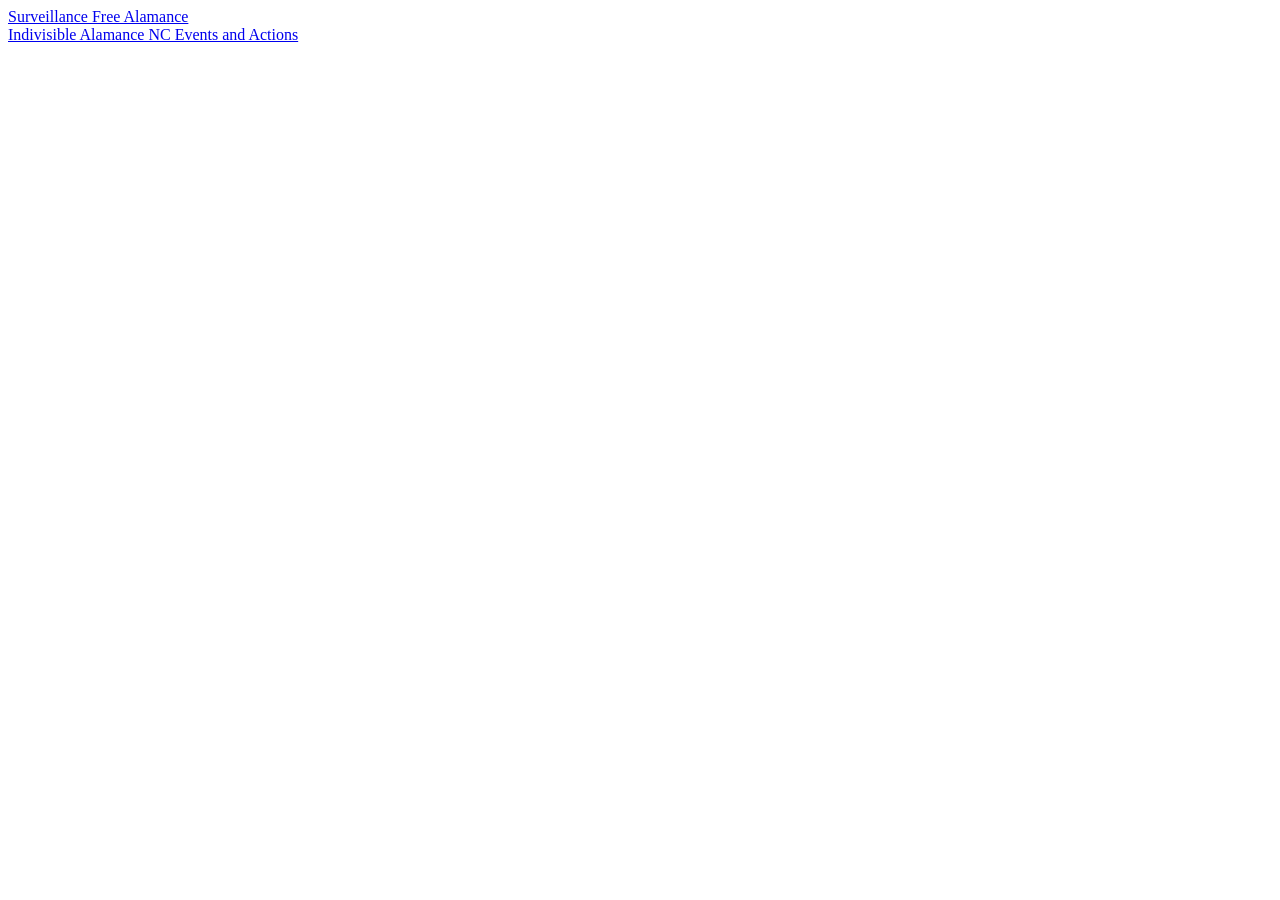
<file: index.html>
<!doctype html>
<html lang="en">
<head>
<title>AlamanceResists</title>
</head>
<body>
<a href="sfa/index.html">Surveillance Free Alamance</a><br>
<a href="https://www.mobilize.us/?org_ids=49807">Indivisible Alamance NC Events and Actions</a>
</body>
</html>
</file>
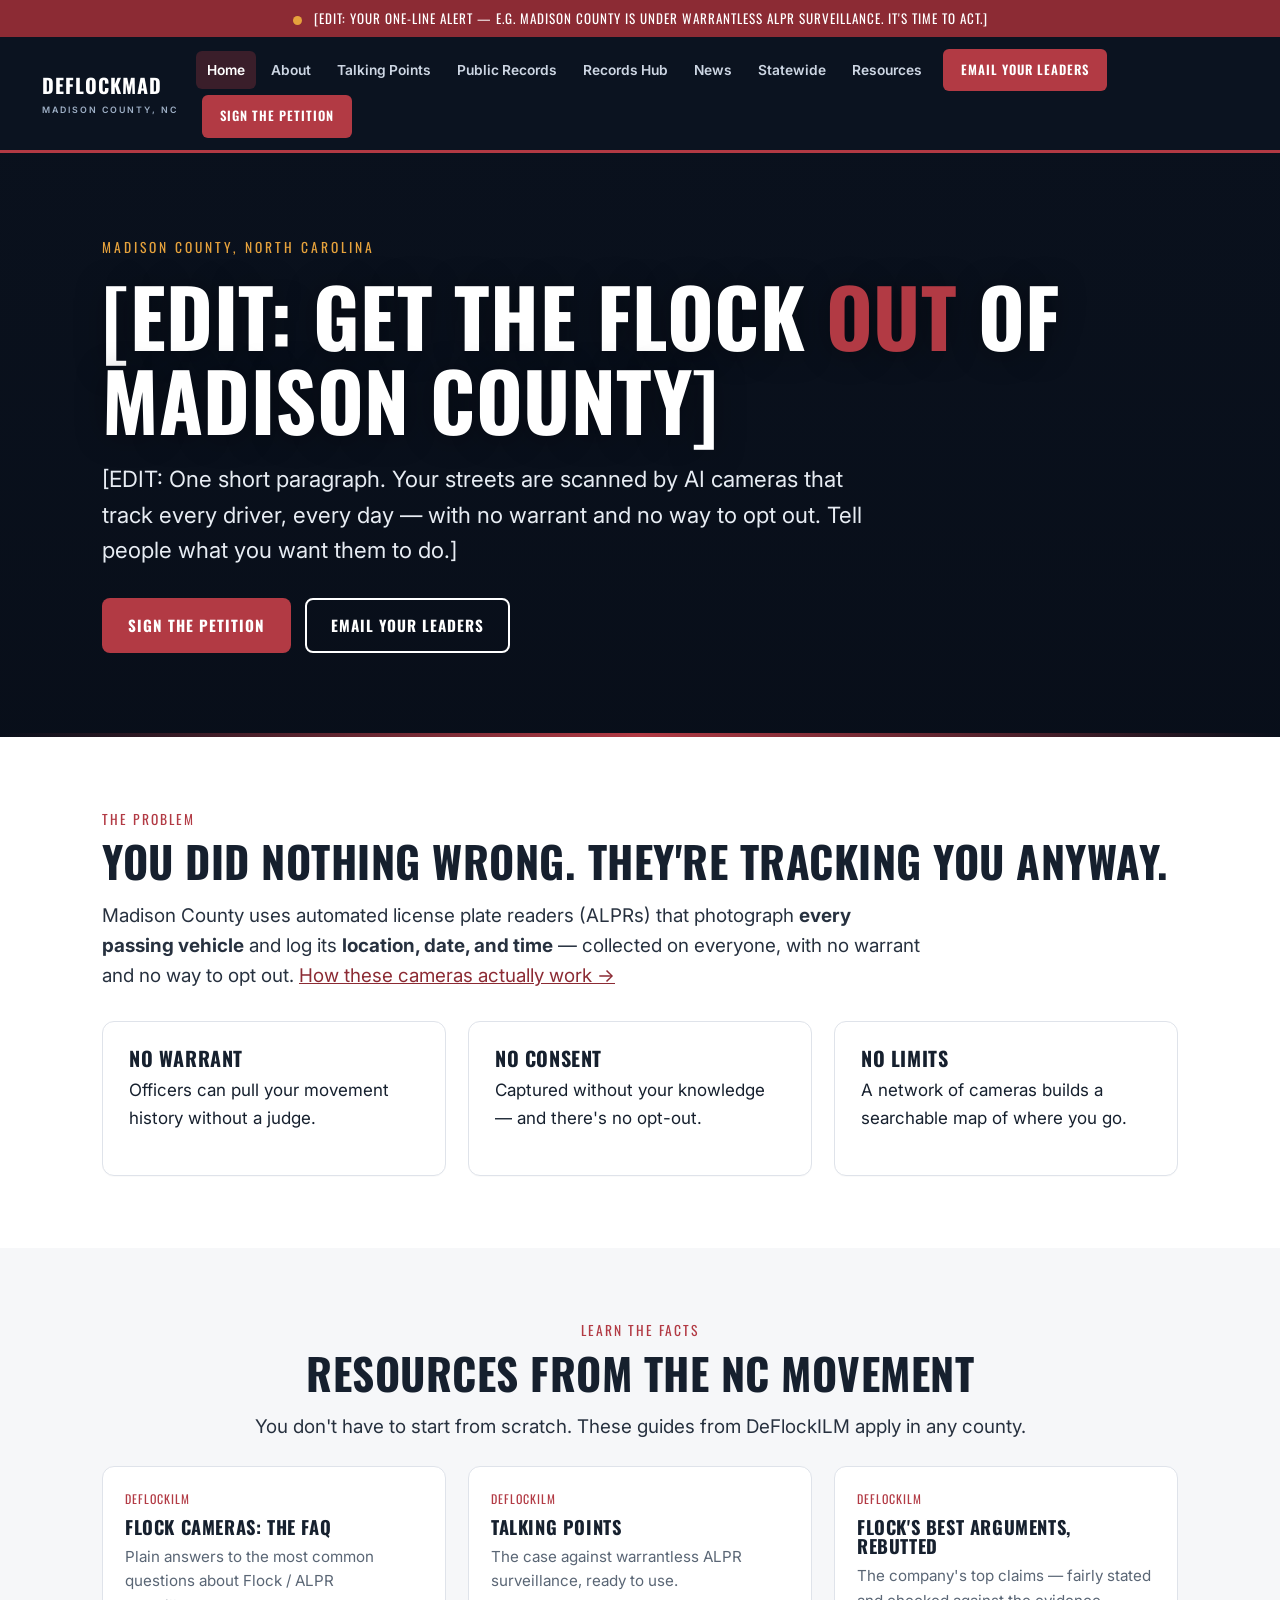
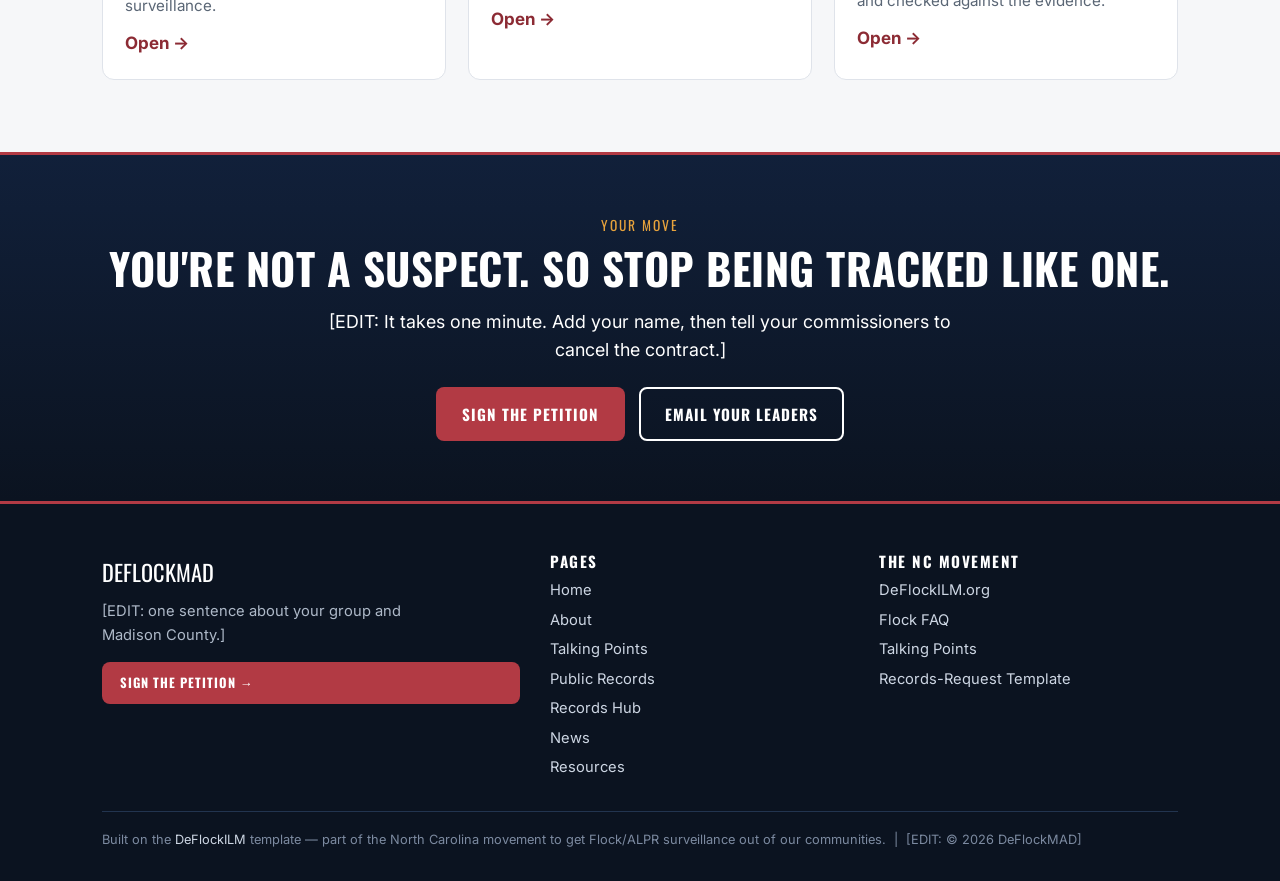
<file: sfa/index.html>
<!DOCTYPE html>
<html lang="en">

<head>
  <meta charset="utf-8">
  <meta name="viewport" content="width=device-width, initial-scale=1">
  <title>Home — Surveillance Free Alamance</title>
  <style>
    @import url('https://fonts.googleapis.com/css2?family=Oswald:wght@500;600;700&family=Inter:wght@400;500;600;700&display=optional');

    :root {
      --ink: #0b1320;
      --ink2: #11203a;
      --panel: #0f1b30;
      --red: #b23a44;
      --red-d: #8c2b34;
      --red-rgb: 178, 58, 68;
      --amber: #e6a23c;
      --paper: #f6f7f9;
      --line: #dfe3ea;
      --muted: #5a6675;
      --white: #ffffff;
      --maxw: 1120px;
      --h: 'Oswald', Impact, 'Arial Narrow Bold', sans-serif;
      --b: 'Inter', -apple-system, BlinkMacSystemFont, 'Segoe UI', Roboto, Arial, sans-serif;
    }

    * {
      box-sizing: border-box
    }

    html {
      scroll-behavior: smooth
    }

    body {
      margin: 0;
      font-family: var(--b);
      color: #16202e;
      background: var(--white);
      line-height: 1.6;
      font-size: 17px;
      -webkit-font-smoothing: antialiased
    }

    a {
      color: var(--red-d)
    }

    img {
      max-width: 100%;
      height: auto;
      display: block
    }

    h1,
    h2,
    h3,
    h4 {
      font-family: var(--h);
      font-weight: 700;
      line-height: 1.05;
      letter-spacing: .5px;
      margin: 0 0 .4em;
      text-transform: uppercase
    }

    h2 {
      font-size: clamp(1.7rem, 3.6vw, 2.7rem)
    }

    h3 {
      font-size: 1.25rem;
      letter-spacing: .6px
    }

    p {
      margin: 0 0 1em
    }

    .wrap {
      max-width: var(--maxw);
      margin: 0 auto;
      padding: 0 22px
    }

    .section {
      padding: 72px 0
    }

    .section.tight {
      padding: 48px 0
    }

    .ticker {
      background: var(--red-d);
      color: #fff;
      font-family: var(--h);
      letter-spacing: 1px;
      text-transform: uppercase;
      font-size: .82rem;
      padding: 8px 0;
      text-align: center
    }

    .ticker .dot {
      display: inline-block;
      width: 9px;
      height: 9px;
      border-radius: 50%;
      background: var(--amber);
      margin-right: 8px;
      vertical-align: middle;
      animation: blink 1.1s infinite
    }

    @keyframes blink {
      50% {
        opacity: .25
      }
    }

    .hdr {
      position: sticky;
      top: 0;
      z-index: 50;
      background: var(--ink);
      color: #fff;
      border-bottom: 3px solid var(--red)
    }

    .hdr .bar {
      display: flex;
      align-items: center;
      gap: 18px;
      padding: 12px 22px;
      max-width: 1240px;
      margin: 0 auto
    }

    .brand {
      font-family: var(--h);
      font-weight: 700;
      text-transform: uppercase;
      letter-spacing: 1px;
      color: #fff;
      text-decoration: none;
      font-size: 1.25rem;
      white-space: nowrap
    }

    .brand b {
      color: var(--red)
    }

    .brand .lab {
      display: block;
      font-family: var(--b);
      font-weight: 600;
      letter-spacing: 2px;
      font-size: .55rem;
      color: #9fb0c6;
      text-transform: uppercase;
      margin-top: 2px
    }

    .nav {
      display: flex;
      gap: 4px;
      margin-left: auto;
      flex-wrap: wrap;
      align-items: center
    }

    .nav a {
      color: #cdd6e3;
      text-decoration: none;
      font-weight: 600;
      font-size: .86rem;
      padding: 8px 11px;
      border-radius: 6px
    }

    .nav a:hover {
      color: #fff;
      background: rgba(255, 255, 255, .08)
    }

    .nav a.active {
      color: #fff;
      background: rgba(var(--red-rgb), .28)
    }

    .btn {
      display: inline-block;
      font-family: var(--h);
      text-transform: uppercase;
      letter-spacing: 1px;
      font-weight: 700;
      text-decoration: none;
      border-radius: 8px;
      padding: 13px 24px;
      font-size: .95rem;
      cursor: pointer;
      border: 2px solid transparent;
      transition: transform .08s ease
    }

    .btn:active {
      transform: translateY(1px)
    }

    .btn.red {
      background: var(--red);
      color: #fff
    }

    .btn.red:hover {
      background: var(--red-d)
    }

    .btn.ghost {
      background: transparent;
      color: #fff;
      border-color: #fff
    }

    .btn.ghost:hover {
      background: #fff;
      color: var(--ink)
    }

    .btn.dark {
      background: var(--ink);
      color: #fff
    }

    .btn.dark:hover {
      background: var(--ink2)
    }

    .btn.sm {
      padding: 9px 16px;
      font-size: .8rem
    }

    .nav .btn {
      margin-left: 6px
    }

    .hero {
      position: relative;
      color: #fff;
      background: linear-gradient(180deg, rgba(8, 14, 25, .45) 0%, rgba(8, 14, 25, .62) 45%, rgba(8, 14, 25, .9) 100%), url('https://deflockilm.org/wp-content/uploads/2026/06/Flock_Camera_Wilmington_Bridge-1.jpg') center/cover no-repeat;
      background-color: var(--ink)
    }

    .hero .wrap {
      padding-top: 84px;
      padding-bottom: 84px
    }

    .eyebrow {
      font-family: var(--h);
      text-transform: uppercase;
      letter-spacing: 3px;
      font-size: .85rem;
      color: var(--amber);
      margin-bottom: 14px
    }

    .hero h1 {
      font-size: clamp(2.6rem, 7vw, 5rem);
      margin-bottom: .25em;
      text-shadow: 0 2px 30px rgba(0, 0, 0, .4)
    }

    .hero h1 em {
      color: var(--red);
      font-style: normal
    }

    .hero .lead {
      font-size: clamp(1.05rem, 2.2vw, 1.4rem);
      max-width: 760px;
      color: #e7ecf3;
      font-family: var(--b)
    }

    .hero .cta {
      display: flex;
      gap: 14px;
      flex-wrap: wrap;
      margin-top: 30px
    }

    .scanline {
      position: absolute;
      left: 0;
      right: 0;
      bottom: 0;
      height: 4px;
      background: linear-gradient(90deg, transparent, var(--red), transparent);
      animation: scan 3.5s linear infinite
    }

    @keyframes scan {
      0% {
        transform: translateX(-60%)
      }

      100% {
        transform: translateX(60%)
      }
    }

    .phead {
      background: var(--ink);
      color: #fff;
      border-bottom: 3px solid var(--red)
    }

    .phead .wrap {
      padding: 54px 22px
    }

    .phead .eyebrow {
      margin-bottom: 10px
    }

    .phead h1 {
      font-size: clamp(2rem, 5vw, 3.4rem);
      margin: 0
    }

    .phead .lead {
      color: #cdd6e3;
      max-width: 760px;
      margin-top: 14px;
      font-size: 1.1rem
    }

    .kicker {
      font-family: var(--h);
      letter-spacing: 2px;
      text-transform: uppercase;
      color: var(--red);
      font-size: .85rem;
      margin-bottom: 8px
    }

    .lede {
      font-size: 1.18rem;
      color: #27313f;
      max-width: 820px
    }

    .dark {
      background: var(--ink);
      color: #eef2f7
    }

    .dark h2 {
      color: #fff
    }

    .dark .kicker {
      color: var(--amber)
    }

    .dark a {
      color: #ffd166
    }

    .tint {
      background: var(--paper)
    }

    .center {
      text-align: center
    }

    .center .lede {
      margin-left: auto;
      margin-right: auto
    }

    .grid {
      display: grid;
      gap: 22px
    }

    .g3 {
      grid-template-columns: repeat(3, 1fr)
    }

    .g2 {
      grid-template-columns: repeat(2, 1fr)
    }

    .card {
      background: #fff;
      border: 1px solid var(--line);
      border-radius: 12px;
      padding: 26px;
      box-shadow: 0 1px 0 rgba(0, 0, 0, .02)
    }

    .dark .card {
      background: var(--panel);
      border-color: #22344f
    }

    .card h3 {
      color: #16202e
    }

    .dark .card h3 {
      color: #fff
    }

    .card .ico {
      font-size: 1.7rem;
      margin-bottom: 6px
    }

    .stakes {
      list-style: none;
      padding: 0;
      margin: 0;
      display: grid;
      gap: 14px
    }

    .stakes li {
      display: flex;
      gap: 14px;
      align-items: flex-start;
      background: rgba(var(--red-rgb), .06);
      border-left: 4px solid var(--red);
      padding: 14px 18px;
      border-radius: 0 8px 8px 0
    }

    .dark .stakes li {
      background: rgba(var(--red-rgb), .13)
    }

    .stakes .x {
      color: var(--red);
      font-weight: 800;
      font-family: var(--h);
      font-size: 1.2rem;
      line-height: 1.4
    }

    .wins {
      list-style: none;
      padding: 0;
      margin: 0;
      display: grid;
      gap: 14px
    }

    .wins li {
      display: flex;
      gap: 14px;
      align-items: flex-start;
      background: rgba(46, 196, 138, .10);
      border-left: 4px solid #18a558;
      padding: 14px 18px;
      border-radius: 0 8px 8px 0
    }

    .wins .c {
      color: #0e7a40;
      font-weight: 800;
      font-size: 1.1rem
    }

    .auth {
      display: grid;
      grid-template-columns: repeat(4, 1fr);
      gap: 18px;
      margin-top: 18px
    }

    .auth div {
      text-align: center;
      padding: 16px;
      border: 1px solid #22344f;
      border-radius: 10px;
      background: var(--panel)
    }

    .auth .big {
      font-family: var(--h);
      font-size: 1.5rem;
      color: #fff;
      display: block;
      margin-bottom: 4px
    }

    .auth small {
      color: #9fb0c6
    }

    .steps {
      display: grid;
      grid-template-columns: repeat(3, 1fr);
      gap: 22px
    }

    .step {
      background: #fff;
      border: 1px solid var(--line);
      border-radius: 12px;
      padding: 26px;
      position: relative
    }

    .step .n {
      font-family: var(--h);
      font-size: 1rem;
      background: var(--red);
      color: #fff;
      width: 38px;
      height: 38px;
      border-radius: 50%;
      display: grid;
      place-items: center;
      margin-bottom: 12px
    }

    .tp {
      display: grid;
      gap: 18px
    }

    .tp .card {
      padding: 24px 26px
    }

    .tp h3 {
      display: flex;
      gap: 12px;
      align-items: baseline
    }

    .tp h3 .badge {
      font-family: var(--h);
      background: var(--ink);
      color: #fff;
      border-radius: 8px;
      padding: 2px 12px;
      font-size: 1rem
    }

    .tp ul {
      margin: .4em 0 0;
      padding-left: 1.1em
    }

    .tp li {
      margin: .35em 0
    }

    .doclist {
      display: grid;
      gap: 12px
    }

    .doc {
      display: flex;
      align-items: center;
      gap: 14px;
      background: #fff;
      border: 1px solid var(--line);
      border-radius: 10px;
      padding: 16px 20px;
      text-decoration: none;
      color: #16202e;
      font-weight: 600
    }

    .doc:hover {
      border-color: var(--red);
      box-shadow: 0 4px 16px rgba(0, 0, 0, .06)
    }

    .doc .pdf {
      font-family: var(--h);
      background: var(--red);
      color: #fff;
      border-radius: 6px;
      padding: 4px 10px;
      font-size: .8rem;
      letter-spacing: 1px
    }

    .doc .arr {
      margin-left: auto;
      color: var(--red);
      font-weight: 800
    }

    .linkcard {
      display: block;
      background: #fff;
      border: 1px solid var(--line);
      border-radius: 12px;
      padding: 22px;
      text-decoration: none;
      color: #16202e;
      height: 100%
    }

    .linkcard:hover {
      border-color: var(--red);
      box-shadow: 0 6px 20px rgba(0, 0, 0, .07)
    }

    .linkcard .src {
      font-family: var(--h);
      letter-spacing: 1px;
      text-transform: uppercase;
      font-size: .75rem;
      color: var(--red);
      margin-bottom: 8px
    }

    .linkcard h3 {
      font-size: 1.15rem;
      margin: 0
    }

    .linkcard p {
      color: var(--muted);
      font-size: .95rem;
      margin: .6em 0 0
    }

    .linkcard .go {
      margin-top: 12px;
      font-weight: 700;
      color: var(--red-d)
    }

    /* keep white cards readable inside dark sections (override .dark a amber) */
    .dark .linkcard {
      color: #16202e
    }

    .dark .linkcard h3 {
      color: #16202e
    }

    .dark .linkcard .src {
      color: var(--red)
    }

    .dark .linkcard .go {
      color: var(--red-d)
    }

    .reps {
      display: grid;
      grid-template-columns: repeat(2, 1fr);
      gap: 16px
    }

    .rep {
      display: flex;
      align-items: center;
      gap: 16px;
      background: #fff;
      border: 1px solid var(--line);
      border-radius: 12px;
      padding: 18px 20px
    }

    .rep .who {
      flex: 1
    }

    .rep .who b {
      font-family: var(--h);
      font-size: 1.2rem;
      letter-spacing: .5px;
      display: block
    }

    .rep .who span {
      color: var(--muted);
      font-size: .9rem
    }

    .script {
      background: var(--panel);
      color: #dfe7f2;
      border-radius: 12px;
      padding: 26px;
      white-space: pre-wrap;
      font-family: 'Inter', monospace;
      font-size: .93rem;
      line-height: 1.7;
      border: 1px solid #22344f
    }

    .pull {
      border-left: 5px solid var(--red);
      padding: 6px 0 6px 22px;
      font-family: var(--h);
      font-size: 1.4rem;
      text-transform: uppercase;
      letter-spacing: .5px;
      color: #16202e
    }

    .dark .pull {
      color: #fff
    }

    .videos {
      display: grid;
      grid-template-columns: 1fr 1fr;
      gap: 20px
    }

    .vid {
      position: relative;
      padding-top: 56.25%;
      border-radius: 12px;
      overflow: hidden;
      border: 1px solid #22344f
    }

    .vid iframe {
      position: absolute;
      inset: 0;
      width: 100%;
      height: 100%;
      border: 0
    }

    /* article / posts */
    .article {
      padding: 56px 0
    }

    .prose {
      max-width: 760px;
      margin: 0 auto;
      font-size: 1.08rem
    }

    .prose p {
      margin: 0 0 1.1em
    }

    .prose h3 {
      font-size: 1.4rem;
      margin: 1.6em 0 .5em;
      color: #16202e
    }

    .prose a {
      color: var(--red-d);
      font-weight: 600
    }

    .prose ul {
      padding-left: 1.2em;
      margin: 0 0 1.2em
    }

    .prose li {
      margin: .45em 0
    }

    .prose blockquote {
      margin: 1.4em 0;
      padding: 16px 22px;
      background: var(--paper);
      border-left: 5px solid var(--red);
      font-style: italic;
      color: #33414f;
      border-radius: 0 8px 8px 0
    }

    .prose figure {
      margin: 1.6em 0
    }

    .prose figure img {
      border-radius: 12px;
      border: 1px solid var(--line);
      margin: 0 auto
    }

    .prose figcaption {
      font-size: .85rem;
      color: var(--muted);
      margin-top: 8px;
      text-align: center;
      font-style: italic
    }

    .prose table {
      width: 100%;
      border-collapse: collapse;
      margin: 1.4em 0;
      font-size: .98rem
    }

    .prose th,
    .prose td {
      border: 1px solid var(--line);
      padding: 10px 14px;
      text-align: left
    }

    .prose th {
      background: var(--ink);
      color: #fff;
      font-family: var(--h);
      letter-spacing: .5px;
      font-weight: 600
    }

    .prose tbody tr:nth-child(even) {
      background: var(--paper)
    }

    .prose td:last-child {
      text-align: right;
      font-variant-numeric: tabular-nums;
      font-weight: 600
    }

    .postmeta {
      display: flex;
      gap: 14px;
      align-items: center;
      color: #9fb0c6;
      font-size: .9rem;
      margin-bottom: 6px;
      font-family: var(--h);
      letter-spacing: 1px;
      text-transform: uppercase
    }

    .callout {
      background: var(--panel);
      color: #dfe7f2;
      border-radius: 12px;
      padding: 22px 26px;
      border: 1px solid #22344f;
      margin: 1.8em 0
    }

    .callout a {
      color: #ffd166;
      font-weight: 700
    }

    .callout .cta {
      display: flex;
      gap: 12px;
      flex-wrap: wrap;
      margin-top: 14px
    }

    .backlink {
      display: inline-block;
      margin-bottom: 18px;
      color: #cdd6e3;
      text-decoration: none;
      font-weight: 600;
      font-family: var(--h);
      letter-spacing: 1px;
      font-size: .85rem;
      text-transform: uppercase
    }

    .backlink:hover {
      color: #fff
    }

    .band {
      background: linear-gradient(180deg, var(--ink2), var(--ink));
      color: #fff;
      text-align: center;
      border-top: 3px solid var(--red);
      border-bottom: 3px solid var(--red)
    }

    .band h2 {
      color: #fff
    }

    .band .kicker {
      color: var(--amber) !important
    }

    .band .wrap {
      padding: 60px 22px
    }

    .band .cta {
      display: flex;
      gap: 14px;
      justify-content: center;
      flex-wrap: wrap;
      margin-top: 22px
    }

    .band .btn.ghost {
      border-color: #fff
    }

    .foot {
      background: var(--ink);
      color: #aeb9c8;
      font-size: .92rem
    }

    .foot .wrap {
      padding: 50px 22px 30px
    }

    .foot .cols {
      display: grid;
      grid-template-columns: 1.4fr 1fr 1fr;
      gap: 30px
    }

    .foot a {
      color: #cdd6e3;
      text-decoration: none;
      display: block;
      padding: 3px 0
    }

    .foot a:hover {
      color: #fff
    }

    .foot h4 {
      color: #fff;
      font-size: .95rem;
      letter-spacing: 1.5px
    }

    .foot .big {
      font-family: var(--h);
      font-size: 1.4rem;
      color: #fff;
      text-transform: uppercase
    }

    .foot .big b {
      color: var(--red)
    }

    .foot .legal {
      border-top: 1px solid #22344f;
      margin-top: 28px;
      padding-top: 18px;
      color: #7c8aa0;
      font-size: .8rem
    }

    @media(max-width:900px) {

      .g3,
      .g2,
      .steps,
      .auth,
      .reps,
      .videos,
      .foot .cols {
        grid-template-columns: 1fr
      }

      .auth {
        grid-template-columns: 1fr 1fr
      }

      .nav {
        width: 100%;
        flex-wrap: wrap;
        justify-content: center;
        margin-top: 8px
      }

      .nav .btn {
        margin: 6px 4px 0
      }

      .hdr .bar {
        flex-wrap: wrap;
        justify-content: center;
        text-align: center
      }
    }

    /* ============================================================
   WORDPRESS THEME RESET
   Hides the theme's own header/footer and removes the narrow
   content column so the DeFlockILM design fills the page.
   (Use this when "Blank Canvas" isn't available to select.)
   ============================================================ */
    .wp-block-template-part,
    header.wp-block-template-part,
    footer.wp-block-template-part,
    .wp-block-site-title,
    .wp-block-site-tagline,
    .wp-block-navigation,
    .site-header,
    .site-footer,
    #masthead,
    #colophon,
    header#header,
    .site-branding,
    .main-navigation,
    .wp-block-group.alignfull.has-global-padding:first-child {
      display: none !important;
    }

    .wp-site-blocks,
    main,
    .wp-block-post-content,
    .entry-content,
    .is-layout-constrained,
    .is-layout-flow {
      max-width: none !important;
      margin-left: 0 !important;
      margin-right: 0 !important;
      padding-left: 0 !important;
      padding-right: 0 !important;
    }

    .wp-site-blocks {
      padding-top: 0 !important;
    }

    .wp-block-post-content>*,
    .entry-content>* {
      max-width: none !important;
    }

    .wp-block-post-title,
    .entry-title {
      display: none !important;
    }

    .wp-block-post-featured-image,
    figure.wp-block-post-featured-image,
    .post-thumbnail,
    .wp-post-image,
    .attachment-post-thumbnail {
      display: none !important;
    }
  </style>
</head>

<body>
  <div class="ticker"><span class="dot"></span> [EDIT: your one-line alert — e.g. Madison County is under warrantless
    ALPR surveillance. It's time to act.]</div>
  <header class="hdr">
    <div class="bar">
      <a class="brand" href="index.html">DeFlockMAD<span class="lab">Madison County, NC</span></a>
      <nav class="nav"><a href="index.html" class="active">Home</a><a href="about.html">About</a><a
          href="talking-points.html">Talking Points</a><a href="public-records.html">Public Records</a><a
          href="records-hub.html">Records Hub</a><a href="news.html">News</a><a
          href="https://deflockilm.org/flock-in-north-carolina/" target="_blank" rel="noopener">Statewide</a><a
          href="resources.html">Resources</a>
        <a class="btn red sm" href="email.html">Email Your Leaders</a>
        <a class="btn red sm" href="https://www.change.org/YOUR-PETITION" target="_blank" rel="noopener">Sign the
          Petition</a>
      </nav>
    </div>
  </header>
  <section class="hero">
    <div class="wrap">
      <div class="eyebrow">Madison County, North Carolina</div>
      <h1>[EDIT: Get the Flock <em>Out</em> of Madison County]</h1>
      <p class="lead">[EDIT: One short paragraph. Your streets are scanned by AI cameras that track every driver, every
        day — with no warrant and no way to opt out. Tell people what you want them to do.]</p>
      <div class="cta">
        <a class="btn red" href="https://www.change.org/YOUR-PETITION" target="_blank" rel="noopener">Sign the
          Petition</a>
        <a class="btn ghost" href="email.html">Email Your Leaders</a>
      </div>
    </div>
    <div class="scanline"></div>
  </section>

  <section class="section">
    <div class="wrap">
      <div class="kicker">The problem</div>
      <h2>You did nothing wrong. They're tracking you anyway.</h2>
      <p class="lede">Madison County uses automated license plate readers (ALPRs) that photograph <b>every passing
          vehicle</b> and log its <b>location, date, and time</b> — collected on everyone, with no warrant and no way to
        opt out. <a href="https://deflockilm.org/how-flock-cameras-work/" target="_blank" rel="noopener">How these
          cameras actually work &#8594;</a></p>
      <div class="grid g3" style="margin-top:30px">
        <div class="card">
          <h3>No Warrant</h3>
          <p>Officers can pull your movement history without a judge.</p>
        </div>
        <div class="card">
          <h3>No Consent</h3>
          <p>Captured without your knowledge — and there's no opt-out.</p>
        </div>
        <div class="card">
          <h3>No Limits</h3>
          <p>A network of cameras builds a searchable map of where you go.</p>
        </div>
      </div>
    </div>
  </section>

  <section class="section tint">
    <div class="wrap center">
      <div class="kicker">Learn the facts</div>
      <h2>Resources from the NC movement</h2>
      <p class="lede">You don't have to start from scratch. These guides from DeFlockILM apply in any county.</p>
      <div class="grid g3" style="margin-top:24px;text-align:left">
        <a class="linkcard" href="https://deflockilm.org/faq/" target="_blank" rel="noopener">
          <div class="src">DeFlockILM</div>
          <h3>Flock cameras: the FAQ</h3>
          <p>Plain answers to the most common questions about Flock / ALPR surveillance.</p>
          <div class="go">Open &#8594;</div>
        </a>
        <a class="linkcard" href="https://deflockilm.org/talking-points-against-flock-ai-alpr-cameras/" target="_blank"
          rel="noopener">
          <div class="src">DeFlockILM</div>
          <h3>Talking points</h3>
          <p>The case against warrantless ALPR surveillance, ready to use.</p>
          <div class="go">Open &#8594;</div>
        </a>
        <a class="linkcard" href="https://deflockilm.org/flock-safety-arguments-wilmington/" target="_blank"
          rel="noopener">
          <div class="src">DeFlockILM</div>
          <h3>Flock's best arguments, rebutted</h3>
          <p>The company's top claims — fairly stated and checked against the evidence.</p>
          <div class="go">Open &#8594;</div>
        </a>
      </div>
    </div>
  </section>

  <section class="band">
    <div class="wrap">
      <div class="kicker">Your move</div>
      <h2>You're not a suspect. So stop being tracked like one.</h2>
      <p style="max-width:640px;margin:0 auto;font-size:1.12rem">[EDIT: It takes one minute. Add your name, then tell
        your commissioners to cancel the contract.]</p>
      <div class="cta">
        <a class="btn red" href="https://www.change.org/YOUR-PETITION" target="_blank" rel="noopener">Sign the
          Petition</a>
        <a class="btn ghost" href="email.html">Email Your Leaders</a>
      </div>
    </div>
  </section>
  <footer class="foot">
    <div class="wrap">
      <div class="cols">
        <div>
          <div class="big">DeFlockMAD</div>
          <p style="margin-top:10px;max-width:340px">[EDIT: one sentence about your group and Madison County.]</p>
          <a class="btn red sm" href="https://www.change.org/YOUR-PETITION" target="_blank" rel="noopener"
            style="margin-top:6px">Sign the Petition &#8594;</a>
        </div>
        <div>
          <h4>Pages</h4>
          <a href="index.html">Home</a><a href="about.html">About</a><a href="talking-points.html">Talking Points</a><a
            href="public-records.html">Public Records</a><a href="records-hub.html">Records Hub</a><a
            href="news.html">News</a><a href="resources.html">Resources</a>
        </div>
        <div>
          <h4>The NC Movement</h4>
          <a href="https://deflockilm.org" target="_blank" rel="noopener">DeFlockILM.org</a>
          <a href="https://deflockilm.org/faq/" target="_blank" rel="noopener">Flock FAQ</a>
          <a href="https://deflockilm.org/talking-points-against-flock-ai-alpr-cameras/" target="_blank"
            rel="noopener">Talking Points</a>
          <a href="https://deflockilm.org/nc-records-repository/" target="_blank" rel="noopener">Records-Request
            Template</a>
        </div>
      </div>
      <div class="legal">Built on the <a href="https://deflockilm.org" target="_blank" rel="noopener"
          style="display:inline">DeFlockILM</a> template &mdash; part of the North Carolina movement to get Flock/ALPR
        surveillance out of our communities. &nbsp;|&nbsp; [EDIT: &copy; 2026 DeFlockMAD]</div>
    </div>
  </footer>
</body>

</html>
</file>
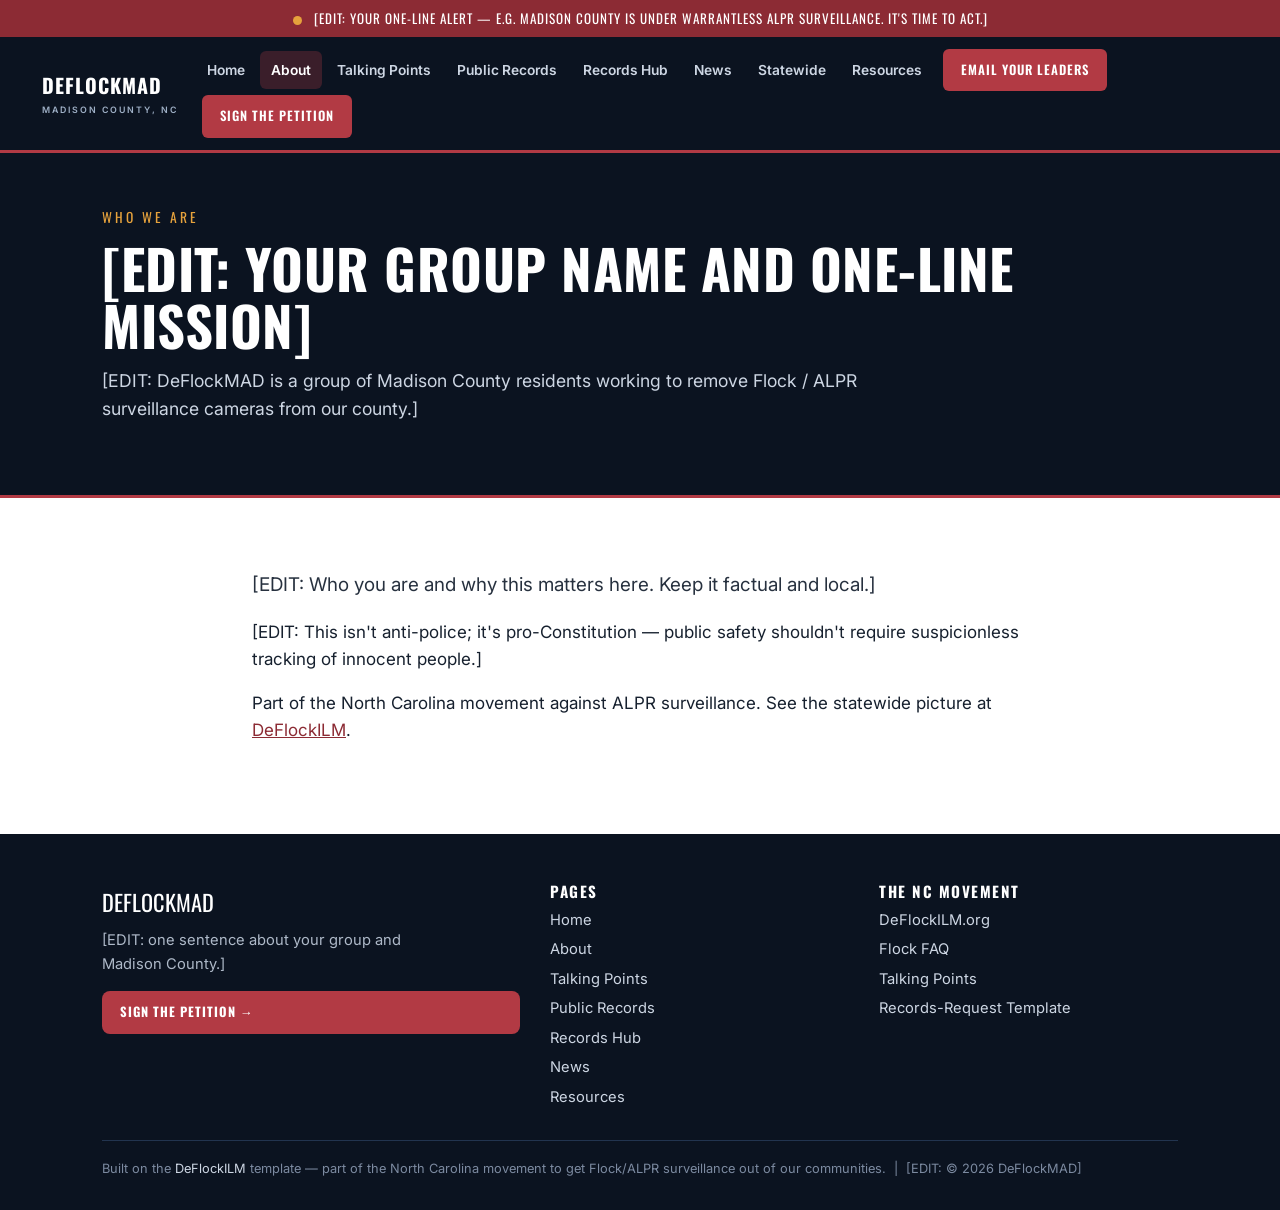
<file: sfa/about.html>
<!DOCTYPE html>
<html lang="en">

<head>
  <meta charset="utf-8">
  <meta name="viewport" content="width=device-width, initial-scale=1">
  <title>About — DeFlockMAD</title>
  <style>
    @import url('https://fonts.googleapis.com/css2?family=Oswald:wght@500;600;700&family=Inter:wght@400;500;600;700&display=optional');

    :root {
      --ink: #0b1320;
      --ink2: #11203a;
      --panel: #0f1b30;
      --red: #b23a44;
      --red-d: #8c2b34;
      --red-rgb: 178, 58, 68;
      --amber: #e6a23c;
      --paper: #f6f7f9;
      --line: #dfe3ea;
      --muted: #5a6675;
      --white: #ffffff;
      --maxw: 1120px;
      --h: 'Oswald', Impact, 'Arial Narrow Bold', sans-serif;
      --b: 'Inter', -apple-system, BlinkMacSystemFont, 'Segoe UI', Roboto, Arial, sans-serif;
    }

    * {
      box-sizing: border-box
    }

    html {
      scroll-behavior: smooth
    }

    body {
      margin: 0;
      font-family: var(--b);
      color: #16202e;
      background: var(--white);
      line-height: 1.6;
      font-size: 17px;
      -webkit-font-smoothing: antialiased
    }

    a {
      color: var(--red-d)
    }

    img {
      max-width: 100%;
      height: auto;
      display: block
    }

    h1,
    h2,
    h3,
    h4 {
      font-family: var(--h);
      font-weight: 700;
      line-height: 1.05;
      letter-spacing: .5px;
      margin: 0 0 .4em;
      text-transform: uppercase
    }

    h2 {
      font-size: clamp(1.7rem, 3.6vw, 2.7rem)
    }

    h3 {
      font-size: 1.25rem;
      letter-spacing: .6px
    }

    p {
      margin: 0 0 1em
    }

    .wrap {
      max-width: var(--maxw);
      margin: 0 auto;
      padding: 0 22px
    }

    .section {
      padding: 72px 0
    }

    .section.tight {
      padding: 48px 0
    }

    .ticker {
      background: var(--red-d);
      color: #fff;
      font-family: var(--h);
      letter-spacing: 1px;
      text-transform: uppercase;
      font-size: .82rem;
      padding: 8px 0;
      text-align: center
    }

    .ticker .dot {
      display: inline-block;
      width: 9px;
      height: 9px;
      border-radius: 50%;
      background: var(--amber);
      margin-right: 8px;
      vertical-align: middle;
      animation: blink 1.1s infinite
    }

    @keyframes blink {
      50% {
        opacity: .25
      }
    }

    .hdr {
      position: sticky;
      top: 0;
      z-index: 50;
      background: var(--ink);
      color: #fff;
      border-bottom: 3px solid var(--red)
    }

    .hdr .bar {
      display: flex;
      align-items: center;
      gap: 18px;
      padding: 12px 22px;
      max-width: 1240px;
      margin: 0 auto
    }

    .brand {
      font-family: var(--h);
      font-weight: 700;
      text-transform: uppercase;
      letter-spacing: 1px;
      color: #fff;
      text-decoration: none;
      font-size: 1.25rem;
      white-space: nowrap
    }

    .brand b {
      color: var(--red)
    }

    .brand .lab {
      display: block;
      font-family: var(--b);
      font-weight: 600;
      letter-spacing: 2px;
      font-size: .55rem;
      color: #9fb0c6;
      text-transform: uppercase;
      margin-top: 2px
    }

    .nav {
      display: flex;
      gap: 4px;
      margin-left: auto;
      flex-wrap: wrap;
      align-items: center
    }

    .nav a {
      color: #cdd6e3;
      text-decoration: none;
      font-weight: 600;
      font-size: .86rem;
      padding: 8px 11px;
      border-radius: 6px
    }

    .nav a:hover {
      color: #fff;
      background: rgba(255, 255, 255, .08)
    }

    .nav a.active {
      color: #fff;
      background: rgba(var(--red-rgb), .28)
    }

    .btn {
      display: inline-block;
      font-family: var(--h);
      text-transform: uppercase;
      letter-spacing: 1px;
      font-weight: 700;
      text-decoration: none;
      border-radius: 8px;
      padding: 13px 24px;
      font-size: .95rem;
      cursor: pointer;
      border: 2px solid transparent;
      transition: transform .08s ease
    }

    .btn:active {
      transform: translateY(1px)
    }

    .btn.red {
      background: var(--red);
      color: #fff
    }

    .btn.red:hover {
      background: var(--red-d)
    }

    .btn.ghost {
      background: transparent;
      color: #fff;
      border-color: #fff
    }

    .btn.ghost:hover {
      background: #fff;
      color: var(--ink)
    }

    .btn.dark {
      background: var(--ink);
      color: #fff
    }

    .btn.dark:hover {
      background: var(--ink2)
    }

    .btn.sm {
      padding: 9px 16px;
      font-size: .8rem
    }

    .nav .btn {
      margin-left: 6px
    }

    .hero {
      position: relative;
      color: #fff;
      background: linear-gradient(180deg, rgba(8, 14, 25, .45) 0%, rgba(8, 14, 25, .62) 45%, rgba(8, 14, 25, .9) 100%), url('https://deflockilm.org/wp-content/uploads/2026/06/Flock_Camera_Wilmington_Bridge-1.jpg') center/cover no-repeat;
      background-color: var(--ink)
    }

    .hero .wrap {
      padding-top: 84px;
      padding-bottom: 84px
    }

    .eyebrow {
      font-family: var(--h);
      text-transform: uppercase;
      letter-spacing: 3px;
      font-size: .85rem;
      color: var(--amber);
      margin-bottom: 14px
    }

    .hero h1 {
      font-size: clamp(2.6rem, 7vw, 5rem);
      margin-bottom: .25em;
      text-shadow: 0 2px 30px rgba(0, 0, 0, .4)
    }

    .hero h1 em {
      color: var(--red);
      font-style: normal
    }

    .hero .lead {
      font-size: clamp(1.05rem, 2.2vw, 1.4rem);
      max-width: 760px;
      color: #e7ecf3;
      font-family: var(--b)
    }

    .hero .cta {
      display: flex;
      gap: 14px;
      flex-wrap: wrap;
      margin-top: 30px
    }

    .scanline {
      position: absolute;
      left: 0;
      right: 0;
      bottom: 0;
      height: 4px;
      background: linear-gradient(90deg, transparent, var(--red), transparent);
      animation: scan 3.5s linear infinite
    }

    @keyframes scan {
      0% {
        transform: translateX(-60%)
      }

      100% {
        transform: translateX(60%)
      }
    }

    .phead {
      background: var(--ink);
      color: #fff;
      border-bottom: 3px solid var(--red)
    }

    .phead .wrap {
      padding: 54px 22px
    }

    .phead .eyebrow {
      margin-bottom: 10px
    }

    .phead h1 {
      font-size: clamp(2rem, 5vw, 3.4rem);
      margin: 0
    }

    .phead .lead {
      color: #cdd6e3;
      max-width: 760px;
      margin-top: 14px;
      font-size: 1.1rem
    }

    .kicker {
      font-family: var(--h);
      letter-spacing: 2px;
      text-transform: uppercase;
      color: var(--red);
      font-size: .85rem;
      margin-bottom: 8px
    }

    .lede {
      font-size: 1.18rem;
      color: #27313f;
      max-width: 820px
    }

    .dark {
      background: var(--ink);
      color: #eef2f7
    }

    .dark h2 {
      color: #fff
    }

    .dark .kicker {
      color: var(--amber)
    }

    .dark a {
      color: #ffd166
    }

    .tint {
      background: var(--paper)
    }

    .center {
      text-align: center
    }

    .center .lede {
      margin-left: auto;
      margin-right: auto
    }

    .grid {
      display: grid;
      gap: 22px
    }

    .g3 {
      grid-template-columns: repeat(3, 1fr)
    }

    .g2 {
      grid-template-columns: repeat(2, 1fr)
    }

    .card {
      background: #fff;
      border: 1px solid var(--line);
      border-radius: 12px;
      padding: 26px;
      box-shadow: 0 1px 0 rgba(0, 0, 0, .02)
    }

    .dark .card {
      background: var(--panel);
      border-color: #22344f
    }

    .card h3 {
      color: #16202e
    }

    .dark .card h3 {
      color: #fff
    }

    .card .ico {
      font-size: 1.7rem;
      margin-bottom: 6px
    }

    .stakes {
      list-style: none;
      padding: 0;
      margin: 0;
      display: grid;
      gap: 14px
    }

    .stakes li {
      display: flex;
      gap: 14px;
      align-items: flex-start;
      background: rgba(var(--red-rgb), .06);
      border-left: 4px solid var(--red);
      padding: 14px 18px;
      border-radius: 0 8px 8px 0
    }

    .dark .stakes li {
      background: rgba(var(--red-rgb), .13)
    }

    .stakes .x {
      color: var(--red);
      font-weight: 800;
      font-family: var(--h);
      font-size: 1.2rem;
      line-height: 1.4
    }

    .wins {
      list-style: none;
      padding: 0;
      margin: 0;
      display: grid;
      gap: 14px
    }

    .wins li {
      display: flex;
      gap: 14px;
      align-items: flex-start;
      background: rgba(46, 196, 138, .10);
      border-left: 4px solid #18a558;
      padding: 14px 18px;
      border-radius: 0 8px 8px 0
    }

    .wins .c {
      color: #0e7a40;
      font-weight: 800;
      font-size: 1.1rem
    }

    .auth {
      display: grid;
      grid-template-columns: repeat(4, 1fr);
      gap: 18px;
      margin-top: 18px
    }

    .auth div {
      text-align: center;
      padding: 16px;
      border: 1px solid #22344f;
      border-radius: 10px;
      background: var(--panel)
    }

    .auth .big {
      font-family: var(--h);
      font-size: 1.5rem;
      color: #fff;
      display: block;
      margin-bottom: 4px
    }

    .auth small {
      color: #9fb0c6
    }

    .steps {
      display: grid;
      grid-template-columns: repeat(3, 1fr);
      gap: 22px
    }

    .step {
      background: #fff;
      border: 1px solid var(--line);
      border-radius: 12px;
      padding: 26px;
      position: relative
    }

    .step .n {
      font-family: var(--h);
      font-size: 1rem;
      background: var(--red);
      color: #fff;
      width: 38px;
      height: 38px;
      border-radius: 50%;
      display: grid;
      place-items: center;
      margin-bottom: 12px
    }

    .tp {
      display: grid;
      gap: 18px
    }

    .tp .card {
      padding: 24px 26px
    }

    .tp h3 {
      display: flex;
      gap: 12px;
      align-items: baseline
    }

    .tp h3 .badge {
      font-family: var(--h);
      background: var(--ink);
      color: #fff;
      border-radius: 8px;
      padding: 2px 12px;
      font-size: 1rem
    }

    .tp ul {
      margin: .4em 0 0;
      padding-left: 1.1em
    }

    .tp li {
      margin: .35em 0
    }

    .doclist {
      display: grid;
      gap: 12px
    }

    .doc {
      display: flex;
      align-items: center;
      gap: 14px;
      background: #fff;
      border: 1px solid var(--line);
      border-radius: 10px;
      padding: 16px 20px;
      text-decoration: none;
      color: #16202e;
      font-weight: 600
    }

    .doc:hover {
      border-color: var(--red);
      box-shadow: 0 4px 16px rgba(0, 0, 0, .06)
    }

    .doc .pdf {
      font-family: var(--h);
      background: var(--red);
      color: #fff;
      border-radius: 6px;
      padding: 4px 10px;
      font-size: .8rem;
      letter-spacing: 1px
    }

    .doc .arr {
      margin-left: auto;
      color: var(--red);
      font-weight: 800
    }

    .linkcard {
      display: block;
      background: #fff;
      border: 1px solid var(--line);
      border-radius: 12px;
      padding: 22px;
      text-decoration: none;
      color: #16202e;
      height: 100%
    }

    .linkcard:hover {
      border-color: var(--red);
      box-shadow: 0 6px 20px rgba(0, 0, 0, .07)
    }

    .linkcard .src {
      font-family: var(--h);
      letter-spacing: 1px;
      text-transform: uppercase;
      font-size: .75rem;
      color: var(--red);
      margin-bottom: 8px
    }

    .linkcard h3 {
      font-size: 1.15rem;
      margin: 0
    }

    .linkcard p {
      color: var(--muted);
      font-size: .95rem;
      margin: .6em 0 0
    }

    .linkcard .go {
      margin-top: 12px;
      font-weight: 700;
      color: var(--red-d)
    }

    /* keep white cards readable inside dark sections (override .dark a amber) */
    .dark .linkcard {
      color: #16202e
    }

    .dark .linkcard h3 {
      color: #16202e
    }

    .dark .linkcard .src {
      color: var(--red)
    }

    .dark .linkcard .go {
      color: var(--red-d)
    }

    .reps {
      display: grid;
      grid-template-columns: repeat(2, 1fr);
      gap: 16px
    }

    .rep {
      display: flex;
      align-items: center;
      gap: 16px;
      background: #fff;
      border: 1px solid var(--line);
      border-radius: 12px;
      padding: 18px 20px
    }

    .rep .who {
      flex: 1
    }

    .rep .who b {
      font-family: var(--h);
      font-size: 1.2rem;
      letter-spacing: .5px;
      display: block
    }

    .rep .who span {
      color: var(--muted);
      font-size: .9rem
    }

    .script {
      background: var(--panel);
      color: #dfe7f2;
      border-radius: 12px;
      padding: 26px;
      white-space: pre-wrap;
      font-family: 'Inter', monospace;
      font-size: .93rem;
      line-height: 1.7;
      border: 1px solid #22344f
    }

    .pull {
      border-left: 5px solid var(--red);
      padding: 6px 0 6px 22px;
      font-family: var(--h);
      font-size: 1.4rem;
      text-transform: uppercase;
      letter-spacing: .5px;
      color: #16202e
    }

    .dark .pull {
      color: #fff
    }

    .videos {
      display: grid;
      grid-template-columns: 1fr 1fr;
      gap: 20px
    }

    .vid {
      position: relative;
      padding-top: 56.25%;
      border-radius: 12px;
      overflow: hidden;
      border: 1px solid #22344f
    }

    .vid iframe {
      position: absolute;
      inset: 0;
      width: 100%;
      height: 100%;
      border: 0
    }

    /* article / posts */
    .article {
      padding: 56px 0
    }

    .prose {
      max-width: 760px;
      margin: 0 auto;
      font-size: 1.08rem
    }

    .prose p {
      margin: 0 0 1.1em
    }

    .prose h3 {
      font-size: 1.4rem;
      margin: 1.6em 0 .5em;
      color: #16202e
    }

    .prose a {
      color: var(--red-d);
      font-weight: 600
    }

    .prose ul {
      padding-left: 1.2em;
      margin: 0 0 1.2em
    }

    .prose li {
      margin: .45em 0
    }

    .prose blockquote {
      margin: 1.4em 0;
      padding: 16px 22px;
      background: var(--paper);
      border-left: 5px solid var(--red);
      font-style: italic;
      color: #33414f;
      border-radius: 0 8px 8px 0
    }

    .prose figure {
      margin: 1.6em 0
    }

    .prose figure img {
      border-radius: 12px;
      border: 1px solid var(--line);
      margin: 0 auto
    }

    .prose figcaption {
      font-size: .85rem;
      color: var(--muted);
      margin-top: 8px;
      text-align: center;
      font-style: italic
    }

    .prose table {
      width: 100%;
      border-collapse: collapse;
      margin: 1.4em 0;
      font-size: .98rem
    }

    .prose th,
    .prose td {
      border: 1px solid var(--line);
      padding: 10px 14px;
      text-align: left
    }

    .prose th {
      background: var(--ink);
      color: #fff;
      font-family: var(--h);
      letter-spacing: .5px;
      font-weight: 600
    }

    .prose tbody tr:nth-child(even) {
      background: var(--paper)
    }

    .prose td:last-child {
      text-align: right;
      font-variant-numeric: tabular-nums;
      font-weight: 600
    }

    .postmeta {
      display: flex;
      gap: 14px;
      align-items: center;
      color: #9fb0c6;
      font-size: .9rem;
      margin-bottom: 6px;
      font-family: var(--h);
      letter-spacing: 1px;
      text-transform: uppercase
    }

    .callout {
      background: var(--panel);
      color: #dfe7f2;
      border-radius: 12px;
      padding: 22px 26px;
      border: 1px solid #22344f;
      margin: 1.8em 0
    }

    .callout a {
      color: #ffd166;
      font-weight: 700
    }

    .callout .cta {
      display: flex;
      gap: 12px;
      flex-wrap: wrap;
      margin-top: 14px
    }

    .backlink {
      display: inline-block;
      margin-bottom: 18px;
      color: #cdd6e3;
      text-decoration: none;
      font-weight: 600;
      font-family: var(--h);
      letter-spacing: 1px;
      font-size: .85rem;
      text-transform: uppercase
    }

    .backlink:hover {
      color: #fff
    }

    .band {
      background: linear-gradient(180deg, var(--ink2), var(--ink));
      color: #fff;
      text-align: center;
      border-top: 3px solid var(--red);
      border-bottom: 3px solid var(--red)
    }

    .band h2 {
      color: #fff
    }

    .band .kicker {
      color: var(--amber) !important
    }

    .band .wrap {
      padding: 60px 22px
    }

    .band .cta {
      display: flex;
      gap: 14px;
      justify-content: center;
      flex-wrap: wrap;
      margin-top: 22px
    }

    .band .btn.ghost {
      border-color: #fff
    }

    .foot {
      background: var(--ink);
      color: #aeb9c8;
      font-size: .92rem
    }

    .foot .wrap {
      padding: 50px 22px 30px
    }

    .foot .cols {
      display: grid;
      grid-template-columns: 1.4fr 1fr 1fr;
      gap: 30px
    }

    .foot a {
      color: #cdd6e3;
      text-decoration: none;
      display: block;
      padding: 3px 0
    }

    .foot a:hover {
      color: #fff
    }

    .foot h4 {
      color: #fff;
      font-size: .95rem;
      letter-spacing: 1.5px
    }

    .foot .big {
      font-family: var(--h);
      font-size: 1.4rem;
      color: #fff;
      text-transform: uppercase
    }

    .foot .big b {
      color: var(--red)
    }

    .foot .legal {
      border-top: 1px solid #22344f;
      margin-top: 28px;
      padding-top: 18px;
      color: #7c8aa0;
      font-size: .8rem
    }

    @media(max-width:900px) {

      .g3,
      .g2,
      .steps,
      .auth,
      .reps,
      .videos,
      .foot .cols {
        grid-template-columns: 1fr
      }

      .auth {
        grid-template-columns: 1fr 1fr
      }

      .nav {
        width: 100%;
        flex-wrap: wrap;
        justify-content: center;
        margin-top: 8px
      }

      .nav .btn {
        margin: 6px 4px 0
      }

      .hdr .bar {
        flex-wrap: wrap;
        justify-content: center;
        text-align: center
      }
    }

    /* ============================================================
   WORDPRESS THEME RESET
   Hides the theme's own header/footer and removes the narrow
   content column so the DeFlockILM design fills the page.
   (Use this when "Blank Canvas" isn't available to select.)
   ============================================================ */
    .wp-block-template-part,
    header.wp-block-template-part,
    footer.wp-block-template-part,
    .wp-block-site-title,
    .wp-block-site-tagline,
    .wp-block-navigation,
    .site-header,
    .site-footer,
    #masthead,
    #colophon,
    header#header,
    .site-branding,
    .main-navigation,
    .wp-block-group.alignfull.has-global-padding:first-child {
      display: none !important;
    }

    .wp-site-blocks,
    main,
    .wp-block-post-content,
    .entry-content,
    .is-layout-constrained,
    .is-layout-flow {
      max-width: none !important;
      margin-left: 0 !important;
      margin-right: 0 !important;
      padding-left: 0 !important;
      padding-right: 0 !important;
    }

    .wp-site-blocks {
      padding-top: 0 !important;
    }

    .wp-block-post-content>*,
    .entry-content>* {
      max-width: none !important;
    }

    .wp-block-post-title,
    .entry-title {
      display: none !important;
    }

    .wp-block-post-featured-image,
    figure.wp-block-post-featured-image,
    .post-thumbnail,
    .wp-post-image,
    .attachment-post-thumbnail {
      display: none !important;
    }
  </style>
</head>

<body>
  <div class="ticker"><span class="dot"></span> [EDIT: your one-line alert — e.g. Madison County is under warrantless
    ALPR surveillance. It's time to act.]</div>
  <header class="hdr">
    <div class="bar">
      <a class="brand" href="index.html">DeFlockMAD<span class="lab">Madison County, NC</span></a>
      <nav class="nav"><a href="index.html">Home</a><a href="about.html" class="active">About</a><a
          href="talking-points.html">Talking
          Points</a><a href="public-records.html">Public Records</a><a href="records-hub.html">Records Hub</a><a
          href="news.html">News</a><a href="https://deflockilm.org/flock-in-north-carolina/" target="_blank"
          rel="noopener">Statewide</a><a href="resources.html">Resources</a>
        <a class="btn red sm" href="email.html">Email Your Leaders</a>
        <a class="btn red sm" href="https://www.change.org/YOUR-PETITION" target="_blank" rel="noopener">Sign the
          Petition</a>
      </nav>
    </div>
  </header>
  <div class="phead">
    <div class="wrap">
      <div class="eyebrow">Who we are</div>
      <h1>[EDIT: Your group name and one-line mission]</h1>
      <p class="lead">[EDIT: DeFlockMAD is a group of Madison County residents working to remove Flock / ALPR
        surveillance cameras from our county.]</p>
    </div>
  </div>
  <section class="section">
    <div class="wrap" style="max-width:820px">
      <p class="lede">[EDIT: Who you are and why this matters here. Keep it factual and local.]</p>
      <p>[EDIT: This isn't anti-police; it's pro-Constitution — public safety shouldn't require suspicionless tracking
        of innocent people.]</p>
      <p>Part of the North Carolina movement against ALPR surveillance. See the statewide picture at <a
          href="https://deflockilm.org/flock-in-north-carolina/" target="_blank" rel="noopener">DeFlockILM</a>.</p>
    </div>
  </section>
  <footer class="foot">
    <div class="wrap">
      <div class="cols">
        <div>
          <div class="big">DeFlockMAD</div>
          <p style="margin-top:10px;max-width:340px">[EDIT: one sentence about your group and Madison County.]</p>
          <a class="btn red sm" href="https://www.change.org/YOUR-PETITION" target="_blank" rel="noopener"
            style="margin-top:6px">Sign the Petition &#8594;</a>
        </div>
        <div>
          <h4>Pages</h4>
          <a href="index.html">Home</a><a href="about.html">About</a><a href="talking-points.html">Talking Points</a><a
            href="public-records.html">Public Records</a><a href="records-hub.html">Records Hub</a><a
            href="news.html">News</a><a href="resources.html">Resources</a>
        </div>
        <div>
          <h4>The NC Movement</h4>
          <a href="https://deflockilm.org" target="_blank" rel="noopener">DeFlockILM.org</a>
          <a href="https://deflockilm.org/faq/" target="_blank" rel="noopener">Flock FAQ</a>
          <a href="https://deflockilm.org/talking-points-against-flock-ai-alpr-cameras/" target="_blank"
            rel="noopener">Talking Points</a>
          <a href="https://deflockilm.org/nc-records-repository/" target="_blank" rel="noopener">Records-Request
            Template</a>
        </div>
      </div>
      <div class="legal">Built on the <a href="https://deflockilm.org" target="_blank" rel="noopener"
          style="display:inline">DeFlockILM</a> template &mdash; part of the North Carolina movement to get Flock/ALPR
        surveillance out of our communities. &nbsp;|&nbsp; [EDIT: &copy; 2026 DeFlockMAD]</div>
    </div>
  </footer>
</body>

</html>
</file>
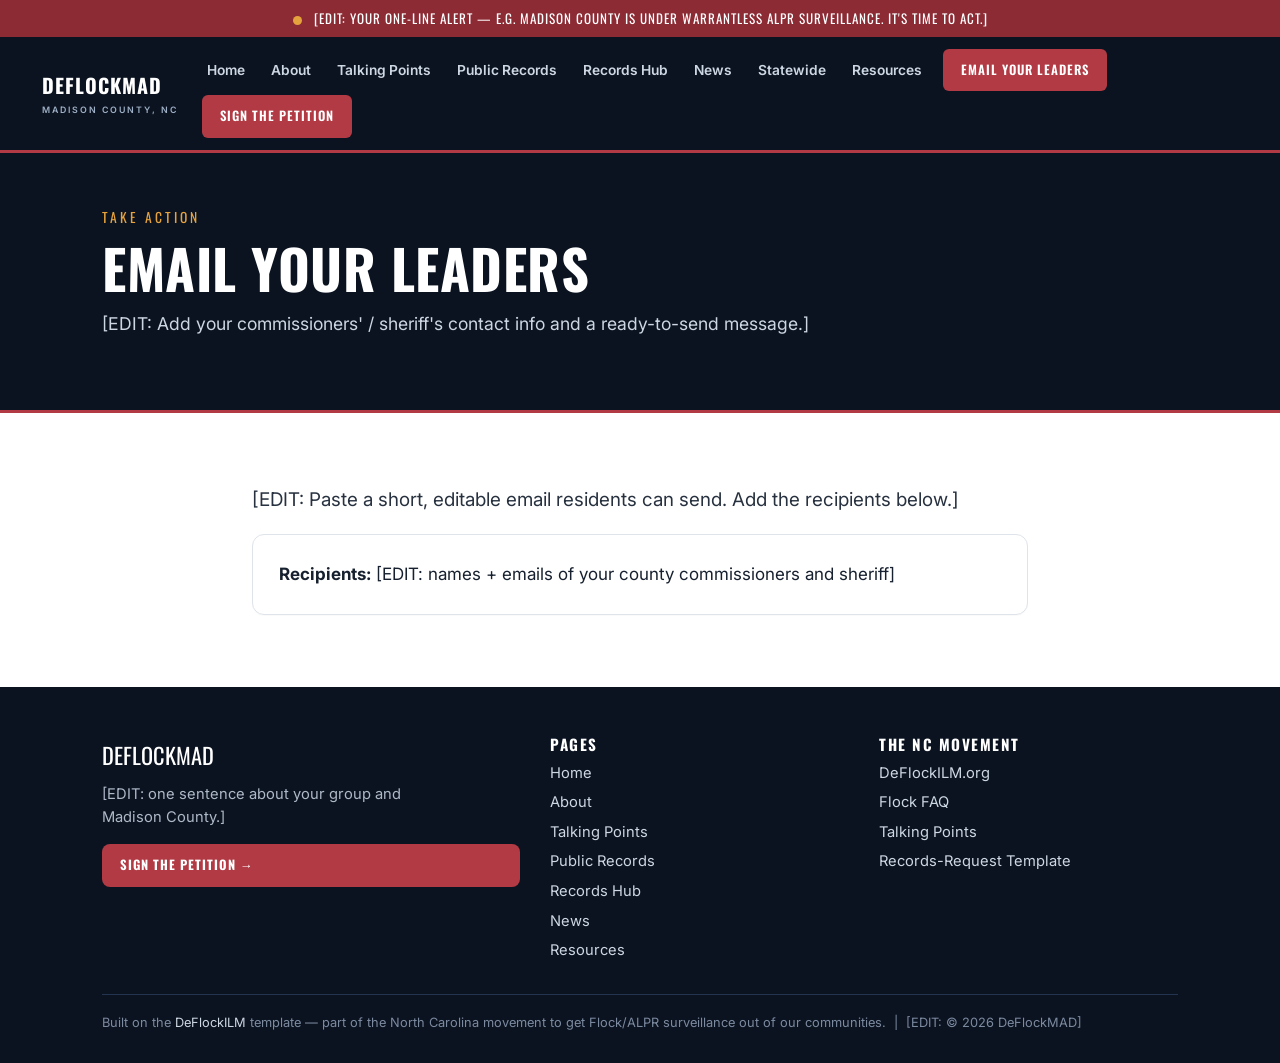
<file: sfa/email.html>
<!DOCTYPE html>
<html lang="en">

<head>
  <meta charset="utf-8">
  <meta name="viewport" content="width=device-width, initial-scale=1">
  <title>Email Your Leaders — DeFlockMAD</title>
  <style>
    @import url('https://fonts.googleapis.com/css2?family=Oswald:wght@500;600;700&family=Inter:wght@400;500;600;700&display=optional');

    :root {
      --ink: #0b1320;
      --ink2: #11203a;
      --panel: #0f1b30;
      --red: #b23a44;
      --red-d: #8c2b34;
      --red-rgb: 178, 58, 68;
      --amber: #e6a23c;
      --paper: #f6f7f9;
      --line: #dfe3ea;
      --muted: #5a6675;
      --white: #ffffff;
      --maxw: 1120px;
      --h: 'Oswald', Impact, 'Arial Narrow Bold', sans-serif;
      --b: 'Inter', -apple-system, BlinkMacSystemFont, 'Segoe UI', Roboto, Arial, sans-serif;
    }

    * {
      box-sizing: border-box
    }

    html {
      scroll-behavior: smooth
    }

    body {
      margin: 0;
      font-family: var(--b);
      color: #16202e;
      background: var(--white);
      line-height: 1.6;
      font-size: 17px;
      -webkit-font-smoothing: antialiased
    }

    a {
      color: var(--red-d)
    }

    img {
      max-width: 100%;
      height: auto;
      display: block
    }

    h1,
    h2,
    h3,
    h4 {
      font-family: var(--h);
      font-weight: 700;
      line-height: 1.05;
      letter-spacing: .5px;
      margin: 0 0 .4em;
      text-transform: uppercase
    }

    h2 {
      font-size: clamp(1.7rem, 3.6vw, 2.7rem)
    }

    h3 {
      font-size: 1.25rem;
      letter-spacing: .6px
    }

    p {
      margin: 0 0 1em
    }

    .wrap {
      max-width: var(--maxw);
      margin: 0 auto;
      padding: 0 22px
    }

    .section {
      padding: 72px 0
    }

    .section.tight {
      padding: 48px 0
    }

    .ticker {
      background: var(--red-d);
      color: #fff;
      font-family: var(--h);
      letter-spacing: 1px;
      text-transform: uppercase;
      font-size: .82rem;
      padding: 8px 0;
      text-align: center
    }

    .ticker .dot {
      display: inline-block;
      width: 9px;
      height: 9px;
      border-radius: 50%;
      background: var(--amber);
      margin-right: 8px;
      vertical-align: middle;
      animation: blink 1.1s infinite
    }

    @keyframes blink {
      50% {
        opacity: .25
      }
    }

    .hdr {
      position: sticky;
      top: 0;
      z-index: 50;
      background: var(--ink);
      color: #fff;
      border-bottom: 3px solid var(--red)
    }

    .hdr .bar {
      display: flex;
      align-items: center;
      gap: 18px;
      padding: 12px 22px;
      max-width: 1240px;
      margin: 0 auto
    }

    .brand {
      font-family: var(--h);
      font-weight: 700;
      text-transform: uppercase;
      letter-spacing: 1px;
      color: #fff;
      text-decoration: none;
      font-size: 1.25rem;
      white-space: nowrap
    }

    .brand b {
      color: var(--red)
    }

    .brand .lab {
      display: block;
      font-family: var(--b);
      font-weight: 600;
      letter-spacing: 2px;
      font-size: .55rem;
      color: #9fb0c6;
      text-transform: uppercase;
      margin-top: 2px
    }

    .nav {
      display: flex;
      gap: 4px;
      margin-left: auto;
      flex-wrap: wrap;
      align-items: center
    }

    .nav a {
      color: #cdd6e3;
      text-decoration: none;
      font-weight: 600;
      font-size: .86rem;
      padding: 8px 11px;
      border-radius: 6px
    }

    .nav a:hover {
      color: #fff;
      background: rgba(255, 255, 255, .08)
    }

    .nav a.active {
      color: #fff;
      background: rgba(var(--red-rgb), .28)
    }

    .btn {
      display: inline-block;
      font-family: var(--h);
      text-transform: uppercase;
      letter-spacing: 1px;
      font-weight: 700;
      text-decoration: none;
      border-radius: 8px;
      padding: 13px 24px;
      font-size: .95rem;
      cursor: pointer;
      border: 2px solid transparent;
      transition: transform .08s ease
    }

    .btn:active {
      transform: translateY(1px)
    }

    .btn.red {
      background: var(--red);
      color: #fff
    }

    .btn.red:hover {
      background: var(--red-d)
    }

    .btn.ghost {
      background: transparent;
      color: #fff;
      border-color: #fff
    }

    .btn.ghost:hover {
      background: #fff;
      color: var(--ink)
    }

    .btn.dark {
      background: var(--ink);
      color: #fff
    }

    .btn.dark:hover {
      background: var(--ink2)
    }

    .btn.sm {
      padding: 9px 16px;
      font-size: .8rem
    }

    .nav .btn {
      margin-left: 6px
    }

    .hero {
      position: relative;
      color: #fff;
      background: linear-gradient(180deg, rgba(8, 14, 25, .45) 0%, rgba(8, 14, 25, .62) 45%, rgba(8, 14, 25, .9) 100%), url('https://deflockilm.org/wp-content/uploads/2026/06/Flock_Camera_Wilmington_Bridge-1.jpg') center/cover no-repeat;
      background-color: var(--ink)
    }

    .hero .wrap {
      padding-top: 84px;
      padding-bottom: 84px
    }

    .eyebrow {
      font-family: var(--h);
      text-transform: uppercase;
      letter-spacing: 3px;
      font-size: .85rem;
      color: var(--amber);
      margin-bottom: 14px
    }

    .hero h1 {
      font-size: clamp(2.6rem, 7vw, 5rem);
      margin-bottom: .25em;
      text-shadow: 0 2px 30px rgba(0, 0, 0, .4)
    }

    .hero h1 em {
      color: var(--red);
      font-style: normal
    }

    .hero .lead {
      font-size: clamp(1.05rem, 2.2vw, 1.4rem);
      max-width: 760px;
      color: #e7ecf3;
      font-family: var(--b)
    }

    .hero .cta {
      display: flex;
      gap: 14px;
      flex-wrap: wrap;
      margin-top: 30px
    }

    .scanline {
      position: absolute;
      left: 0;
      right: 0;
      bottom: 0;
      height: 4px;
      background: linear-gradient(90deg, transparent, var(--red), transparent);
      animation: scan 3.5s linear infinite
    }

    @keyframes scan {
      0% {
        transform: translateX(-60%)
      }

      100% {
        transform: translateX(60%)
      }
    }

    .phead {
      background: var(--ink);
      color: #fff;
      border-bottom: 3px solid var(--red)
    }

    .phead .wrap {
      padding: 54px 22px
    }

    .phead .eyebrow {
      margin-bottom: 10px
    }

    .phead h1 {
      font-size: clamp(2rem, 5vw, 3.4rem);
      margin: 0
    }

    .phead .lead {
      color: #cdd6e3;
      max-width: 760px;
      margin-top: 14px;
      font-size: 1.1rem
    }

    .kicker {
      font-family: var(--h);
      letter-spacing: 2px;
      text-transform: uppercase;
      color: var(--red);
      font-size: .85rem;
      margin-bottom: 8px
    }

    .lede {
      font-size: 1.18rem;
      color: #27313f;
      max-width: 820px
    }

    .dark {
      background: var(--ink);
      color: #eef2f7
    }

    .dark h2 {
      color: #fff
    }

    .dark .kicker {
      color: var(--amber)
    }

    .dark a {
      color: #ffd166
    }

    .tint {
      background: var(--paper)
    }

    .center {
      text-align: center
    }

    .center .lede {
      margin-left: auto;
      margin-right: auto
    }

    .grid {
      display: grid;
      gap: 22px
    }

    .g3 {
      grid-template-columns: repeat(3, 1fr)
    }

    .g2 {
      grid-template-columns: repeat(2, 1fr)
    }

    .card {
      background: #fff;
      border: 1px solid var(--line);
      border-radius: 12px;
      padding: 26px;
      box-shadow: 0 1px 0 rgba(0, 0, 0, .02)
    }

    .dark .card {
      background: var(--panel);
      border-color: #22344f
    }

    .card h3 {
      color: #16202e
    }

    .dark .card h3 {
      color: #fff
    }

    .card .ico {
      font-size: 1.7rem;
      margin-bottom: 6px
    }

    .stakes {
      list-style: none;
      padding: 0;
      margin: 0;
      display: grid;
      gap: 14px
    }

    .stakes li {
      display: flex;
      gap: 14px;
      align-items: flex-start;
      background: rgba(var(--red-rgb), .06);
      border-left: 4px solid var(--red);
      padding: 14px 18px;
      border-radius: 0 8px 8px 0
    }

    .dark .stakes li {
      background: rgba(var(--red-rgb), .13)
    }

    .stakes .x {
      color: var(--red);
      font-weight: 800;
      font-family: var(--h);
      font-size: 1.2rem;
      line-height: 1.4
    }

    .wins {
      list-style: none;
      padding: 0;
      margin: 0;
      display: grid;
      gap: 14px
    }

    .wins li {
      display: flex;
      gap: 14px;
      align-items: flex-start;
      background: rgba(46, 196, 138, .10);
      border-left: 4px solid #18a558;
      padding: 14px 18px;
      border-radius: 0 8px 8px 0
    }

    .wins .c {
      color: #0e7a40;
      font-weight: 800;
      font-size: 1.1rem
    }

    .auth {
      display: grid;
      grid-template-columns: repeat(4, 1fr);
      gap: 18px;
      margin-top: 18px
    }

    .auth div {
      text-align: center;
      padding: 16px;
      border: 1px solid #22344f;
      border-radius: 10px;
      background: var(--panel)
    }

    .auth .big {
      font-family: var(--h);
      font-size: 1.5rem;
      color: #fff;
      display: block;
      margin-bottom: 4px
    }

    .auth small {
      color: #9fb0c6
    }

    .steps {
      display: grid;
      grid-template-columns: repeat(3, 1fr);
      gap: 22px
    }

    .step {
      background: #fff;
      border: 1px solid var(--line);
      border-radius: 12px;
      padding: 26px;
      position: relative
    }

    .step .n {
      font-family: var(--h);
      font-size: 1rem;
      background: var(--red);
      color: #fff;
      width: 38px;
      height: 38px;
      border-radius: 50%;
      display: grid;
      place-items: center;
      margin-bottom: 12px
    }

    .tp {
      display: grid;
      gap: 18px
    }

    .tp .card {
      padding: 24px 26px
    }

    .tp h3 {
      display: flex;
      gap: 12px;
      align-items: baseline
    }

    .tp h3 .badge {
      font-family: var(--h);
      background: var(--ink);
      color: #fff;
      border-radius: 8px;
      padding: 2px 12px;
      font-size: 1rem
    }

    .tp ul {
      margin: .4em 0 0;
      padding-left: 1.1em
    }

    .tp li {
      margin: .35em 0
    }

    .doclist {
      display: grid;
      gap: 12px
    }

    .doc {
      display: flex;
      align-items: center;
      gap: 14px;
      background: #fff;
      border: 1px solid var(--line);
      border-radius: 10px;
      padding: 16px 20px;
      text-decoration: none;
      color: #16202e;
      font-weight: 600
    }

    .doc:hover {
      border-color: var(--red);
      box-shadow: 0 4px 16px rgba(0, 0, 0, .06)
    }

    .doc .pdf {
      font-family: var(--h);
      background: var(--red);
      color: #fff;
      border-radius: 6px;
      padding: 4px 10px;
      font-size: .8rem;
      letter-spacing: 1px
    }

    .doc .arr {
      margin-left: auto;
      color: var(--red);
      font-weight: 800
    }

    .linkcard {
      display: block;
      background: #fff;
      border: 1px solid var(--line);
      border-radius: 12px;
      padding: 22px;
      text-decoration: none;
      color: #16202e;
      height: 100%
    }

    .linkcard:hover {
      border-color: var(--red);
      box-shadow: 0 6px 20px rgba(0, 0, 0, .07)
    }

    .linkcard .src {
      font-family: var(--h);
      letter-spacing: 1px;
      text-transform: uppercase;
      font-size: .75rem;
      color: var(--red);
      margin-bottom: 8px
    }

    .linkcard h3 {
      font-size: 1.15rem;
      margin: 0
    }

    .linkcard p {
      color: var(--muted);
      font-size: .95rem;
      margin: .6em 0 0
    }

    .linkcard .go {
      margin-top: 12px;
      font-weight: 700;
      color: var(--red-d)
    }

    /* keep white cards readable inside dark sections (override .dark a amber) */
    .dark .linkcard {
      color: #16202e
    }

    .dark .linkcard h3 {
      color: #16202e
    }

    .dark .linkcard .src {
      color: var(--red)
    }

    .dark .linkcard .go {
      color: var(--red-d)
    }

    .reps {
      display: grid;
      grid-template-columns: repeat(2, 1fr);
      gap: 16px
    }

    .rep {
      display: flex;
      align-items: center;
      gap: 16px;
      background: #fff;
      border: 1px solid var(--line);
      border-radius: 12px;
      padding: 18px 20px
    }

    .rep .who {
      flex: 1
    }

    .rep .who b {
      font-family: var(--h);
      font-size: 1.2rem;
      letter-spacing: .5px;
      display: block
    }

    .rep .who span {
      color: var(--muted);
      font-size: .9rem
    }

    .script {
      background: var(--panel);
      color: #dfe7f2;
      border-radius: 12px;
      padding: 26px;
      white-space: pre-wrap;
      font-family: 'Inter', monospace;
      font-size: .93rem;
      line-height: 1.7;
      border: 1px solid #22344f
    }

    .pull {
      border-left: 5px solid var(--red);
      padding: 6px 0 6px 22px;
      font-family: var(--h);
      font-size: 1.4rem;
      text-transform: uppercase;
      letter-spacing: .5px;
      color: #16202e
    }

    .dark .pull {
      color: #fff
    }

    .videos {
      display: grid;
      grid-template-columns: 1fr 1fr;
      gap: 20px
    }

    .vid {
      position: relative;
      padding-top: 56.25%;
      border-radius: 12px;
      overflow: hidden;
      border: 1px solid #22344f
    }

    .vid iframe {
      position: absolute;
      inset: 0;
      width: 100%;
      height: 100%;
      border: 0
    }

    /* article / posts */
    .article {
      padding: 56px 0
    }

    .prose {
      max-width: 760px;
      margin: 0 auto;
      font-size: 1.08rem
    }

    .prose p {
      margin: 0 0 1.1em
    }

    .prose h3 {
      font-size: 1.4rem;
      margin: 1.6em 0 .5em;
      color: #16202e
    }

    .prose a {
      color: var(--red-d);
      font-weight: 600
    }

    .prose ul {
      padding-left: 1.2em;
      margin: 0 0 1.2em
    }

    .prose li {
      margin: .45em 0
    }

    .prose blockquote {
      margin: 1.4em 0;
      padding: 16px 22px;
      background: var(--paper);
      border-left: 5px solid var(--red);
      font-style: italic;
      color: #33414f;
      border-radius: 0 8px 8px 0
    }

    .prose figure {
      margin: 1.6em 0
    }

    .prose figure img {
      border-radius: 12px;
      border: 1px solid var(--line);
      margin: 0 auto
    }

    .prose figcaption {
      font-size: .85rem;
      color: var(--muted);
      margin-top: 8px;
      text-align: center;
      font-style: italic
    }

    .prose table {
      width: 100%;
      border-collapse: collapse;
      margin: 1.4em 0;
      font-size: .98rem
    }

    .prose th,
    .prose td {
      border: 1px solid var(--line);
      padding: 10px 14px;
      text-align: left
    }

    .prose th {
      background: var(--ink);
      color: #fff;
      font-family: var(--h);
      letter-spacing: .5px;
      font-weight: 600
    }

    .prose tbody tr:nth-child(even) {
      background: var(--paper)
    }

    .prose td:last-child {
      text-align: right;
      font-variant-numeric: tabular-nums;
      font-weight: 600
    }

    .postmeta {
      display: flex;
      gap: 14px;
      align-items: center;
      color: #9fb0c6;
      font-size: .9rem;
      margin-bottom: 6px;
      font-family: var(--h);
      letter-spacing: 1px;
      text-transform: uppercase
    }

    .callout {
      background: var(--panel);
      color: #dfe7f2;
      border-radius: 12px;
      padding: 22px 26px;
      border: 1px solid #22344f;
      margin: 1.8em 0
    }

    .callout a {
      color: #ffd166;
      font-weight: 700
    }

    .callout .cta {
      display: flex;
      gap: 12px;
      flex-wrap: wrap;
      margin-top: 14px
    }

    .backlink {
      display: inline-block;
      margin-bottom: 18px;
      color: #cdd6e3;
      text-decoration: none;
      font-weight: 600;
      font-family: var(--h);
      letter-spacing: 1px;
      font-size: .85rem;
      text-transform: uppercase
    }

    .backlink:hover {
      color: #fff
    }

    .band {
      background: linear-gradient(180deg, var(--ink2), var(--ink));
      color: #fff;
      text-align: center;
      border-top: 3px solid var(--red);
      border-bottom: 3px solid var(--red)
    }

    .band h2 {
      color: #fff
    }

    .band .kicker {
      color: var(--amber) !important
    }

    .band .wrap {
      padding: 60px 22px
    }

    .band .cta {
      display: flex;
      gap: 14px;
      justify-content: center;
      flex-wrap: wrap;
      margin-top: 22px
    }

    .band .btn.ghost {
      border-color: #fff
    }

    .foot {
      background: var(--ink);
      color: #aeb9c8;
      font-size: .92rem
    }

    .foot .wrap {
      padding: 50px 22px 30px
    }

    .foot .cols {
      display: grid;
      grid-template-columns: 1.4fr 1fr 1fr;
      gap: 30px
    }

    .foot a {
      color: #cdd6e3;
      text-decoration: none;
      display: block;
      padding: 3px 0
    }

    .foot a:hover {
      color: #fff
    }

    .foot h4 {
      color: #fff;
      font-size: .95rem;
      letter-spacing: 1.5px
    }

    .foot .big {
      font-family: var(--h);
      font-size: 1.4rem;
      color: #fff;
      text-transform: uppercase
    }

    .foot .big b {
      color: var(--red)
    }

    .foot .legal {
      border-top: 1px solid #22344f;
      margin-top: 28px;
      padding-top: 18px;
      color: #7c8aa0;
      font-size: .8rem
    }

    @media(max-width:900px) {

      .g3,
      .g2,
      .steps,
      .auth,
      .reps,
      .videos,
      .foot .cols {
        grid-template-columns: 1fr
      }

      .auth {
        grid-template-columns: 1fr 1fr
      }

      .nav {
        width: 100%;
        flex-wrap: wrap;
        justify-content: center;
        margin-top: 8px
      }

      .nav .btn {
        margin: 6px 4px 0
      }

      .hdr .bar {
        flex-wrap: wrap;
        justify-content: center;
        text-align: center
      }
    }

    /* ============================================================
   WORDPRESS THEME RESET
   Hides the theme's own header/footer and removes the narrow
   content column so the DeFlockILM design fills the page.
   (Use this when "Blank Canvas" isn't available to select.)
   ============================================================ */
    .wp-block-template-part,
    header.wp-block-template-part,
    footer.wp-block-template-part,
    .wp-block-site-title,
    .wp-block-site-tagline,
    .wp-block-navigation,
    .site-header,
    .site-footer,
    #masthead,
    #colophon,
    header#header,
    .site-branding,
    .main-navigation,
    .wp-block-group.alignfull.has-global-padding:first-child {
      display: none !important;
    }

    .wp-site-blocks,
    main,
    .wp-block-post-content,
    .entry-content,
    .is-layout-constrained,
    .is-layout-flow {
      max-width: none !important;
      margin-left: 0 !important;
      margin-right: 0 !important;
      padding-left: 0 !important;
      padding-right: 0 !important;
    }

    .wp-site-blocks {
      padding-top: 0 !important;
    }

    .wp-block-post-content>*,
    .entry-content>* {
      max-width: none !important;
    }

    .wp-block-post-title,
    .entry-title {
      display: none !important;
    }

    .wp-block-post-featured-image,
    figure.wp-block-post-featured-image,
    .post-thumbnail,
    .wp-post-image,
    .attachment-post-thumbnail {
      display: none !important;
    }
  </style>
</head>

<body>
  <div class="ticker"><span class="dot"></span> [EDIT: your one-line alert — e.g. Madison County is under warrantless
    ALPR surveillance. It's time to act.]</div>
  <header class="hdr">
    <div class="bar">
      <a class="brand" href="index.html">DeFlockMAD<span class="lab">Madison County, NC</span></a>
      <nav class="nav"><a href="index.html">Home</a><a href="about.html">About</a><a href="talking-points.html">Talking
          Points</a><a href="public-records.html">Public Records</a><a href="records-hub.html">Records Hub</a><a
          href="news.html">News</a><a href="https://deflockilm.org/flock-in-north-carolina/" target="_blank"
          rel="noopener">Statewide</a><a href="resources.html">Resources</a>
        <a class="btn red sm" href="email.html">Email Your Leaders</a>
        <a class="btn red sm" href="https://www.change.org/YOUR-PETITION" target="_blank" rel="noopener">Sign the
          Petition</a>
      </nav>
    </div>
  </header>
  <div class="phead">
    <div class="wrap">
      <div class="eyebrow">Take action</div>
      <h1>Email Your Leaders</h1>
      <p class="lead">[EDIT: Add your commissioners' / sheriff's contact info and a ready-to-send message.]</p>
    </div>
  </div>
  <section class="section">
    <div class="wrap" style="max-width:820px">
      <p class="lede">[EDIT: Paste a short, editable email residents can send. Add the recipients below.]</p>
      <div class="card"><b>Recipients:</b> [EDIT: names + emails of your county commissioners and sheriff]</div>
    </div>
  </section>
  <footer class="foot">
    <div class="wrap">
      <div class="cols">
        <div>
          <div class="big">DeFlockMAD</div>
          <p style="margin-top:10px;max-width:340px">[EDIT: one sentence about your group and Madison County.]</p>
          <a class="btn red sm" href="https://www.change.org/YOUR-PETITION" target="_blank" rel="noopener"
            style="margin-top:6px">Sign the Petition &#8594;</a>
        </div>
        <div>
          <h4>Pages</h4>
          <a href="index.html">Home</a><a href="about.html">About</a><a href="talking-points.html">Talking Points</a><a
            href="public-records.html">Public Records</a><a href="records-hub.html">Records Hub</a><a
            href="news.html">News</a><a href="resources.html">Resources</a>
        </div>
        <div>
          <h4>The NC Movement</h4>
          <a href="https://deflockilm.org" target="_blank" rel="noopener">DeFlockILM.org</a>
          <a href="https://deflockilm.org/faq/" target="_blank" rel="noopener">Flock FAQ</a>
          <a href="https://deflockilm.org/talking-points-against-flock-ai-alpr-cameras/" target="_blank"
            rel="noopener">Talking Points</a>
          <a href="https://deflockilm.org/nc-records-repository/" target="_blank" rel="noopener">Records-Request
            Template</a>
        </div>
      </div>
      <div class="legal">Built on the <a href="https://deflockilm.org" target="_blank" rel="noopener"
          style="display:inline">DeFlockILM</a> template &mdash; part of the North Carolina movement to get Flock/ALPR
        surveillance out of our communities. &nbsp;|&nbsp; [EDIT: &copy; 2026 DeFlockMAD]</div>
    </div>
  </footer>
</body>

</html>
</file>
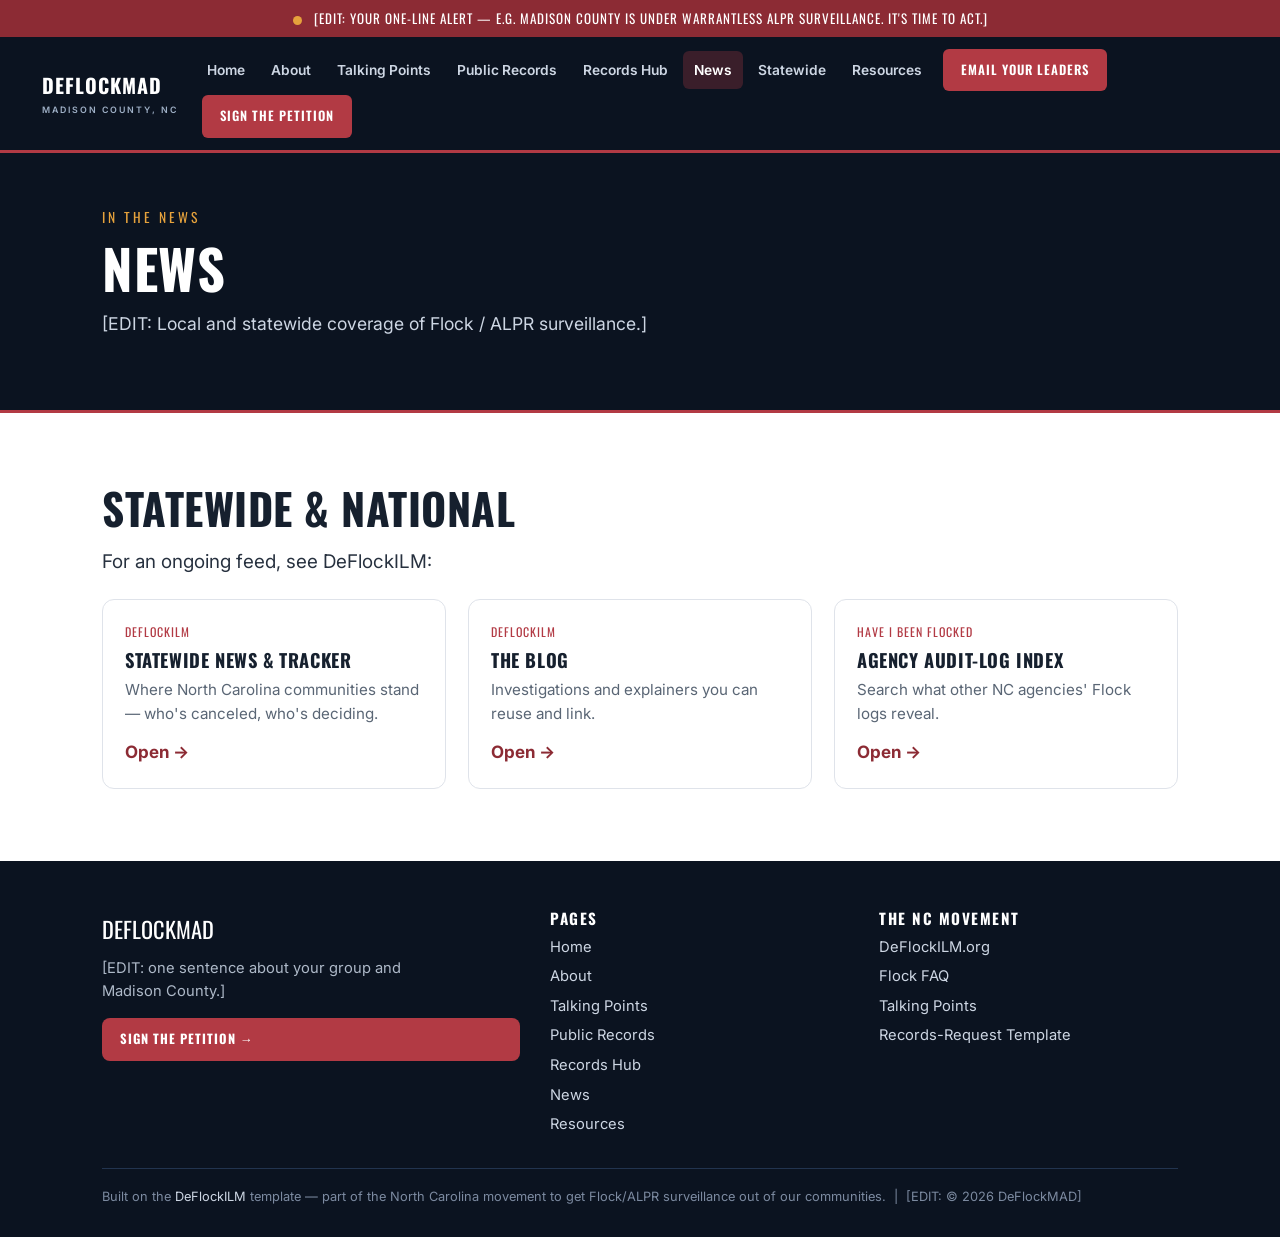
<file: sfa/news.html>
<!DOCTYPE html>
<html lang="en">

<head>
  <meta charset="utf-8">
  <meta name="viewport" content="width=device-width, initial-scale=1">
  <title>News — DeFlockMAD</title>
  <style>
    @import url('https://fonts.googleapis.com/css2?family=Oswald:wght@500;600;700&family=Inter:wght@400;500;600;700&display=optional');

    :root {
      --ink: #0b1320;
      --ink2: #11203a;
      --panel: #0f1b30;
      --red: #b23a44;
      --red-d: #8c2b34;
      --red-rgb: 178, 58, 68;
      --amber: #e6a23c;
      --paper: #f6f7f9;
      --line: #dfe3ea;
      --muted: #5a6675;
      --white: #ffffff;
      --maxw: 1120px;
      --h: 'Oswald', Impact, 'Arial Narrow Bold', sans-serif;
      --b: 'Inter', -apple-system, BlinkMacSystemFont, 'Segoe UI', Roboto, Arial, sans-serif;
    }

    * {
      box-sizing: border-box
    }

    html {
      scroll-behavior: smooth
    }

    body {
      margin: 0;
      font-family: var(--b);
      color: #16202e;
      background: var(--white);
      line-height: 1.6;
      font-size: 17px;
      -webkit-font-smoothing: antialiased
    }

    a {
      color: var(--red-d)
    }

    img {
      max-width: 100%;
      height: auto;
      display: block
    }

    h1,
    h2,
    h3,
    h4 {
      font-family: var(--h);
      font-weight: 700;
      line-height: 1.05;
      letter-spacing: .5px;
      margin: 0 0 .4em;
      text-transform: uppercase
    }

    h2 {
      font-size: clamp(1.7rem, 3.6vw, 2.7rem)
    }

    h3 {
      font-size: 1.25rem;
      letter-spacing: .6px
    }

    p {
      margin: 0 0 1em
    }

    .wrap {
      max-width: var(--maxw);
      margin: 0 auto;
      padding: 0 22px
    }

    .section {
      padding: 72px 0
    }

    .section.tight {
      padding: 48px 0
    }

    .ticker {
      background: var(--red-d);
      color: #fff;
      font-family: var(--h);
      letter-spacing: 1px;
      text-transform: uppercase;
      font-size: .82rem;
      padding: 8px 0;
      text-align: center
    }

    .ticker .dot {
      display: inline-block;
      width: 9px;
      height: 9px;
      border-radius: 50%;
      background: var(--amber);
      margin-right: 8px;
      vertical-align: middle;
      animation: blink 1.1s infinite
    }

    @keyframes blink {
      50% {
        opacity: .25
      }
    }

    .hdr {
      position: sticky;
      top: 0;
      z-index: 50;
      background: var(--ink);
      color: #fff;
      border-bottom: 3px solid var(--red)
    }

    .hdr .bar {
      display: flex;
      align-items: center;
      gap: 18px;
      padding: 12px 22px;
      max-width: 1240px;
      margin: 0 auto
    }

    .brand {
      font-family: var(--h);
      font-weight: 700;
      text-transform: uppercase;
      letter-spacing: 1px;
      color: #fff;
      text-decoration: none;
      font-size: 1.25rem;
      white-space: nowrap
    }

    .brand b {
      color: var(--red)
    }

    .brand .lab {
      display: block;
      font-family: var(--b);
      font-weight: 600;
      letter-spacing: 2px;
      font-size: .55rem;
      color: #9fb0c6;
      text-transform: uppercase;
      margin-top: 2px
    }

    .nav {
      display: flex;
      gap: 4px;
      margin-left: auto;
      flex-wrap: wrap;
      align-items: center
    }

    .nav a {
      color: #cdd6e3;
      text-decoration: none;
      font-weight: 600;
      font-size: .86rem;
      padding: 8px 11px;
      border-radius: 6px
    }

    .nav a:hover {
      color: #fff;
      background: rgba(255, 255, 255, .08)
    }

    .nav a.active {
      color: #fff;
      background: rgba(var(--red-rgb), .28)
    }

    .btn {
      display: inline-block;
      font-family: var(--h);
      text-transform: uppercase;
      letter-spacing: 1px;
      font-weight: 700;
      text-decoration: none;
      border-radius: 8px;
      padding: 13px 24px;
      font-size: .95rem;
      cursor: pointer;
      border: 2px solid transparent;
      transition: transform .08s ease
    }

    .btn:active {
      transform: translateY(1px)
    }

    .btn.red {
      background: var(--red);
      color: #fff
    }

    .btn.red:hover {
      background: var(--red-d)
    }

    .btn.ghost {
      background: transparent;
      color: #fff;
      border-color: #fff
    }

    .btn.ghost:hover {
      background: #fff;
      color: var(--ink)
    }

    .btn.dark {
      background: var(--ink);
      color: #fff
    }

    .btn.dark:hover {
      background: var(--ink2)
    }

    .btn.sm {
      padding: 9px 16px;
      font-size: .8rem
    }

    .nav .btn {
      margin-left: 6px
    }

    .hero {
      position: relative;
      color: #fff;
      background: linear-gradient(180deg, rgba(8, 14, 25, .45) 0%, rgba(8, 14, 25, .62) 45%, rgba(8, 14, 25, .9) 100%), url('https://deflockilm.org/wp-content/uploads/2026/06/Flock_Camera_Wilmington_Bridge-1.jpg') center/cover no-repeat;
      background-color: var(--ink)
    }

    .hero .wrap {
      padding-top: 84px;
      padding-bottom: 84px
    }

    .eyebrow {
      font-family: var(--h);
      text-transform: uppercase;
      letter-spacing: 3px;
      font-size: .85rem;
      color: var(--amber);
      margin-bottom: 14px
    }

    .hero h1 {
      font-size: clamp(2.6rem, 7vw, 5rem);
      margin-bottom: .25em;
      text-shadow: 0 2px 30px rgba(0, 0, 0, .4)
    }

    .hero h1 em {
      color: var(--red);
      font-style: normal
    }

    .hero .lead {
      font-size: clamp(1.05rem, 2.2vw, 1.4rem);
      max-width: 760px;
      color: #e7ecf3;
      font-family: var(--b)
    }

    .hero .cta {
      display: flex;
      gap: 14px;
      flex-wrap: wrap;
      margin-top: 30px
    }

    .scanline {
      position: absolute;
      left: 0;
      right: 0;
      bottom: 0;
      height: 4px;
      background: linear-gradient(90deg, transparent, var(--red), transparent);
      animation: scan 3.5s linear infinite
    }

    @keyframes scan {
      0% {
        transform: translateX(-60%)
      }

      100% {
        transform: translateX(60%)
      }
    }

    .phead {
      background: var(--ink);
      color: #fff;
      border-bottom: 3px solid var(--red)
    }

    .phead .wrap {
      padding: 54px 22px
    }

    .phead .eyebrow {
      margin-bottom: 10px
    }

    .phead h1 {
      font-size: clamp(2rem, 5vw, 3.4rem);
      margin: 0
    }

    .phead .lead {
      color: #cdd6e3;
      max-width: 760px;
      margin-top: 14px;
      font-size: 1.1rem
    }

    .kicker {
      font-family: var(--h);
      letter-spacing: 2px;
      text-transform: uppercase;
      color: var(--red);
      font-size: .85rem;
      margin-bottom: 8px
    }

    .lede {
      font-size: 1.18rem;
      color: #27313f;
      max-width: 820px
    }

    .dark {
      background: var(--ink);
      color: #eef2f7
    }

    .dark h2 {
      color: #fff
    }

    .dark .kicker {
      color: var(--amber)
    }

    .dark a {
      color: #ffd166
    }

    .tint {
      background: var(--paper)
    }

    .center {
      text-align: center
    }

    .center .lede {
      margin-left: auto;
      margin-right: auto
    }

    .grid {
      display: grid;
      gap: 22px
    }

    .g3 {
      grid-template-columns: repeat(3, 1fr)
    }

    .g2 {
      grid-template-columns: repeat(2, 1fr)
    }

    .card {
      background: #fff;
      border: 1px solid var(--line);
      border-radius: 12px;
      padding: 26px;
      box-shadow: 0 1px 0 rgba(0, 0, 0, .02)
    }

    .dark .card {
      background: var(--panel);
      border-color: #22344f
    }

    .card h3 {
      color: #16202e
    }

    .dark .card h3 {
      color: #fff
    }

    .card .ico {
      font-size: 1.7rem;
      margin-bottom: 6px
    }

    .stakes {
      list-style: none;
      padding: 0;
      margin: 0;
      display: grid;
      gap: 14px
    }

    .stakes li {
      display: flex;
      gap: 14px;
      align-items: flex-start;
      background: rgba(var(--red-rgb), .06);
      border-left: 4px solid var(--red);
      padding: 14px 18px;
      border-radius: 0 8px 8px 0
    }

    .dark .stakes li {
      background: rgba(var(--red-rgb), .13)
    }

    .stakes .x {
      color: var(--red);
      font-weight: 800;
      font-family: var(--h);
      font-size: 1.2rem;
      line-height: 1.4
    }

    .wins {
      list-style: none;
      padding: 0;
      margin: 0;
      display: grid;
      gap: 14px
    }

    .wins li {
      display: flex;
      gap: 14px;
      align-items: flex-start;
      background: rgba(46, 196, 138, .10);
      border-left: 4px solid #18a558;
      padding: 14px 18px;
      border-radius: 0 8px 8px 0
    }

    .wins .c {
      color: #0e7a40;
      font-weight: 800;
      font-size: 1.1rem
    }

    .auth {
      display: grid;
      grid-template-columns: repeat(4, 1fr);
      gap: 18px;
      margin-top: 18px
    }

    .auth div {
      text-align: center;
      padding: 16px;
      border: 1px solid #22344f;
      border-radius: 10px;
      background: var(--panel)
    }

    .auth .big {
      font-family: var(--h);
      font-size: 1.5rem;
      color: #fff;
      display: block;
      margin-bottom: 4px
    }

    .auth small {
      color: #9fb0c6
    }

    .steps {
      display: grid;
      grid-template-columns: repeat(3, 1fr);
      gap: 22px
    }

    .step {
      background: #fff;
      border: 1px solid var(--line);
      border-radius: 12px;
      padding: 26px;
      position: relative
    }

    .step .n {
      font-family: var(--h);
      font-size: 1rem;
      background: var(--red);
      color: #fff;
      width: 38px;
      height: 38px;
      border-radius: 50%;
      display: grid;
      place-items: center;
      margin-bottom: 12px
    }

    .tp {
      display: grid;
      gap: 18px
    }

    .tp .card {
      padding: 24px 26px
    }

    .tp h3 {
      display: flex;
      gap: 12px;
      align-items: baseline
    }

    .tp h3 .badge {
      font-family: var(--h);
      background: var(--ink);
      color: #fff;
      border-radius: 8px;
      padding: 2px 12px;
      font-size: 1rem
    }

    .tp ul {
      margin: .4em 0 0;
      padding-left: 1.1em
    }

    .tp li {
      margin: .35em 0
    }

    .doclist {
      display: grid;
      gap: 12px
    }

    .doc {
      display: flex;
      align-items: center;
      gap: 14px;
      background: #fff;
      border: 1px solid var(--line);
      border-radius: 10px;
      padding: 16px 20px;
      text-decoration: none;
      color: #16202e;
      font-weight: 600
    }

    .doc:hover {
      border-color: var(--red);
      box-shadow: 0 4px 16px rgba(0, 0, 0, .06)
    }

    .doc .pdf {
      font-family: var(--h);
      background: var(--red);
      color: #fff;
      border-radius: 6px;
      padding: 4px 10px;
      font-size: .8rem;
      letter-spacing: 1px
    }

    .doc .arr {
      margin-left: auto;
      color: var(--red);
      font-weight: 800
    }

    .linkcard {
      display: block;
      background: #fff;
      border: 1px solid var(--line);
      border-radius: 12px;
      padding: 22px;
      text-decoration: none;
      color: #16202e;
      height: 100%
    }

    .linkcard:hover {
      border-color: var(--red);
      box-shadow: 0 6px 20px rgba(0, 0, 0, .07)
    }

    .linkcard .src {
      font-family: var(--h);
      letter-spacing: 1px;
      text-transform: uppercase;
      font-size: .75rem;
      color: var(--red);
      margin-bottom: 8px
    }

    .linkcard h3 {
      font-size: 1.15rem;
      margin: 0
    }

    .linkcard p {
      color: var(--muted);
      font-size: .95rem;
      margin: .6em 0 0
    }

    .linkcard .go {
      margin-top: 12px;
      font-weight: 700;
      color: var(--red-d)
    }

    /* keep white cards readable inside dark sections (override .dark a amber) */
    .dark .linkcard {
      color: #16202e
    }

    .dark .linkcard h3 {
      color: #16202e
    }

    .dark .linkcard .src {
      color: var(--red)
    }

    .dark .linkcard .go {
      color: var(--red-d)
    }

    .reps {
      display: grid;
      grid-template-columns: repeat(2, 1fr);
      gap: 16px
    }

    .rep {
      display: flex;
      align-items: center;
      gap: 16px;
      background: #fff;
      border: 1px solid var(--line);
      border-radius: 12px;
      padding: 18px 20px
    }

    .rep .who {
      flex: 1
    }

    .rep .who b {
      font-family: var(--h);
      font-size: 1.2rem;
      letter-spacing: .5px;
      display: block
    }

    .rep .who span {
      color: var(--muted);
      font-size: .9rem
    }

    .script {
      background: var(--panel);
      color: #dfe7f2;
      border-radius: 12px;
      padding: 26px;
      white-space: pre-wrap;
      font-family: 'Inter', monospace;
      font-size: .93rem;
      line-height: 1.7;
      border: 1px solid #22344f
    }

    .pull {
      border-left: 5px solid var(--red);
      padding: 6px 0 6px 22px;
      font-family: var(--h);
      font-size: 1.4rem;
      text-transform: uppercase;
      letter-spacing: .5px;
      color: #16202e
    }

    .dark .pull {
      color: #fff
    }

    .videos {
      display: grid;
      grid-template-columns: 1fr 1fr;
      gap: 20px
    }

    .vid {
      position: relative;
      padding-top: 56.25%;
      border-radius: 12px;
      overflow: hidden;
      border: 1px solid #22344f
    }

    .vid iframe {
      position: absolute;
      inset: 0;
      width: 100%;
      height: 100%;
      border: 0
    }

    /* article / posts */
    .article {
      padding: 56px 0
    }

    .prose {
      max-width: 760px;
      margin: 0 auto;
      font-size: 1.08rem
    }

    .prose p {
      margin: 0 0 1.1em
    }

    .prose h3 {
      font-size: 1.4rem;
      margin: 1.6em 0 .5em;
      color: #16202e
    }

    .prose a {
      color: var(--red-d);
      font-weight: 600
    }

    .prose ul {
      padding-left: 1.2em;
      margin: 0 0 1.2em
    }

    .prose li {
      margin: .45em 0
    }

    .prose blockquote {
      margin: 1.4em 0;
      padding: 16px 22px;
      background: var(--paper);
      border-left: 5px solid var(--red);
      font-style: italic;
      color: #33414f;
      border-radius: 0 8px 8px 0
    }

    .prose figure {
      margin: 1.6em 0
    }

    .prose figure img {
      border-radius: 12px;
      border: 1px solid var(--line);
      margin: 0 auto
    }

    .prose figcaption {
      font-size: .85rem;
      color: var(--muted);
      margin-top: 8px;
      text-align: center;
      font-style: italic
    }

    .prose table {
      width: 100%;
      border-collapse: collapse;
      margin: 1.4em 0;
      font-size: .98rem
    }

    .prose th,
    .prose td {
      border: 1px solid var(--line);
      padding: 10px 14px;
      text-align: left
    }

    .prose th {
      background: var(--ink);
      color: #fff;
      font-family: var(--h);
      letter-spacing: .5px;
      font-weight: 600
    }

    .prose tbody tr:nth-child(even) {
      background: var(--paper)
    }

    .prose td:last-child {
      text-align: right;
      font-variant-numeric: tabular-nums;
      font-weight: 600
    }

    .postmeta {
      display: flex;
      gap: 14px;
      align-items: center;
      color: #9fb0c6;
      font-size: .9rem;
      margin-bottom: 6px;
      font-family: var(--h);
      letter-spacing: 1px;
      text-transform: uppercase
    }

    .callout {
      background: var(--panel);
      color: #dfe7f2;
      border-radius: 12px;
      padding: 22px 26px;
      border: 1px solid #22344f;
      margin: 1.8em 0
    }

    .callout a {
      color: #ffd166;
      font-weight: 700
    }

    .callout .cta {
      display: flex;
      gap: 12px;
      flex-wrap: wrap;
      margin-top: 14px
    }

    .backlink {
      display: inline-block;
      margin-bottom: 18px;
      color: #cdd6e3;
      text-decoration: none;
      font-weight: 600;
      font-family: var(--h);
      letter-spacing: 1px;
      font-size: .85rem;
      text-transform: uppercase
    }

    .backlink:hover {
      color: #fff
    }

    .band {
      background: linear-gradient(180deg, var(--ink2), var(--ink));
      color: #fff;
      text-align: center;
      border-top: 3px solid var(--red);
      border-bottom: 3px solid var(--red)
    }

    .band h2 {
      color: #fff
    }

    .band .kicker {
      color: var(--amber) !important
    }

    .band .wrap {
      padding: 60px 22px
    }

    .band .cta {
      display: flex;
      gap: 14px;
      justify-content: center;
      flex-wrap: wrap;
      margin-top: 22px
    }

    .band .btn.ghost {
      border-color: #fff
    }

    .foot {
      background: var(--ink);
      color: #aeb9c8;
      font-size: .92rem
    }

    .foot .wrap {
      padding: 50px 22px 30px
    }

    .foot .cols {
      display: grid;
      grid-template-columns: 1.4fr 1fr 1fr;
      gap: 30px
    }

    .foot a {
      color: #cdd6e3;
      text-decoration: none;
      display: block;
      padding: 3px 0
    }

    .foot a:hover {
      color: #fff
    }

    .foot h4 {
      color: #fff;
      font-size: .95rem;
      letter-spacing: 1.5px
    }

    .foot .big {
      font-family: var(--h);
      font-size: 1.4rem;
      color: #fff;
      text-transform: uppercase
    }

    .foot .big b {
      color: var(--red)
    }

    .foot .legal {
      border-top: 1px solid #22344f;
      margin-top: 28px;
      padding-top: 18px;
      color: #7c8aa0;
      font-size: .8rem
    }

    @media(max-width:900px) {

      .g3,
      .g2,
      .steps,
      .auth,
      .reps,
      .videos,
      .foot .cols {
        grid-template-columns: 1fr
      }

      .auth {
        grid-template-columns: 1fr 1fr
      }

      .nav {
        width: 100%;
        flex-wrap: wrap;
        justify-content: center;
        margin-top: 8px
      }

      .nav .btn {
        margin: 6px 4px 0
      }

      .hdr .bar {
        flex-wrap: wrap;
        justify-content: center;
        text-align: center
      }
    }

    /* ============================================================
   WORDPRESS THEME RESET
   Hides the theme's own header/footer and removes the narrow
   content column so the DeFlockILM design fills the page.
   (Use this when "Blank Canvas" isn't available to select.)
   ============================================================ */
    .wp-block-template-part,
    header.wp-block-template-part,
    footer.wp-block-template-part,
    .wp-block-site-title,
    .wp-block-site-tagline,
    .wp-block-navigation,
    .site-header,
    .site-footer,
    #masthead,
    #colophon,
    header#header,
    .site-branding,
    .main-navigation,
    .wp-block-group.alignfull.has-global-padding:first-child {
      display: none !important;
    }

    .wp-site-blocks,
    main,
    .wp-block-post-content,
    .entry-content,
    .is-layout-constrained,
    .is-layout-flow {
      max-width: none !important;
      margin-left: 0 !important;
      margin-right: 0 !important;
      padding-left: 0 !important;
      padding-right: 0 !important;
    }

    .wp-site-blocks {
      padding-top: 0 !important;
    }

    .wp-block-post-content>*,
    .entry-content>* {
      max-width: none !important;
    }

    .wp-block-post-title,
    .entry-title {
      display: none !important;
    }

    .wp-block-post-featured-image,
    figure.wp-block-post-featured-image,
    .post-thumbnail,
    .wp-post-image,
    .attachment-post-thumbnail {
      display: none !important;
    }
  </style>
</head>

<body>
  <div class="ticker"><span class="dot"></span> [EDIT: your one-line alert — e.g. Madison County is under warrantless
    ALPR surveillance. It's time to act.]</div>
  <header class="hdr">
    <div class="bar">
      <a class="brand" href="index.html">DeFlockMAD<span class="lab">Madison County, NC</span></a>
      <nav class="nav"><a href="index.html">Home</a><a href="about.html">About</a><a href="talking-points.html">Talking
          Points</a><a href="public-records.html">Public Records</a><a href="records-hub.html">Records Hub</a><a
          href="news.html" class="active">News</a><a href="https://deflockilm.org/flock-in-north-carolina/"
          target="_blank" rel="noopener">Statewide</a><a href="resources.html">Resources</a>
        <a class="btn red sm" href="email.html">Email Your Leaders</a>
        <a class="btn red sm" href="https://www.change.org/YOUR-PETITION" target="_blank" rel="noopener">Sign the
          Petition</a>
      </nav>
    </div>
  </header>
  <div class="phead">
    <div class="wrap">
      <div class="eyebrow">In the news</div>
      <h1>News</h1>
      <p class="lead">[EDIT: Local and statewide coverage of Flock / ALPR surveillance.]</p>
    </div>
  </div>
  <section class="section">
    <div class="wrap">
      <h2>Statewide &amp; national</h2>
      <p class="lede">For an ongoing feed, see DeFlockILM:</p>
      <div class="grid g3" style="margin-top:22px">
        <a class="linkcard" href="https://deflockilm.org/flock-in-north-carolina/" target="_blank" rel="noopener">
          <div class="src">DeFlockILM</div>
          <h3>Statewide news &amp; tracker</h3>
          <p>Where North Carolina communities stand — who's canceled, who's deciding.</p>
          <div class="go">Open &#8594;</div>
        </a>
        <a class="linkcard" href="https://deflockilm.org/blog/" target="_blank" rel="noopener">
          <div class="src">DeFlockILM</div>
          <h3>The blog</h3>
          <p>Investigations and explainers you can reuse and link.</p>
          <div class="go">Open &#8594;</div>
        </a>
        <a class="linkcard" href="https://haveibeenflocked.com/pd" target="_blank" rel="noopener">
          <div class="src">Have I Been Flocked</div>
          <h3>Agency audit-log index</h3>
          <p>Search what other NC agencies' Flock logs reveal.</p>
          <div class="go">Open &#8594;</div>
        </a>
      </div>
    </div>
  </section>
  <footer class="foot">
    <div class="wrap">
      <div class="cols">
        <div>
          <div class="big">DeFlockMAD</div>
          <p style="margin-top:10px;max-width:340px">[EDIT: one sentence about your group and Madison County.]</p>
          <a class="btn red sm" href="https://www.change.org/YOUR-PETITION" target="_blank" rel="noopener"
            style="margin-top:6px">Sign the Petition &#8594;</a>
        </div>
        <div>
          <h4>Pages</h4>
          <a href="index.html">Home</a><a href="about.html">About</a><a href="talking-points.html">Talking Points</a><a
            href="public-records.html">Public Records</a><a href="records-hub.html">Records Hub</a><a
            href="news.html">News</a><a href="resources.html">Resources</a>
        </div>
        <div>
          <h4>The NC Movement</h4>
          <a href="https://deflockilm.org" target="_blank" rel="noopener">DeFlockILM.org</a>
          <a href="https://deflockilm.org/faq/" target="_blank" rel="noopener">Flock FAQ</a>
          <a href="https://deflockilm.org/talking-points-against-flock-ai-alpr-cameras/" target="_blank"
            rel="noopener">Talking Points</a>
          <a href="https://deflockilm.org/nc-records-repository/" target="_blank" rel="noopener">Records-Request
            Template</a>
        </div>
      </div>
      <div class="legal">Built on the <a href="https://deflockilm.org" target="_blank" rel="noopener"
          style="display:inline">DeFlockILM</a> template &mdash; part of the North Carolina movement to get Flock/ALPR
        surveillance out of our communities. &nbsp;|&nbsp; [EDIT: &copy; 2026 DeFlockMAD]</div>
    </div>
  </footer>
</body>

</html>
</file>
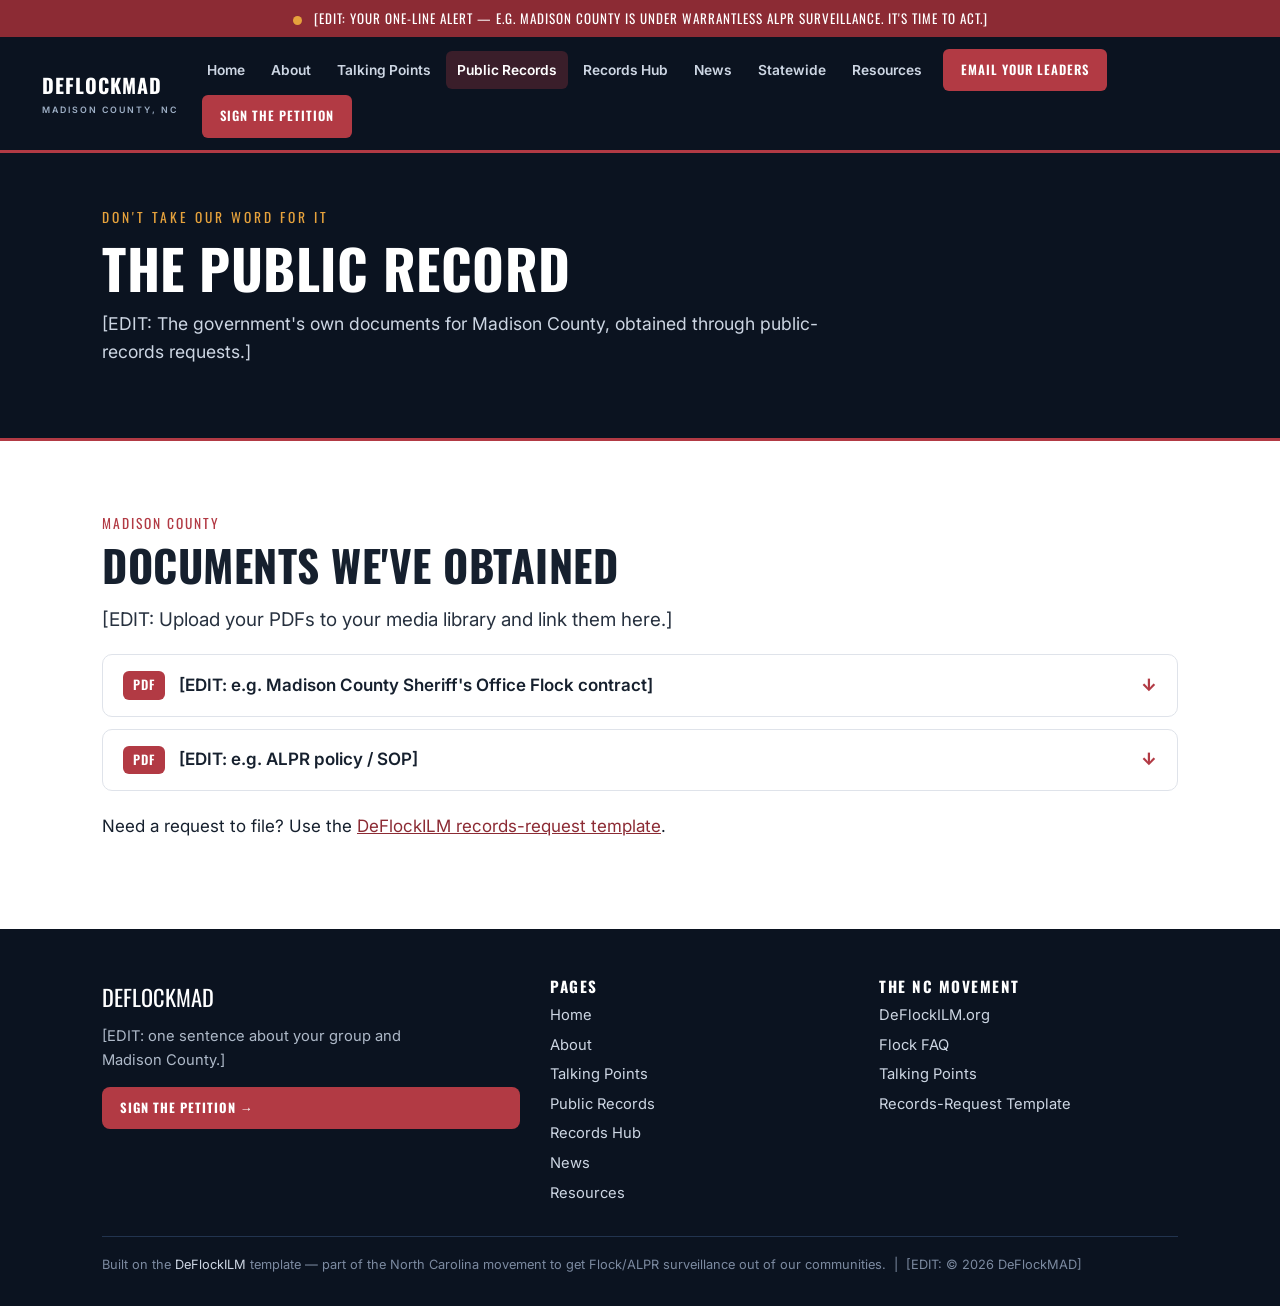
<file: sfa/public-records.html>
<!DOCTYPE html>
<html lang="en">

<head>
  <meta charset="utf-8">
  <meta name="viewport" content="width=device-width, initial-scale=1">
  <title>Public Records — DeFlockMAD</title>
  <style>
    @import url('https://fonts.googleapis.com/css2?family=Oswald:wght@500;600;700&family=Inter:wght@400;500;600;700&display=optional');

    :root {
      --ink: #0b1320;
      --ink2: #11203a;
      --panel: #0f1b30;
      --red: #b23a44;
      --red-d: #8c2b34;
      --red-rgb: 178, 58, 68;
      --amber: #e6a23c;
      --paper: #f6f7f9;
      --line: #dfe3ea;
      --muted: #5a6675;
      --white: #ffffff;
      --maxw: 1120px;
      --h: 'Oswald', Impact, 'Arial Narrow Bold', sans-serif;
      --b: 'Inter', -apple-system, BlinkMacSystemFont, 'Segoe UI', Roboto, Arial, sans-serif;
    }

    * {
      box-sizing: border-box
    }

    html {
      scroll-behavior: smooth
    }

    body {
      margin: 0;
      font-family: var(--b);
      color: #16202e;
      background: var(--white);
      line-height: 1.6;
      font-size: 17px;
      -webkit-font-smoothing: antialiased
    }

    a {
      color: var(--red-d)
    }

    img {
      max-width: 100%;
      height: auto;
      display: block
    }

    h1,
    h2,
    h3,
    h4 {
      font-family: var(--h);
      font-weight: 700;
      line-height: 1.05;
      letter-spacing: .5px;
      margin: 0 0 .4em;
      text-transform: uppercase
    }

    h2 {
      font-size: clamp(1.7rem, 3.6vw, 2.7rem)
    }

    h3 {
      font-size: 1.25rem;
      letter-spacing: .6px
    }

    p {
      margin: 0 0 1em
    }

    .wrap {
      max-width: var(--maxw);
      margin: 0 auto;
      padding: 0 22px
    }

    .section {
      padding: 72px 0
    }

    .section.tight {
      padding: 48px 0
    }

    .ticker {
      background: var(--red-d);
      color: #fff;
      font-family: var(--h);
      letter-spacing: 1px;
      text-transform: uppercase;
      font-size: .82rem;
      padding: 8px 0;
      text-align: center
    }

    .ticker .dot {
      display: inline-block;
      width: 9px;
      height: 9px;
      border-radius: 50%;
      background: var(--amber);
      margin-right: 8px;
      vertical-align: middle;
      animation: blink 1.1s infinite
    }

    @keyframes blink {
      50% {
        opacity: .25
      }
    }

    .hdr {
      position: sticky;
      top: 0;
      z-index: 50;
      background: var(--ink);
      color: #fff;
      border-bottom: 3px solid var(--red)
    }

    .hdr .bar {
      display: flex;
      align-items: center;
      gap: 18px;
      padding: 12px 22px;
      max-width: 1240px;
      margin: 0 auto
    }

    .brand {
      font-family: var(--h);
      font-weight: 700;
      text-transform: uppercase;
      letter-spacing: 1px;
      color: #fff;
      text-decoration: none;
      font-size: 1.25rem;
      white-space: nowrap
    }

    .brand b {
      color: var(--red)
    }

    .brand .lab {
      display: block;
      font-family: var(--b);
      font-weight: 600;
      letter-spacing: 2px;
      font-size: .55rem;
      color: #9fb0c6;
      text-transform: uppercase;
      margin-top: 2px
    }

    .nav {
      display: flex;
      gap: 4px;
      margin-left: auto;
      flex-wrap: wrap;
      align-items: center
    }

    .nav a {
      color: #cdd6e3;
      text-decoration: none;
      font-weight: 600;
      font-size: .86rem;
      padding: 8px 11px;
      border-radius: 6px
    }

    .nav a:hover {
      color: #fff;
      background: rgba(255, 255, 255, .08)
    }

    .nav a.active {
      color: #fff;
      background: rgba(var(--red-rgb), .28)
    }

    .btn {
      display: inline-block;
      font-family: var(--h);
      text-transform: uppercase;
      letter-spacing: 1px;
      font-weight: 700;
      text-decoration: none;
      border-radius: 8px;
      padding: 13px 24px;
      font-size: .95rem;
      cursor: pointer;
      border: 2px solid transparent;
      transition: transform .08s ease
    }

    .btn:active {
      transform: translateY(1px)
    }

    .btn.red {
      background: var(--red);
      color: #fff
    }

    .btn.red:hover {
      background: var(--red-d)
    }

    .btn.ghost {
      background: transparent;
      color: #fff;
      border-color: #fff
    }

    .btn.ghost:hover {
      background: #fff;
      color: var(--ink)
    }

    .btn.dark {
      background: var(--ink);
      color: #fff
    }

    .btn.dark:hover {
      background: var(--ink2)
    }

    .btn.sm {
      padding: 9px 16px;
      font-size: .8rem
    }

    .nav .btn {
      margin-left: 6px
    }

    .hero {
      position: relative;
      color: #fff;
      background: linear-gradient(180deg, rgba(8, 14, 25, .45) 0%, rgba(8, 14, 25, .62) 45%, rgba(8, 14, 25, .9) 100%), url('https://deflockilm.org/wp-content/uploads/2026/06/Flock_Camera_Wilmington_Bridge-1.jpg') center/cover no-repeat;
      background-color: var(--ink)
    }

    .hero .wrap {
      padding-top: 84px;
      padding-bottom: 84px
    }

    .eyebrow {
      font-family: var(--h);
      text-transform: uppercase;
      letter-spacing: 3px;
      font-size: .85rem;
      color: var(--amber);
      margin-bottom: 14px
    }

    .hero h1 {
      font-size: clamp(2.6rem, 7vw, 5rem);
      margin-bottom: .25em;
      text-shadow: 0 2px 30px rgba(0, 0, 0, .4)
    }

    .hero h1 em {
      color: var(--red);
      font-style: normal
    }

    .hero .lead {
      font-size: clamp(1.05rem, 2.2vw, 1.4rem);
      max-width: 760px;
      color: #e7ecf3;
      font-family: var(--b)
    }

    .hero .cta {
      display: flex;
      gap: 14px;
      flex-wrap: wrap;
      margin-top: 30px
    }

    .scanline {
      position: absolute;
      left: 0;
      right: 0;
      bottom: 0;
      height: 4px;
      background: linear-gradient(90deg, transparent, var(--red), transparent);
      animation: scan 3.5s linear infinite
    }

    @keyframes scan {
      0% {
        transform: translateX(-60%)
      }

      100% {
        transform: translateX(60%)
      }
    }

    .phead {
      background: var(--ink);
      color: #fff;
      border-bottom: 3px solid var(--red)
    }

    .phead .wrap {
      padding: 54px 22px
    }

    .phead .eyebrow {
      margin-bottom: 10px
    }

    .phead h1 {
      font-size: clamp(2rem, 5vw, 3.4rem);
      margin: 0
    }

    .phead .lead {
      color: #cdd6e3;
      max-width: 760px;
      margin-top: 14px;
      font-size: 1.1rem
    }

    .kicker {
      font-family: var(--h);
      letter-spacing: 2px;
      text-transform: uppercase;
      color: var(--red);
      font-size: .85rem;
      margin-bottom: 8px
    }

    .lede {
      font-size: 1.18rem;
      color: #27313f;
      max-width: 820px
    }

    .dark {
      background: var(--ink);
      color: #eef2f7
    }

    .dark h2 {
      color: #fff
    }

    .dark .kicker {
      color: var(--amber)
    }

    .dark a {
      color: #ffd166
    }

    .tint {
      background: var(--paper)
    }

    .center {
      text-align: center
    }

    .center .lede {
      margin-left: auto;
      margin-right: auto
    }

    .grid {
      display: grid;
      gap: 22px
    }

    .g3 {
      grid-template-columns: repeat(3, 1fr)
    }

    .g2 {
      grid-template-columns: repeat(2, 1fr)
    }

    .card {
      background: #fff;
      border: 1px solid var(--line);
      border-radius: 12px;
      padding: 26px;
      box-shadow: 0 1px 0 rgba(0, 0, 0, .02)
    }

    .dark .card {
      background: var(--panel);
      border-color: #22344f
    }

    .card h3 {
      color: #16202e
    }

    .dark .card h3 {
      color: #fff
    }

    .card .ico {
      font-size: 1.7rem;
      margin-bottom: 6px
    }

    .stakes {
      list-style: none;
      padding: 0;
      margin: 0;
      display: grid;
      gap: 14px
    }

    .stakes li {
      display: flex;
      gap: 14px;
      align-items: flex-start;
      background: rgba(var(--red-rgb), .06);
      border-left: 4px solid var(--red);
      padding: 14px 18px;
      border-radius: 0 8px 8px 0
    }

    .dark .stakes li {
      background: rgba(var(--red-rgb), .13)
    }

    .stakes .x {
      color: var(--red);
      font-weight: 800;
      font-family: var(--h);
      font-size: 1.2rem;
      line-height: 1.4
    }

    .wins {
      list-style: none;
      padding: 0;
      margin: 0;
      display: grid;
      gap: 14px
    }

    .wins li {
      display: flex;
      gap: 14px;
      align-items: flex-start;
      background: rgba(46, 196, 138, .10);
      border-left: 4px solid #18a558;
      padding: 14px 18px;
      border-radius: 0 8px 8px 0
    }

    .wins .c {
      color: #0e7a40;
      font-weight: 800;
      font-size: 1.1rem
    }

    .auth {
      display: grid;
      grid-template-columns: repeat(4, 1fr);
      gap: 18px;
      margin-top: 18px
    }

    .auth div {
      text-align: center;
      padding: 16px;
      border: 1px solid #22344f;
      border-radius: 10px;
      background: var(--panel)
    }

    .auth .big {
      font-family: var(--h);
      font-size: 1.5rem;
      color: #fff;
      display: block;
      margin-bottom: 4px
    }

    .auth small {
      color: #9fb0c6
    }

    .steps {
      display: grid;
      grid-template-columns: repeat(3, 1fr);
      gap: 22px
    }

    .step {
      background: #fff;
      border: 1px solid var(--line);
      border-radius: 12px;
      padding: 26px;
      position: relative
    }

    .step .n {
      font-family: var(--h);
      font-size: 1rem;
      background: var(--red);
      color: #fff;
      width: 38px;
      height: 38px;
      border-radius: 50%;
      display: grid;
      place-items: center;
      margin-bottom: 12px
    }

    .tp {
      display: grid;
      gap: 18px
    }

    .tp .card {
      padding: 24px 26px
    }

    .tp h3 {
      display: flex;
      gap: 12px;
      align-items: baseline
    }

    .tp h3 .badge {
      font-family: var(--h);
      background: var(--ink);
      color: #fff;
      border-radius: 8px;
      padding: 2px 12px;
      font-size: 1rem
    }

    .tp ul {
      margin: .4em 0 0;
      padding-left: 1.1em
    }

    .tp li {
      margin: .35em 0
    }

    .doclist {
      display: grid;
      gap: 12px
    }

    .doc {
      display: flex;
      align-items: center;
      gap: 14px;
      background: #fff;
      border: 1px solid var(--line);
      border-radius: 10px;
      padding: 16px 20px;
      text-decoration: none;
      color: #16202e;
      font-weight: 600
    }

    .doc:hover {
      border-color: var(--red);
      box-shadow: 0 4px 16px rgba(0, 0, 0, .06)
    }

    .doc .pdf {
      font-family: var(--h);
      background: var(--red);
      color: #fff;
      border-radius: 6px;
      padding: 4px 10px;
      font-size: .8rem;
      letter-spacing: 1px
    }

    .doc .arr {
      margin-left: auto;
      color: var(--red);
      font-weight: 800
    }

    .linkcard {
      display: block;
      background: #fff;
      border: 1px solid var(--line);
      border-radius: 12px;
      padding: 22px;
      text-decoration: none;
      color: #16202e;
      height: 100%
    }

    .linkcard:hover {
      border-color: var(--red);
      box-shadow: 0 6px 20px rgba(0, 0, 0, .07)
    }

    .linkcard .src {
      font-family: var(--h);
      letter-spacing: 1px;
      text-transform: uppercase;
      font-size: .75rem;
      color: var(--red);
      margin-bottom: 8px
    }

    .linkcard h3 {
      font-size: 1.15rem;
      margin: 0
    }

    .linkcard p {
      color: var(--muted);
      font-size: .95rem;
      margin: .6em 0 0
    }

    .linkcard .go {
      margin-top: 12px;
      font-weight: 700;
      color: var(--red-d)
    }

    /* keep white cards readable inside dark sections (override .dark a amber) */
    .dark .linkcard {
      color: #16202e
    }

    .dark .linkcard h3 {
      color: #16202e
    }

    .dark .linkcard .src {
      color: var(--red)
    }

    .dark .linkcard .go {
      color: var(--red-d)
    }

    .reps {
      display: grid;
      grid-template-columns: repeat(2, 1fr);
      gap: 16px
    }

    .rep {
      display: flex;
      align-items: center;
      gap: 16px;
      background: #fff;
      border: 1px solid var(--line);
      border-radius: 12px;
      padding: 18px 20px
    }

    .rep .who {
      flex: 1
    }

    .rep .who b {
      font-family: var(--h);
      font-size: 1.2rem;
      letter-spacing: .5px;
      display: block
    }

    .rep .who span {
      color: var(--muted);
      font-size: .9rem
    }

    .script {
      background: var(--panel);
      color: #dfe7f2;
      border-radius: 12px;
      padding: 26px;
      white-space: pre-wrap;
      font-family: 'Inter', monospace;
      font-size: .93rem;
      line-height: 1.7;
      border: 1px solid #22344f
    }

    .pull {
      border-left: 5px solid var(--red);
      padding: 6px 0 6px 22px;
      font-family: var(--h);
      font-size: 1.4rem;
      text-transform: uppercase;
      letter-spacing: .5px;
      color: #16202e
    }

    .dark .pull {
      color: #fff
    }

    .videos {
      display: grid;
      grid-template-columns: 1fr 1fr;
      gap: 20px
    }

    .vid {
      position: relative;
      padding-top: 56.25%;
      border-radius: 12px;
      overflow: hidden;
      border: 1px solid #22344f
    }

    .vid iframe {
      position: absolute;
      inset: 0;
      width: 100%;
      height: 100%;
      border: 0
    }

    /* article / posts */
    .article {
      padding: 56px 0
    }

    .prose {
      max-width: 760px;
      margin: 0 auto;
      font-size: 1.08rem
    }

    .prose p {
      margin: 0 0 1.1em
    }

    .prose h3 {
      font-size: 1.4rem;
      margin: 1.6em 0 .5em;
      color: #16202e
    }

    .prose a {
      color: var(--red-d);
      font-weight: 600
    }

    .prose ul {
      padding-left: 1.2em;
      margin: 0 0 1.2em
    }

    .prose li {
      margin: .45em 0
    }

    .prose blockquote {
      margin: 1.4em 0;
      padding: 16px 22px;
      background: var(--paper);
      border-left: 5px solid var(--red);
      font-style: italic;
      color: #33414f;
      border-radius: 0 8px 8px 0
    }

    .prose figure {
      margin: 1.6em 0
    }

    .prose figure img {
      border-radius: 12px;
      border: 1px solid var(--line);
      margin: 0 auto
    }

    .prose figcaption {
      font-size: .85rem;
      color: var(--muted);
      margin-top: 8px;
      text-align: center;
      font-style: italic
    }

    .prose table {
      width: 100%;
      border-collapse: collapse;
      margin: 1.4em 0;
      font-size: .98rem
    }

    .prose th,
    .prose td {
      border: 1px solid var(--line);
      padding: 10px 14px;
      text-align: left
    }

    .prose th {
      background: var(--ink);
      color: #fff;
      font-family: var(--h);
      letter-spacing: .5px;
      font-weight: 600
    }

    .prose tbody tr:nth-child(even) {
      background: var(--paper)
    }

    .prose td:last-child {
      text-align: right;
      font-variant-numeric: tabular-nums;
      font-weight: 600
    }

    .postmeta {
      display: flex;
      gap: 14px;
      align-items: center;
      color: #9fb0c6;
      font-size: .9rem;
      margin-bottom: 6px;
      font-family: var(--h);
      letter-spacing: 1px;
      text-transform: uppercase
    }

    .callout {
      background: var(--panel);
      color: #dfe7f2;
      border-radius: 12px;
      padding: 22px 26px;
      border: 1px solid #22344f;
      margin: 1.8em 0
    }

    .callout a {
      color: #ffd166;
      font-weight: 700
    }

    .callout .cta {
      display: flex;
      gap: 12px;
      flex-wrap: wrap;
      margin-top: 14px
    }

    .backlink {
      display: inline-block;
      margin-bottom: 18px;
      color: #cdd6e3;
      text-decoration: none;
      font-weight: 600;
      font-family: var(--h);
      letter-spacing: 1px;
      font-size: .85rem;
      text-transform: uppercase
    }

    .backlink:hover {
      color: #fff
    }

    .band {
      background: linear-gradient(180deg, var(--ink2), var(--ink));
      color: #fff;
      text-align: center;
      border-top: 3px solid var(--red);
      border-bottom: 3px solid var(--red)
    }

    .band h2 {
      color: #fff
    }

    .band .kicker {
      color: var(--amber) !important
    }

    .band .wrap {
      padding: 60px 22px
    }

    .band .cta {
      display: flex;
      gap: 14px;
      justify-content: center;
      flex-wrap: wrap;
      margin-top: 22px
    }

    .band .btn.ghost {
      border-color: #fff
    }

    .foot {
      background: var(--ink);
      color: #aeb9c8;
      font-size: .92rem
    }

    .foot .wrap {
      padding: 50px 22px 30px
    }

    .foot .cols {
      display: grid;
      grid-template-columns: 1.4fr 1fr 1fr;
      gap: 30px
    }

    .foot a {
      color: #cdd6e3;
      text-decoration: none;
      display: block;
      padding: 3px 0
    }

    .foot a:hover {
      color: #fff
    }

    .foot h4 {
      color: #fff;
      font-size: .95rem;
      letter-spacing: 1.5px
    }

    .foot .big {
      font-family: var(--h);
      font-size: 1.4rem;
      color: #fff;
      text-transform: uppercase
    }

    .foot .big b {
      color: var(--red)
    }

    .foot .legal {
      border-top: 1px solid #22344f;
      margin-top: 28px;
      padding-top: 18px;
      color: #7c8aa0;
      font-size: .8rem
    }

    @media(max-width:900px) {

      .g3,
      .g2,
      .steps,
      .auth,
      .reps,
      .videos,
      .foot .cols {
        grid-template-columns: 1fr
      }

      .auth {
        grid-template-columns: 1fr 1fr
      }

      .nav {
        width: 100%;
        flex-wrap: wrap;
        justify-content: center;
        margin-top: 8px
      }

      .nav .btn {
        margin: 6px 4px 0
      }

      .hdr .bar {
        flex-wrap: wrap;
        justify-content: center;
        text-align: center
      }
    }

    /* ============================================================
   WORDPRESS THEME RESET
   Hides the theme's own header/footer and removes the narrow
   content column so the DeFlockILM design fills the page.
   (Use this when "Blank Canvas" isn't available to select.)
   ============================================================ */
    .wp-block-template-part,
    header.wp-block-template-part,
    footer.wp-block-template-part,
    .wp-block-site-title,
    .wp-block-site-tagline,
    .wp-block-navigation,
    .site-header,
    .site-footer,
    #masthead,
    #colophon,
    header#header,
    .site-branding,
    .main-navigation,
    .wp-block-group.alignfull.has-global-padding:first-child {
      display: none !important;
    }

    .wp-site-blocks,
    main,
    .wp-block-post-content,
    .entry-content,
    .is-layout-constrained,
    .is-layout-flow {
      max-width: none !important;
      margin-left: 0 !important;
      margin-right: 0 !important;
      padding-left: 0 !important;
      padding-right: 0 !important;
    }

    .wp-site-blocks {
      padding-top: 0 !important;
    }

    .wp-block-post-content>*,
    .entry-content>* {
      max-width: none !important;
    }

    .wp-block-post-title,
    .entry-title {
      display: none !important;
    }

    .wp-block-post-featured-image,
    figure.wp-block-post-featured-image,
    .post-thumbnail,
    .wp-post-image,
    .attachment-post-thumbnail {
      display: none !important;
    }
  </style>
</head>

<body>
  <div class="ticker"><span class="dot"></span> [EDIT: your one-line alert — e.g. Madison County is under warrantless
    ALPR surveillance. It's time to act.]</div>
  <header class="hdr">
    <div class="bar">
      <a class="brand" href="index.html">DeFlockMAD<span class="lab">Madison County, NC</span></a>
      <nav class="nav"><a href="index.html">Home</a><a href="about.html">About</a><a href="talking-points.html">Talking
          Points</a><a href="public-records.html" class="active">Public Records</a><a href="records-hub.html">Records
          Hub</a><a href="news.html">News</a><a href="https://deflockilm.org/flock-in-north-carolina/" target="_blank"
          rel="noopener">Statewide</a><a href="resources.html">Resources</a>
        <a class="btn red sm" href="email.html">Email Your Leaders</a>
        <a class="btn red sm" href="https://www.change.org/YOUR-PETITION" target="_blank" rel="noopener">Sign the
          Petition</a>
      </nav>
    </div>
  </header>
  <div class="phead">
    <div class="wrap">
      <div class="eyebrow">Don't take our word for it</div>
      <h1>The Public Record</h1>
      <p class="lead">[EDIT: The government's own documents for Madison County, obtained through public-records
        requests.]</p>
    </div>
  </div>
  <section class="section">
    <div class="wrap">
      <div class="kicker">Madison County</div>
      <h2>Documents we've obtained</h2>
      <p class="lede">[EDIT: Upload your PDFs to your media library and link them here.]</p>
      <div class="doclist" style="margin-top:18px">
        <a class="doc" href="#" target="_blank" rel="noopener"><span class="pdf">PDF</span><span>[EDIT: e.g. Madison
            County Sheriff's Office Flock contract]</span><span class="arr">&#8595;</span></a>
        <a class="doc" href="#" target="_blank" rel="noopener"><span class="pdf">PDF</span><span>[EDIT: e.g. ALPR policy
            / SOP]</span><span class="arr">&#8595;</span></a>
      </div>
      <p style="margin-top:22px">Need a request to file? Use the <a href="https://deflockilm.org/nc-records-repository/"
          target="_blank" rel="noopener">DeFlockILM records-request template</a>.</p>
    </div>
  </section>
  <footer class="foot">
    <div class="wrap">
      <div class="cols">
        <div>
          <div class="big">DeFlockMAD</div>
          <p style="margin-top:10px;max-width:340px">[EDIT: one sentence about your group and Madison County.]</p>
          <a class="btn red sm" href="https://www.change.org/YOUR-PETITION" target="_blank" rel="noopener"
            style="margin-top:6px">Sign the Petition &#8594;</a>
        </div>
        <div>
          <h4>Pages</h4>
          <a href="index.html">Home</a><a href="about.html">About</a><a href="talking-points.html">Talking Points</a><a
            href="public-records.html">Public Records</a><a href="records-hub.html">Records Hub</a><a
            href="news.html">News</a><a href="resources.html">Resources</a>
        </div>
        <div>
          <h4>The NC Movement</h4>
          <a href="https://deflockilm.org" target="_blank" rel="noopener">DeFlockILM.org</a>
          <a href="https://deflockilm.org/faq/" target="_blank" rel="noopener">Flock FAQ</a>
          <a href="https://deflockilm.org/talking-points-against-flock-ai-alpr-cameras/" target="_blank"
            rel="noopener">Talking Points</a>
          <a href="https://deflockilm.org/nc-records-repository/" target="_blank" rel="noopener">Records-Request
            Template</a>
        </div>
      </div>
      <div class="legal">Built on the <a href="https://deflockilm.org" target="_blank" rel="noopener"
          style="display:inline">DeFlockILM</a> template &mdash; part of the North Carolina movement to get Flock/ALPR
        surveillance out of our communities. &nbsp;|&nbsp; [EDIT: &copy; 2026 DeFlockMAD]</div>
    </div>
  </footer>
</body>

</html>
</file>
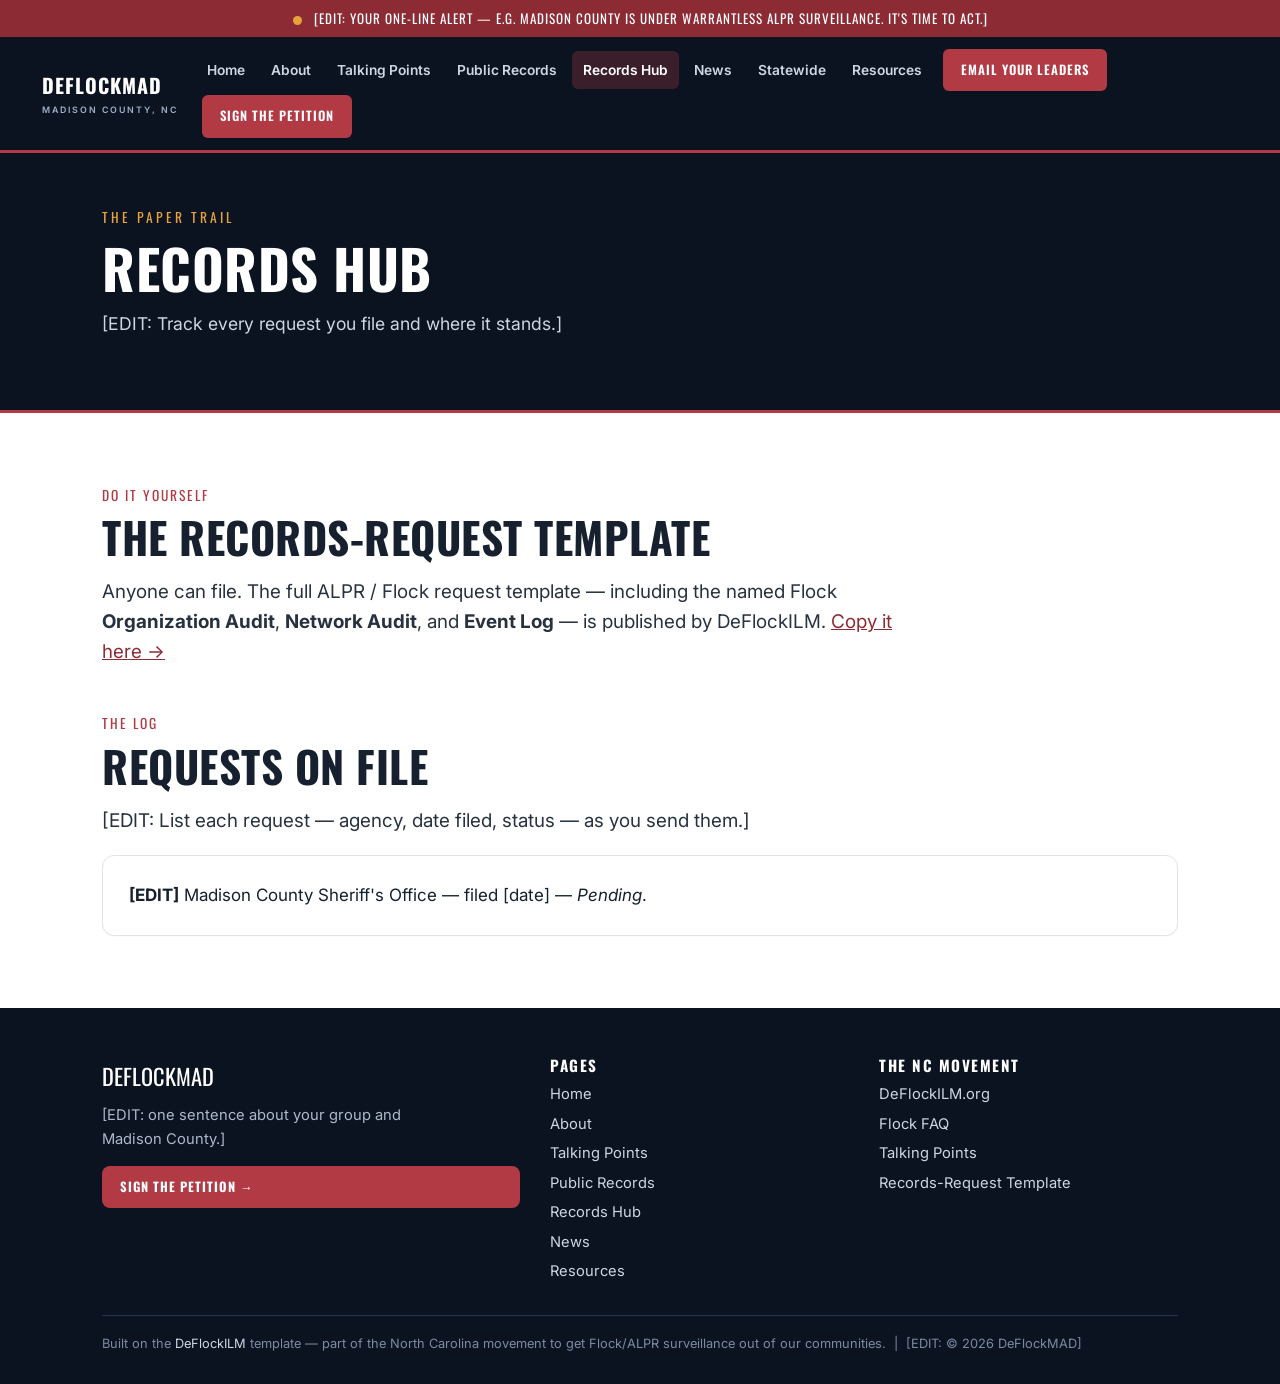
<file: sfa/records-hub.html>
<!DOCTYPE html>
<html lang="en">

<head>
  <meta charset="utf-8">
  <meta name="viewport" content="width=device-width, initial-scale=1">
  <title>Records Hub — DeFlockMAD</title>
  <style>
    @import url('https://fonts.googleapis.com/css2?family=Oswald:wght@500;600;700&family=Inter:wght@400;500;600;700&display=optional');

    :root {
      --ink: #0b1320;
      --ink2: #11203a;
      --panel: #0f1b30;
      --red: #b23a44;
      --red-d: #8c2b34;
      --red-rgb: 178, 58, 68;
      --amber: #e6a23c;
      --paper: #f6f7f9;
      --line: #dfe3ea;
      --muted: #5a6675;
      --white: #ffffff;
      --maxw: 1120px;
      --h: 'Oswald', Impact, 'Arial Narrow Bold', sans-serif;
      --b: 'Inter', -apple-system, BlinkMacSystemFont, 'Segoe UI', Roboto, Arial, sans-serif;
    }

    * {
      box-sizing: border-box
    }

    html {
      scroll-behavior: smooth
    }

    body {
      margin: 0;
      font-family: var(--b);
      color: #16202e;
      background: var(--white);
      line-height: 1.6;
      font-size: 17px;
      -webkit-font-smoothing: antialiased
    }

    a {
      color: var(--red-d)
    }

    img {
      max-width: 100%;
      height: auto;
      display: block
    }

    h1,
    h2,
    h3,
    h4 {
      font-family: var(--h);
      font-weight: 700;
      line-height: 1.05;
      letter-spacing: .5px;
      margin: 0 0 .4em;
      text-transform: uppercase
    }

    h2 {
      font-size: clamp(1.7rem, 3.6vw, 2.7rem)
    }

    h3 {
      font-size: 1.25rem;
      letter-spacing: .6px
    }

    p {
      margin: 0 0 1em
    }

    .wrap {
      max-width: var(--maxw);
      margin: 0 auto;
      padding: 0 22px
    }

    .section {
      padding: 72px 0
    }

    .section.tight {
      padding: 48px 0
    }

    .ticker {
      background: var(--red-d);
      color: #fff;
      font-family: var(--h);
      letter-spacing: 1px;
      text-transform: uppercase;
      font-size: .82rem;
      padding: 8px 0;
      text-align: center
    }

    .ticker .dot {
      display: inline-block;
      width: 9px;
      height: 9px;
      border-radius: 50%;
      background: var(--amber);
      margin-right: 8px;
      vertical-align: middle;
      animation: blink 1.1s infinite
    }

    @keyframes blink {
      50% {
        opacity: .25
      }
    }

    .hdr {
      position: sticky;
      top: 0;
      z-index: 50;
      background: var(--ink);
      color: #fff;
      border-bottom: 3px solid var(--red)
    }

    .hdr .bar {
      display: flex;
      align-items: center;
      gap: 18px;
      padding: 12px 22px;
      max-width: 1240px;
      margin: 0 auto
    }

    .brand {
      font-family: var(--h);
      font-weight: 700;
      text-transform: uppercase;
      letter-spacing: 1px;
      color: #fff;
      text-decoration: none;
      font-size: 1.25rem;
      white-space: nowrap
    }

    .brand b {
      color: var(--red)
    }

    .brand .lab {
      display: block;
      font-family: var(--b);
      font-weight: 600;
      letter-spacing: 2px;
      font-size: .55rem;
      color: #9fb0c6;
      text-transform: uppercase;
      margin-top: 2px
    }

    .nav {
      display: flex;
      gap: 4px;
      margin-left: auto;
      flex-wrap: wrap;
      align-items: center
    }

    .nav a {
      color: #cdd6e3;
      text-decoration: none;
      font-weight: 600;
      font-size: .86rem;
      padding: 8px 11px;
      border-radius: 6px
    }

    .nav a:hover {
      color: #fff;
      background: rgba(255, 255, 255, .08)
    }

    .nav a.active {
      color: #fff;
      background: rgba(var(--red-rgb), .28)
    }

    .btn {
      display: inline-block;
      font-family: var(--h);
      text-transform: uppercase;
      letter-spacing: 1px;
      font-weight: 700;
      text-decoration: none;
      border-radius: 8px;
      padding: 13px 24px;
      font-size: .95rem;
      cursor: pointer;
      border: 2px solid transparent;
      transition: transform .08s ease
    }

    .btn:active {
      transform: translateY(1px)
    }

    .btn.red {
      background: var(--red);
      color: #fff
    }

    .btn.red:hover {
      background: var(--red-d)
    }

    .btn.ghost {
      background: transparent;
      color: #fff;
      border-color: #fff
    }

    .btn.ghost:hover {
      background: #fff;
      color: var(--ink)
    }

    .btn.dark {
      background: var(--ink);
      color: #fff
    }

    .btn.dark:hover {
      background: var(--ink2)
    }

    .btn.sm {
      padding: 9px 16px;
      font-size: .8rem
    }

    .nav .btn {
      margin-left: 6px
    }

    .hero {
      position: relative;
      color: #fff;
      background: linear-gradient(180deg, rgba(8, 14, 25, .45) 0%, rgba(8, 14, 25, .62) 45%, rgba(8, 14, 25, .9) 100%), url('https://deflockilm.org/wp-content/uploads/2026/06/Flock_Camera_Wilmington_Bridge-1.jpg') center/cover no-repeat;
      background-color: var(--ink)
    }

    .hero .wrap {
      padding-top: 84px;
      padding-bottom: 84px
    }

    .eyebrow {
      font-family: var(--h);
      text-transform: uppercase;
      letter-spacing: 3px;
      font-size: .85rem;
      color: var(--amber);
      margin-bottom: 14px
    }

    .hero h1 {
      font-size: clamp(2.6rem, 7vw, 5rem);
      margin-bottom: .25em;
      text-shadow: 0 2px 30px rgba(0, 0, 0, .4)
    }

    .hero h1 em {
      color: var(--red);
      font-style: normal
    }

    .hero .lead {
      font-size: clamp(1.05rem, 2.2vw, 1.4rem);
      max-width: 760px;
      color: #e7ecf3;
      font-family: var(--b)
    }

    .hero .cta {
      display: flex;
      gap: 14px;
      flex-wrap: wrap;
      margin-top: 30px
    }

    .scanline {
      position: absolute;
      left: 0;
      right: 0;
      bottom: 0;
      height: 4px;
      background: linear-gradient(90deg, transparent, var(--red), transparent);
      animation: scan 3.5s linear infinite
    }

    @keyframes scan {
      0% {
        transform: translateX(-60%)
      }

      100% {
        transform: translateX(60%)
      }
    }

    .phead {
      background: var(--ink);
      color: #fff;
      border-bottom: 3px solid var(--red)
    }

    .phead .wrap {
      padding: 54px 22px
    }

    .phead .eyebrow {
      margin-bottom: 10px
    }

    .phead h1 {
      font-size: clamp(2rem, 5vw, 3.4rem);
      margin: 0
    }

    .phead .lead {
      color: #cdd6e3;
      max-width: 760px;
      margin-top: 14px;
      font-size: 1.1rem
    }

    .kicker {
      font-family: var(--h);
      letter-spacing: 2px;
      text-transform: uppercase;
      color: var(--red);
      font-size: .85rem;
      margin-bottom: 8px
    }

    .lede {
      font-size: 1.18rem;
      color: #27313f;
      max-width: 820px
    }

    .dark {
      background: var(--ink);
      color: #eef2f7
    }

    .dark h2 {
      color: #fff
    }

    .dark .kicker {
      color: var(--amber)
    }

    .dark a {
      color: #ffd166
    }

    .tint {
      background: var(--paper)
    }

    .center {
      text-align: center
    }

    .center .lede {
      margin-left: auto;
      margin-right: auto
    }

    .grid {
      display: grid;
      gap: 22px
    }

    .g3 {
      grid-template-columns: repeat(3, 1fr)
    }

    .g2 {
      grid-template-columns: repeat(2, 1fr)
    }

    .card {
      background: #fff;
      border: 1px solid var(--line);
      border-radius: 12px;
      padding: 26px;
      box-shadow: 0 1px 0 rgba(0, 0, 0, .02)
    }

    .dark .card {
      background: var(--panel);
      border-color: #22344f
    }

    .card h3 {
      color: #16202e
    }

    .dark .card h3 {
      color: #fff
    }

    .card .ico {
      font-size: 1.7rem;
      margin-bottom: 6px
    }

    .stakes {
      list-style: none;
      padding: 0;
      margin: 0;
      display: grid;
      gap: 14px
    }

    .stakes li {
      display: flex;
      gap: 14px;
      align-items: flex-start;
      background: rgba(var(--red-rgb), .06);
      border-left: 4px solid var(--red);
      padding: 14px 18px;
      border-radius: 0 8px 8px 0
    }

    .dark .stakes li {
      background: rgba(var(--red-rgb), .13)
    }

    .stakes .x {
      color: var(--red);
      font-weight: 800;
      font-family: var(--h);
      font-size: 1.2rem;
      line-height: 1.4
    }

    .wins {
      list-style: none;
      padding: 0;
      margin: 0;
      display: grid;
      gap: 14px
    }

    .wins li {
      display: flex;
      gap: 14px;
      align-items: flex-start;
      background: rgba(46, 196, 138, .10);
      border-left: 4px solid #18a558;
      padding: 14px 18px;
      border-radius: 0 8px 8px 0
    }

    .wins .c {
      color: #0e7a40;
      font-weight: 800;
      font-size: 1.1rem
    }

    .auth {
      display: grid;
      grid-template-columns: repeat(4, 1fr);
      gap: 18px;
      margin-top: 18px
    }

    .auth div {
      text-align: center;
      padding: 16px;
      border: 1px solid #22344f;
      border-radius: 10px;
      background: var(--panel)
    }

    .auth .big {
      font-family: var(--h);
      font-size: 1.5rem;
      color: #fff;
      display: block;
      margin-bottom: 4px
    }

    .auth small {
      color: #9fb0c6
    }

    .steps {
      display: grid;
      grid-template-columns: repeat(3, 1fr);
      gap: 22px
    }

    .step {
      background: #fff;
      border: 1px solid var(--line);
      border-radius: 12px;
      padding: 26px;
      position: relative
    }

    .step .n {
      font-family: var(--h);
      font-size: 1rem;
      background: var(--red);
      color: #fff;
      width: 38px;
      height: 38px;
      border-radius: 50%;
      display: grid;
      place-items: center;
      margin-bottom: 12px
    }

    .tp {
      display: grid;
      gap: 18px
    }

    .tp .card {
      padding: 24px 26px
    }

    .tp h3 {
      display: flex;
      gap: 12px;
      align-items: baseline
    }

    .tp h3 .badge {
      font-family: var(--h);
      background: var(--ink);
      color: #fff;
      border-radius: 8px;
      padding: 2px 12px;
      font-size: 1rem
    }

    .tp ul {
      margin: .4em 0 0;
      padding-left: 1.1em
    }

    .tp li {
      margin: .35em 0
    }

    .doclist {
      display: grid;
      gap: 12px
    }

    .doc {
      display: flex;
      align-items: center;
      gap: 14px;
      background: #fff;
      border: 1px solid var(--line);
      border-radius: 10px;
      padding: 16px 20px;
      text-decoration: none;
      color: #16202e;
      font-weight: 600
    }

    .doc:hover {
      border-color: var(--red);
      box-shadow: 0 4px 16px rgba(0, 0, 0, .06)
    }

    .doc .pdf {
      font-family: var(--h);
      background: var(--red);
      color: #fff;
      border-radius: 6px;
      padding: 4px 10px;
      font-size: .8rem;
      letter-spacing: 1px
    }

    .doc .arr {
      margin-left: auto;
      color: var(--red);
      font-weight: 800
    }

    .linkcard {
      display: block;
      background: #fff;
      border: 1px solid var(--line);
      border-radius: 12px;
      padding: 22px;
      text-decoration: none;
      color: #16202e;
      height: 100%
    }

    .linkcard:hover {
      border-color: var(--red);
      box-shadow: 0 6px 20px rgba(0, 0, 0, .07)
    }

    .linkcard .src {
      font-family: var(--h);
      letter-spacing: 1px;
      text-transform: uppercase;
      font-size: .75rem;
      color: var(--red);
      margin-bottom: 8px
    }

    .linkcard h3 {
      font-size: 1.15rem;
      margin: 0
    }

    .linkcard p {
      color: var(--muted);
      font-size: .95rem;
      margin: .6em 0 0
    }

    .linkcard .go {
      margin-top: 12px;
      font-weight: 700;
      color: var(--red-d)
    }

    /* keep white cards readable inside dark sections (override .dark a amber) */
    .dark .linkcard {
      color: #16202e
    }

    .dark .linkcard h3 {
      color: #16202e
    }

    .dark .linkcard .src {
      color: var(--red)
    }

    .dark .linkcard .go {
      color: var(--red-d)
    }

    .reps {
      display: grid;
      grid-template-columns: repeat(2, 1fr);
      gap: 16px
    }

    .rep {
      display: flex;
      align-items: center;
      gap: 16px;
      background: #fff;
      border: 1px solid var(--line);
      border-radius: 12px;
      padding: 18px 20px
    }

    .rep .who {
      flex: 1
    }

    .rep .who b {
      font-family: var(--h);
      font-size: 1.2rem;
      letter-spacing: .5px;
      display: block
    }

    .rep .who span {
      color: var(--muted);
      font-size: .9rem
    }

    .script {
      background: var(--panel);
      color: #dfe7f2;
      border-radius: 12px;
      padding: 26px;
      white-space: pre-wrap;
      font-family: 'Inter', monospace;
      font-size: .93rem;
      line-height: 1.7;
      border: 1px solid #22344f
    }

    .pull {
      border-left: 5px solid var(--red);
      padding: 6px 0 6px 22px;
      font-family: var(--h);
      font-size: 1.4rem;
      text-transform: uppercase;
      letter-spacing: .5px;
      color: #16202e
    }

    .dark .pull {
      color: #fff
    }

    .videos {
      display: grid;
      grid-template-columns: 1fr 1fr;
      gap: 20px
    }

    .vid {
      position: relative;
      padding-top: 56.25%;
      border-radius: 12px;
      overflow: hidden;
      border: 1px solid #22344f
    }

    .vid iframe {
      position: absolute;
      inset: 0;
      width: 100%;
      height: 100%;
      border: 0
    }

    /* article / posts */
    .article {
      padding: 56px 0
    }

    .prose {
      max-width: 760px;
      margin: 0 auto;
      font-size: 1.08rem
    }

    .prose p {
      margin: 0 0 1.1em
    }

    .prose h3 {
      font-size: 1.4rem;
      margin: 1.6em 0 .5em;
      color: #16202e
    }

    .prose a {
      color: var(--red-d);
      font-weight: 600
    }

    .prose ul {
      padding-left: 1.2em;
      margin: 0 0 1.2em
    }

    .prose li {
      margin: .45em 0
    }

    .prose blockquote {
      margin: 1.4em 0;
      padding: 16px 22px;
      background: var(--paper);
      border-left: 5px solid var(--red);
      font-style: italic;
      color: #33414f;
      border-radius: 0 8px 8px 0
    }

    .prose figure {
      margin: 1.6em 0
    }

    .prose figure img {
      border-radius: 12px;
      border: 1px solid var(--line);
      margin: 0 auto
    }

    .prose figcaption {
      font-size: .85rem;
      color: var(--muted);
      margin-top: 8px;
      text-align: center;
      font-style: italic
    }

    .prose table {
      width: 100%;
      border-collapse: collapse;
      margin: 1.4em 0;
      font-size: .98rem
    }

    .prose th,
    .prose td {
      border: 1px solid var(--line);
      padding: 10px 14px;
      text-align: left
    }

    .prose th {
      background: var(--ink);
      color: #fff;
      font-family: var(--h);
      letter-spacing: .5px;
      font-weight: 600
    }

    .prose tbody tr:nth-child(even) {
      background: var(--paper)
    }

    .prose td:last-child {
      text-align: right;
      font-variant-numeric: tabular-nums;
      font-weight: 600
    }

    .postmeta {
      display: flex;
      gap: 14px;
      align-items: center;
      color: #9fb0c6;
      font-size: .9rem;
      margin-bottom: 6px;
      font-family: var(--h);
      letter-spacing: 1px;
      text-transform: uppercase
    }

    .callout {
      background: var(--panel);
      color: #dfe7f2;
      border-radius: 12px;
      padding: 22px 26px;
      border: 1px solid #22344f;
      margin: 1.8em 0
    }

    .callout a {
      color: #ffd166;
      font-weight: 700
    }

    .callout .cta {
      display: flex;
      gap: 12px;
      flex-wrap: wrap;
      margin-top: 14px
    }

    .backlink {
      display: inline-block;
      margin-bottom: 18px;
      color: #cdd6e3;
      text-decoration: none;
      font-weight: 600;
      font-family: var(--h);
      letter-spacing: 1px;
      font-size: .85rem;
      text-transform: uppercase
    }

    .backlink:hover {
      color: #fff
    }

    .band {
      background: linear-gradient(180deg, var(--ink2), var(--ink));
      color: #fff;
      text-align: center;
      border-top: 3px solid var(--red);
      border-bottom: 3px solid var(--red)
    }

    .band h2 {
      color: #fff
    }

    .band .kicker {
      color: var(--amber) !important
    }

    .band .wrap {
      padding: 60px 22px
    }

    .band .cta {
      display: flex;
      gap: 14px;
      justify-content: center;
      flex-wrap: wrap;
      margin-top: 22px
    }

    .band .btn.ghost {
      border-color: #fff
    }

    .foot {
      background: var(--ink);
      color: #aeb9c8;
      font-size: .92rem
    }

    .foot .wrap {
      padding: 50px 22px 30px
    }

    .foot .cols {
      display: grid;
      grid-template-columns: 1.4fr 1fr 1fr;
      gap: 30px
    }

    .foot a {
      color: #cdd6e3;
      text-decoration: none;
      display: block;
      padding: 3px 0
    }

    .foot a:hover {
      color: #fff
    }

    .foot h4 {
      color: #fff;
      font-size: .95rem;
      letter-spacing: 1.5px
    }

    .foot .big {
      font-family: var(--h);
      font-size: 1.4rem;
      color: #fff;
      text-transform: uppercase
    }

    .foot .big b {
      color: var(--red)
    }

    .foot .legal {
      border-top: 1px solid #22344f;
      margin-top: 28px;
      padding-top: 18px;
      color: #7c8aa0;
      font-size: .8rem
    }

    @media(max-width:900px) {

      .g3,
      .g2,
      .steps,
      .auth,
      .reps,
      .videos,
      .foot .cols {
        grid-template-columns: 1fr
      }

      .auth {
        grid-template-columns: 1fr 1fr
      }

      .nav {
        width: 100%;
        flex-wrap: wrap;
        justify-content: center;
        margin-top: 8px
      }

      .nav .btn {
        margin: 6px 4px 0
      }

      .hdr .bar {
        flex-wrap: wrap;
        justify-content: center;
        text-align: center
      }
    }

    /* ============================================================
   WORDPRESS THEME RESET
   Hides the theme's own header/footer and removes the narrow
   content column so the DeFlockILM design fills the page.
   (Use this when "Blank Canvas" isn't available to select.)
   ============================================================ */
    .wp-block-template-part,
    header.wp-block-template-part,
    footer.wp-block-template-part,
    .wp-block-site-title,
    .wp-block-site-tagline,
    .wp-block-navigation,
    .site-header,
    .site-footer,
    #masthead,
    #colophon,
    header#header,
    .site-branding,
    .main-navigation,
    .wp-block-group.alignfull.has-global-padding:first-child {
      display: none !important;
    }

    .wp-site-blocks,
    main,
    .wp-block-post-content,
    .entry-content,
    .is-layout-constrained,
    .is-layout-flow {
      max-width: none !important;
      margin-left: 0 !important;
      margin-right: 0 !important;
      padding-left: 0 !important;
      padding-right: 0 !important;
    }

    .wp-site-blocks {
      padding-top: 0 !important;
    }

    .wp-block-post-content>*,
    .entry-content>* {
      max-width: none !important;
    }

    .wp-block-post-title,
    .entry-title {
      display: none !important;
    }

    .wp-block-post-featured-image,
    figure.wp-block-post-featured-image,
    .post-thumbnail,
    .wp-post-image,
    .attachment-post-thumbnail {
      display: none !important;
    }
  </style>
</head>

<body>
  <div class="ticker"><span class="dot"></span> [EDIT: your one-line alert — e.g. Madison County is under warrantless
    ALPR surveillance. It's time to act.]</div>
  <header class="hdr">
    <div class="bar">
      <a class="brand" href="index.html">DeFlockMAD<span class="lab">Madison County, NC</span></a>
      <nav class="nav"><a href="index.html">Home</a><a href="about.html">About</a><a href="talking-points.html">Talking
          Points</a><a href="public-records.html">Public Records</a><a href="records-hub.html" class="active">Records
          Hub</a><a href="news.html">News</a><a href="https://deflockilm.org/flock-in-north-carolina/" target="_blank"
          rel="noopener">Statewide</a><a href="resources.html">Resources</a>
        <a class="btn red sm" href="email.html">Email Your Leaders</a>
        <a class="btn red sm" href="https://www.change.org/YOUR-PETITION" target="_blank" rel="noopener">Sign the
          Petition</a>
      </nav>
    </div>
  </header>
  <div class="phead">
    <div class="wrap">
      <div class="eyebrow">The paper trail</div>
      <h1>Records Hub</h1>
      <p class="lead">[EDIT: Track every request you file and where it stands.]</p>
    </div>
  </div>
  <section class="section">
    <div class="wrap">
      <div class="kicker">Do it yourself</div>
      <h2>The records-request template</h2>
      <p class="lede">Anyone can file. The full ALPR / Flock request template &mdash; including the named Flock
        <b>Organization Audit</b>, <b>Network Audit</b>, and <b>Event Log</b> &mdash; is published by DeFlockILM. <a
          href="https://deflockilm.org/nc-records-repository/" target="_blank" rel="noopener">Copy it here &#8594;</a>
      </p>
      <div class="kicker" style="margin-top:46px">The log</div>
      <h2>Requests on file</h2>
      <p class="lede">[EDIT: List each request — agency, date filed, status — as you send them.]</p>
      <div class="card" style="margin-top:16px"><b>[EDIT]</b> Madison County Sheriff's Office — filed [date] —
        <i>Pending</i>.
      </div>
    </div>
  </section>
  <footer class="foot">
    <div class="wrap">
      <div class="cols">
        <div>
          <div class="big">DeFlockMAD</div>
          <p style="margin-top:10px;max-width:340px">[EDIT: one sentence about your group and Madison County.]</p>
          <a class="btn red sm" href="https://www.change.org/YOUR-PETITION" target="_blank" rel="noopener"
            style="margin-top:6px">Sign the Petition &#8594;</a>
        </div>
        <div>
          <h4>Pages</h4>
          <a href="index.html">Home</a><a href="about.html">About</a><a href="talking-points.html">Talking Points</a><a
            href="public-records.html">Public Records</a><a href="records-hub.html">Records Hub</a><a
            href="news.html">News</a><a href="resources.html">Resources</a>
        </div>
        <div>
          <h4>The NC Movement</h4>
          <a href="https://deflockilm.org" target="_blank" rel="noopener">DeFlockILM.org</a>
          <a href="https://deflockilm.org/faq/" target="_blank" rel="noopener">Flock FAQ</a>
          <a href="https://deflockilm.org/talking-points-against-flock-ai-alpr-cameras/" target="_blank"
            rel="noopener">Talking Points</a>
          <a href="https://deflockilm.org/nc-records-repository/" target="_blank" rel="noopener">Records-Request
            Template</a>
        </div>
      </div>
      <div class="legal">Built on the <a href="https://deflockilm.org" target="_blank" rel="noopener"
          style="display:inline">DeFlockILM</a> template &mdash; part of the North Carolina movement to get Flock/ALPR
        surveillance out of our communities. &nbsp;|&nbsp; [EDIT: &copy; 2026 DeFlockMAD]</div>
    </div>
  </footer>
</body>

</html>
</file>
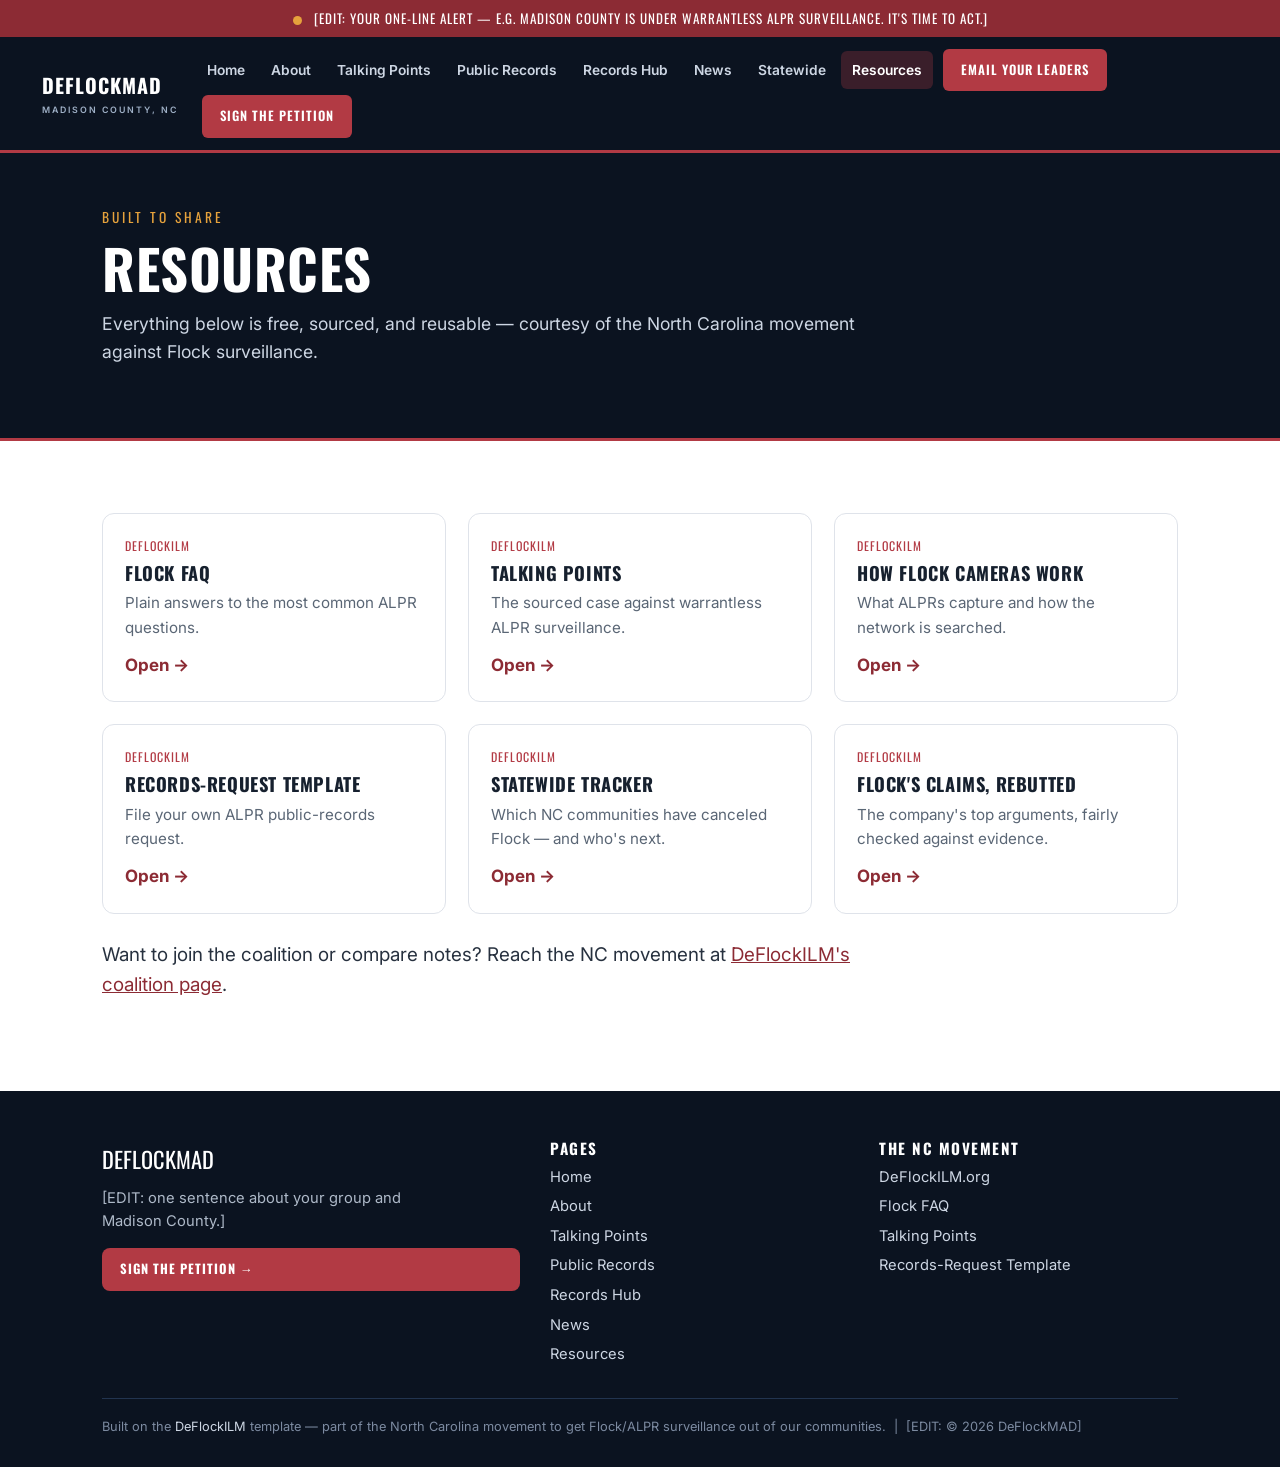
<file: sfa/resources.html>
<!DOCTYPE html>
<html lang="en">

<head>
  <meta charset="utf-8">
  <meta name="viewport" content="width=device-width, initial-scale=1">
  <title>Resources — DeFlockMAD</title>
  <style>
    @import url('https://fonts.googleapis.com/css2?family=Oswald:wght@500;600;700&family=Inter:wght@400;500;600;700&display=optional');

    :root {
      --ink: #0b1320;
      --ink2: #11203a;
      --panel: #0f1b30;
      --red: #b23a44;
      --red-d: #8c2b34;
      --red-rgb: 178, 58, 68;
      --amber: #e6a23c;
      --paper: #f6f7f9;
      --line: #dfe3ea;
      --muted: #5a6675;
      --white: #ffffff;
      --maxw: 1120px;
      --h: 'Oswald', Impact, 'Arial Narrow Bold', sans-serif;
      --b: 'Inter', -apple-system, BlinkMacSystemFont, 'Segoe UI', Roboto, Arial, sans-serif;
    }

    * {
      box-sizing: border-box
    }

    html {
      scroll-behavior: smooth
    }

    body {
      margin: 0;
      font-family: var(--b);
      color: #16202e;
      background: var(--white);
      line-height: 1.6;
      font-size: 17px;
      -webkit-font-smoothing: antialiased
    }

    a {
      color: var(--red-d)
    }

    img {
      max-width: 100%;
      height: auto;
      display: block
    }

    h1,
    h2,
    h3,
    h4 {
      font-family: var(--h);
      font-weight: 700;
      line-height: 1.05;
      letter-spacing: .5px;
      margin: 0 0 .4em;
      text-transform: uppercase
    }

    h2 {
      font-size: clamp(1.7rem, 3.6vw, 2.7rem)
    }

    h3 {
      font-size: 1.25rem;
      letter-spacing: .6px
    }

    p {
      margin: 0 0 1em
    }

    .wrap {
      max-width: var(--maxw);
      margin: 0 auto;
      padding: 0 22px
    }

    .section {
      padding: 72px 0
    }

    .section.tight {
      padding: 48px 0
    }

    .ticker {
      background: var(--red-d);
      color: #fff;
      font-family: var(--h);
      letter-spacing: 1px;
      text-transform: uppercase;
      font-size: .82rem;
      padding: 8px 0;
      text-align: center
    }

    .ticker .dot {
      display: inline-block;
      width: 9px;
      height: 9px;
      border-radius: 50%;
      background: var(--amber);
      margin-right: 8px;
      vertical-align: middle;
      animation: blink 1.1s infinite
    }

    @keyframes blink {
      50% {
        opacity: .25
      }
    }

    .hdr {
      position: sticky;
      top: 0;
      z-index: 50;
      background: var(--ink);
      color: #fff;
      border-bottom: 3px solid var(--red)
    }

    .hdr .bar {
      display: flex;
      align-items: center;
      gap: 18px;
      padding: 12px 22px;
      max-width: 1240px;
      margin: 0 auto
    }

    .brand {
      font-family: var(--h);
      font-weight: 700;
      text-transform: uppercase;
      letter-spacing: 1px;
      color: #fff;
      text-decoration: none;
      font-size: 1.25rem;
      white-space: nowrap
    }

    .brand b {
      color: var(--red)
    }

    .brand .lab {
      display: block;
      font-family: var(--b);
      font-weight: 600;
      letter-spacing: 2px;
      font-size: .55rem;
      color: #9fb0c6;
      text-transform: uppercase;
      margin-top: 2px
    }

    .nav {
      display: flex;
      gap: 4px;
      margin-left: auto;
      flex-wrap: wrap;
      align-items: center
    }

    .nav a {
      color: #cdd6e3;
      text-decoration: none;
      font-weight: 600;
      font-size: .86rem;
      padding: 8px 11px;
      border-radius: 6px
    }

    .nav a:hover {
      color: #fff;
      background: rgba(255, 255, 255, .08)
    }

    .nav a.active {
      color: #fff;
      background: rgba(var(--red-rgb), .28)
    }

    .btn {
      display: inline-block;
      font-family: var(--h);
      text-transform: uppercase;
      letter-spacing: 1px;
      font-weight: 700;
      text-decoration: none;
      border-radius: 8px;
      padding: 13px 24px;
      font-size: .95rem;
      cursor: pointer;
      border: 2px solid transparent;
      transition: transform .08s ease
    }

    .btn:active {
      transform: translateY(1px)
    }

    .btn.red {
      background: var(--red);
      color: #fff
    }

    .btn.red:hover {
      background: var(--red-d)
    }

    .btn.ghost {
      background: transparent;
      color: #fff;
      border-color: #fff
    }

    .btn.ghost:hover {
      background: #fff;
      color: var(--ink)
    }

    .btn.dark {
      background: var(--ink);
      color: #fff
    }

    .btn.dark:hover {
      background: var(--ink2)
    }

    .btn.sm {
      padding: 9px 16px;
      font-size: .8rem
    }

    .nav .btn {
      margin-left: 6px
    }

    .hero {
      position: relative;
      color: #fff;
      background: linear-gradient(180deg, rgba(8, 14, 25, .45) 0%, rgba(8, 14, 25, .62) 45%, rgba(8, 14, 25, .9) 100%), url('https://deflockilm.org/wp-content/uploads/2026/06/Flock_Camera_Wilmington_Bridge-1.jpg') center/cover no-repeat;
      background-color: var(--ink)
    }

    .hero .wrap {
      padding-top: 84px;
      padding-bottom: 84px
    }

    .eyebrow {
      font-family: var(--h);
      text-transform: uppercase;
      letter-spacing: 3px;
      font-size: .85rem;
      color: var(--amber);
      margin-bottom: 14px
    }

    .hero h1 {
      font-size: clamp(2.6rem, 7vw, 5rem);
      margin-bottom: .25em;
      text-shadow: 0 2px 30px rgba(0, 0, 0, .4)
    }

    .hero h1 em {
      color: var(--red);
      font-style: normal
    }

    .hero .lead {
      font-size: clamp(1.05rem, 2.2vw, 1.4rem);
      max-width: 760px;
      color: #e7ecf3;
      font-family: var(--b)
    }

    .hero .cta {
      display: flex;
      gap: 14px;
      flex-wrap: wrap;
      margin-top: 30px
    }

    .scanline {
      position: absolute;
      left: 0;
      right: 0;
      bottom: 0;
      height: 4px;
      background: linear-gradient(90deg, transparent, var(--red), transparent);
      animation: scan 3.5s linear infinite
    }

    @keyframes scan {
      0% {
        transform: translateX(-60%)
      }

      100% {
        transform: translateX(60%)
      }
    }

    .phead {
      background: var(--ink);
      color: #fff;
      border-bottom: 3px solid var(--red)
    }

    .phead .wrap {
      padding: 54px 22px
    }

    .phead .eyebrow {
      margin-bottom: 10px
    }

    .phead h1 {
      font-size: clamp(2rem, 5vw, 3.4rem);
      margin: 0
    }

    .phead .lead {
      color: #cdd6e3;
      max-width: 760px;
      margin-top: 14px;
      font-size: 1.1rem
    }

    .kicker {
      font-family: var(--h);
      letter-spacing: 2px;
      text-transform: uppercase;
      color: var(--red);
      font-size: .85rem;
      margin-bottom: 8px
    }

    .lede {
      font-size: 1.18rem;
      color: #27313f;
      max-width: 820px
    }

    .dark {
      background: var(--ink);
      color: #eef2f7
    }

    .dark h2 {
      color: #fff
    }

    .dark .kicker {
      color: var(--amber)
    }

    .dark a {
      color: #ffd166
    }

    .tint {
      background: var(--paper)
    }

    .center {
      text-align: center
    }

    .center .lede {
      margin-left: auto;
      margin-right: auto
    }

    .grid {
      display: grid;
      gap: 22px
    }

    .g3 {
      grid-template-columns: repeat(3, 1fr)
    }

    .g2 {
      grid-template-columns: repeat(2, 1fr)
    }

    .card {
      background: #fff;
      border: 1px solid var(--line);
      border-radius: 12px;
      padding: 26px;
      box-shadow: 0 1px 0 rgba(0, 0, 0, .02)
    }

    .dark .card {
      background: var(--panel);
      border-color: #22344f
    }

    .card h3 {
      color: #16202e
    }

    .dark .card h3 {
      color: #fff
    }

    .card .ico {
      font-size: 1.7rem;
      margin-bottom: 6px
    }

    .stakes {
      list-style: none;
      padding: 0;
      margin: 0;
      display: grid;
      gap: 14px
    }

    .stakes li {
      display: flex;
      gap: 14px;
      align-items: flex-start;
      background: rgba(var(--red-rgb), .06);
      border-left: 4px solid var(--red);
      padding: 14px 18px;
      border-radius: 0 8px 8px 0
    }

    .dark .stakes li {
      background: rgba(var(--red-rgb), .13)
    }

    .stakes .x {
      color: var(--red);
      font-weight: 800;
      font-family: var(--h);
      font-size: 1.2rem;
      line-height: 1.4
    }

    .wins {
      list-style: none;
      padding: 0;
      margin: 0;
      display: grid;
      gap: 14px
    }

    .wins li {
      display: flex;
      gap: 14px;
      align-items: flex-start;
      background: rgba(46, 196, 138, .10);
      border-left: 4px solid #18a558;
      padding: 14px 18px;
      border-radius: 0 8px 8px 0
    }

    .wins .c {
      color: #0e7a40;
      font-weight: 800;
      font-size: 1.1rem
    }

    .auth {
      display: grid;
      grid-template-columns: repeat(4, 1fr);
      gap: 18px;
      margin-top: 18px
    }

    .auth div {
      text-align: center;
      padding: 16px;
      border: 1px solid #22344f;
      border-radius: 10px;
      background: var(--panel)
    }

    .auth .big {
      font-family: var(--h);
      font-size: 1.5rem;
      color: #fff;
      display: block;
      margin-bottom: 4px
    }

    .auth small {
      color: #9fb0c6
    }

    .steps {
      display: grid;
      grid-template-columns: repeat(3, 1fr);
      gap: 22px
    }

    .step {
      background: #fff;
      border: 1px solid var(--line);
      border-radius: 12px;
      padding: 26px;
      position: relative
    }

    .step .n {
      font-family: var(--h);
      font-size: 1rem;
      background: var(--red);
      color: #fff;
      width: 38px;
      height: 38px;
      border-radius: 50%;
      display: grid;
      place-items: center;
      margin-bottom: 12px
    }

    .tp {
      display: grid;
      gap: 18px
    }

    .tp .card {
      padding: 24px 26px
    }

    .tp h3 {
      display: flex;
      gap: 12px;
      align-items: baseline
    }

    .tp h3 .badge {
      font-family: var(--h);
      background: var(--ink);
      color: #fff;
      border-radius: 8px;
      padding: 2px 12px;
      font-size: 1rem
    }

    .tp ul {
      margin: .4em 0 0;
      padding-left: 1.1em
    }

    .tp li {
      margin: .35em 0
    }

    .doclist {
      display: grid;
      gap: 12px
    }

    .doc {
      display: flex;
      align-items: center;
      gap: 14px;
      background: #fff;
      border: 1px solid var(--line);
      border-radius: 10px;
      padding: 16px 20px;
      text-decoration: none;
      color: #16202e;
      font-weight: 600
    }

    .doc:hover {
      border-color: var(--red);
      box-shadow: 0 4px 16px rgba(0, 0, 0, .06)
    }

    .doc .pdf {
      font-family: var(--h);
      background: var(--red);
      color: #fff;
      border-radius: 6px;
      padding: 4px 10px;
      font-size: .8rem;
      letter-spacing: 1px
    }

    .doc .arr {
      margin-left: auto;
      color: var(--red);
      font-weight: 800
    }

    .linkcard {
      display: block;
      background: #fff;
      border: 1px solid var(--line);
      border-radius: 12px;
      padding: 22px;
      text-decoration: none;
      color: #16202e;
      height: 100%
    }

    .linkcard:hover {
      border-color: var(--red);
      box-shadow: 0 6px 20px rgba(0, 0, 0, .07)
    }

    .linkcard .src {
      font-family: var(--h);
      letter-spacing: 1px;
      text-transform: uppercase;
      font-size: .75rem;
      color: var(--red);
      margin-bottom: 8px
    }

    .linkcard h3 {
      font-size: 1.15rem;
      margin: 0
    }

    .linkcard p {
      color: var(--muted);
      font-size: .95rem;
      margin: .6em 0 0
    }

    .linkcard .go {
      margin-top: 12px;
      font-weight: 700;
      color: var(--red-d)
    }

    /* keep white cards readable inside dark sections (override .dark a amber) */
    .dark .linkcard {
      color: #16202e
    }

    .dark .linkcard h3 {
      color: #16202e
    }

    .dark .linkcard .src {
      color: var(--red)
    }

    .dark .linkcard .go {
      color: var(--red-d)
    }

    .reps {
      display: grid;
      grid-template-columns: repeat(2, 1fr);
      gap: 16px
    }

    .rep {
      display: flex;
      align-items: center;
      gap: 16px;
      background: #fff;
      border: 1px solid var(--line);
      border-radius: 12px;
      padding: 18px 20px
    }

    .rep .who {
      flex: 1
    }

    .rep .who b {
      font-family: var(--h);
      font-size: 1.2rem;
      letter-spacing: .5px;
      display: block
    }

    .rep .who span {
      color: var(--muted);
      font-size: .9rem
    }

    .script {
      background: var(--panel);
      color: #dfe7f2;
      border-radius: 12px;
      padding: 26px;
      white-space: pre-wrap;
      font-family: 'Inter', monospace;
      font-size: .93rem;
      line-height: 1.7;
      border: 1px solid #22344f
    }

    .pull {
      border-left: 5px solid var(--red);
      padding: 6px 0 6px 22px;
      font-family: var(--h);
      font-size: 1.4rem;
      text-transform: uppercase;
      letter-spacing: .5px;
      color: #16202e
    }

    .dark .pull {
      color: #fff
    }

    .videos {
      display: grid;
      grid-template-columns: 1fr 1fr;
      gap: 20px
    }

    .vid {
      position: relative;
      padding-top: 56.25%;
      border-radius: 12px;
      overflow: hidden;
      border: 1px solid #22344f
    }

    .vid iframe {
      position: absolute;
      inset: 0;
      width: 100%;
      height: 100%;
      border: 0
    }

    /* article / posts */
    .article {
      padding: 56px 0
    }

    .prose {
      max-width: 760px;
      margin: 0 auto;
      font-size: 1.08rem
    }

    .prose p {
      margin: 0 0 1.1em
    }

    .prose h3 {
      font-size: 1.4rem;
      margin: 1.6em 0 .5em;
      color: #16202e
    }

    .prose a {
      color: var(--red-d);
      font-weight: 600
    }

    .prose ul {
      padding-left: 1.2em;
      margin: 0 0 1.2em
    }

    .prose li {
      margin: .45em 0
    }

    .prose blockquote {
      margin: 1.4em 0;
      padding: 16px 22px;
      background: var(--paper);
      border-left: 5px solid var(--red);
      font-style: italic;
      color: #33414f;
      border-radius: 0 8px 8px 0
    }

    .prose figure {
      margin: 1.6em 0
    }

    .prose figure img {
      border-radius: 12px;
      border: 1px solid var(--line);
      margin: 0 auto
    }

    .prose figcaption {
      font-size: .85rem;
      color: var(--muted);
      margin-top: 8px;
      text-align: center;
      font-style: italic
    }

    .prose table {
      width: 100%;
      border-collapse: collapse;
      margin: 1.4em 0;
      font-size: .98rem
    }

    .prose th,
    .prose td {
      border: 1px solid var(--line);
      padding: 10px 14px;
      text-align: left
    }

    .prose th {
      background: var(--ink);
      color: #fff;
      font-family: var(--h);
      letter-spacing: .5px;
      font-weight: 600
    }

    .prose tbody tr:nth-child(even) {
      background: var(--paper)
    }

    .prose td:last-child {
      text-align: right;
      font-variant-numeric: tabular-nums;
      font-weight: 600
    }

    .postmeta {
      display: flex;
      gap: 14px;
      align-items: center;
      color: #9fb0c6;
      font-size: .9rem;
      margin-bottom: 6px;
      font-family: var(--h);
      letter-spacing: 1px;
      text-transform: uppercase
    }

    .callout {
      background: var(--panel);
      color: #dfe7f2;
      border-radius: 12px;
      padding: 22px 26px;
      border: 1px solid #22344f;
      margin: 1.8em 0
    }

    .callout a {
      color: #ffd166;
      font-weight: 700
    }

    .callout .cta {
      display: flex;
      gap: 12px;
      flex-wrap: wrap;
      margin-top: 14px
    }

    .backlink {
      display: inline-block;
      margin-bottom: 18px;
      color: #cdd6e3;
      text-decoration: none;
      font-weight: 600;
      font-family: var(--h);
      letter-spacing: 1px;
      font-size: .85rem;
      text-transform: uppercase
    }

    .backlink:hover {
      color: #fff
    }

    .band {
      background: linear-gradient(180deg, var(--ink2), var(--ink));
      color: #fff;
      text-align: center;
      border-top: 3px solid var(--red);
      border-bottom: 3px solid var(--red)
    }

    .band h2 {
      color: #fff
    }

    .band .kicker {
      color: var(--amber) !important
    }

    .band .wrap {
      padding: 60px 22px
    }

    .band .cta {
      display: flex;
      gap: 14px;
      justify-content: center;
      flex-wrap: wrap;
      margin-top: 22px
    }

    .band .btn.ghost {
      border-color: #fff
    }

    .foot {
      background: var(--ink);
      color: #aeb9c8;
      font-size: .92rem
    }

    .foot .wrap {
      padding: 50px 22px 30px
    }

    .foot .cols {
      display: grid;
      grid-template-columns: 1.4fr 1fr 1fr;
      gap: 30px
    }

    .foot a {
      color: #cdd6e3;
      text-decoration: none;
      display: block;
      padding: 3px 0
    }

    .foot a:hover {
      color: #fff
    }

    .foot h4 {
      color: #fff;
      font-size: .95rem;
      letter-spacing: 1.5px
    }

    .foot .big {
      font-family: var(--h);
      font-size: 1.4rem;
      color: #fff;
      text-transform: uppercase
    }

    .foot .big b {
      color: var(--red)
    }

    .foot .legal {
      border-top: 1px solid #22344f;
      margin-top: 28px;
      padding-top: 18px;
      color: #7c8aa0;
      font-size: .8rem
    }

    @media(max-width:900px) {

      .g3,
      .g2,
      .steps,
      .auth,
      .reps,
      .videos,
      .foot .cols {
        grid-template-columns: 1fr
      }

      .auth {
        grid-template-columns: 1fr 1fr
      }

      .nav {
        width: 100%;
        flex-wrap: wrap;
        justify-content: center;
        margin-top: 8px
      }

      .nav .btn {
        margin: 6px 4px 0
      }

      .hdr .bar {
        flex-wrap: wrap;
        justify-content: center;
        text-align: center
      }
    }

    /* ============================================================
   WORDPRESS THEME RESET
   Hides the theme's own header/footer and removes the narrow
   content column so the DeFlockILM design fills the page.
   (Use this when "Blank Canvas" isn't available to select.)
   ============================================================ */
    .wp-block-template-part,
    header.wp-block-template-part,
    footer.wp-block-template-part,
    .wp-block-site-title,
    .wp-block-site-tagline,
    .wp-block-navigation,
    .site-header,
    .site-footer,
    #masthead,
    #colophon,
    header#header,
    .site-branding,
    .main-navigation,
    .wp-block-group.alignfull.has-global-padding:first-child {
      display: none !important;
    }

    .wp-site-blocks,
    main,
    .wp-block-post-content,
    .entry-content,
    .is-layout-constrained,
    .is-layout-flow {
      max-width: none !important;
      margin-left: 0 !important;
      margin-right: 0 !important;
      padding-left: 0 !important;
      padding-right: 0 !important;
    }

    .wp-site-blocks {
      padding-top: 0 !important;
    }

    .wp-block-post-content>*,
    .entry-content>* {
      max-width: none !important;
    }

    .wp-block-post-title,
    .entry-title {
      display: none !important;
    }

    .wp-block-post-featured-image,
    figure.wp-block-post-featured-image,
    .post-thumbnail,
    .wp-post-image,
    .attachment-post-thumbnail {
      display: none !important;
    }
  </style>
</head>

<body>
  <div class="ticker"><span class="dot"></span> [EDIT: your one-line alert — e.g. Madison County is under warrantless
    ALPR surveillance. It's time to act.]</div>
  <header class="hdr">
    <div class="bar">
      <a class="brand" href="index.html">DeFlockMAD<span class="lab">Madison County, NC</span></a>
      <nav class="nav"><a href="index.html">Home</a><a href="about.html">About</a><a href="talking-points.html">Talking
          Points</a><a href="public-records.html">Public Records</a><a href="records-hub.html">Records Hub</a><a
          href="news.html">News</a><a href="https://deflockilm.org/flock-in-north-carolina/" target="_blank"
          rel="noopener">Statewide</a><a href="resources.html" class="active">Resources</a>
        <a class="btn red sm" href="email.html">Email Your Leaders</a>
        <a class="btn red sm" href="https://www.change.org/YOUR-PETITION" target="_blank" rel="noopener">Sign the
          Petition</a>
      </nav>
    </div>
  </header>
  <div class="phead">
    <div class="wrap">
      <div class="eyebrow">Built to share</div>
      <h1>Resources</h1>
      <p class="lead">Everything below is free, sourced, and reusable — courtesy of the North Carolina movement against
        Flock surveillance.</p>
    </div>
  </div>
  <section class="section">
    <div class="wrap">
      <div class="grid g3">
        <a class="linkcard" href="https://deflockilm.org/faq/" target="_blank" rel="noopener">
          <div class="src">DeFlockILM</div>
          <h3>Flock FAQ</h3>
          <p>Plain answers to the most common ALPR questions.</p>
          <div class="go">Open &#8594;</div>
        </a>
        <a class="linkcard" href="https://deflockilm.org/talking-points-against-flock-ai-alpr-cameras/" target="_blank"
          rel="noopener">
          <div class="src">DeFlockILM</div>
          <h3>Talking points</h3>
          <p>The sourced case against warrantless ALPR surveillance.</p>
          <div class="go">Open &#8594;</div>
        </a>
        <a class="linkcard" href="https://deflockilm.org/how-flock-cameras-work/" target="_blank" rel="noopener">
          <div class="src">DeFlockILM</div>
          <h3>How Flock cameras work</h3>
          <p>What ALPRs capture and how the network is searched.</p>
          <div class="go">Open &#8594;</div>
        </a>
        <a class="linkcard" href="https://deflockilm.org/nc-records-repository/" target="_blank" rel="noopener">
          <div class="src">DeFlockILM</div>
          <h3>Records-request template</h3>
          <p>File your own ALPR public-records request.</p>
          <div class="go">Open &#8594;</div>
        </a>
        <a class="linkcard" href="https://deflockilm.org/flock-in-north-carolina/" target="_blank" rel="noopener">
          <div class="src">DeFlockILM</div>
          <h3>Statewide tracker</h3>
          <p>Which NC communities have canceled Flock — and who's next.</p>
          <div class="go">Open &#8594;</div>
        </a>
        <a class="linkcard" href="https://deflockilm.org/flock-safety-arguments-wilmington/" target="_blank"
          rel="noopener">
          <div class="src">DeFlockILM</div>
          <h3>Flock's claims, rebutted</h3>
          <p>The company's top arguments, fairly checked against evidence.</p>
          <div class="go">Open &#8594;</div>
        </a>
      </div>
      <p style="margin-top:26px" class="lede">Want to join the coalition or compare notes? Reach the NC movement at
        <a href="https://deflockilm.org/nc-coalition/" target="_blank" rel="noopener">DeFlockILM's coalition page</a>.
      </p>
    </div>
  </section>
  <footer class="foot">
    <div class="wrap">
      <div class="cols">
        <div>
          <div class="big">DeFlockMAD</div>
          <p style="margin-top:10px;max-width:340px">[EDIT: one sentence about your group and Madison County.]</p>
          <a class="btn red sm" href="https://www.change.org/YOUR-PETITION" target="_blank" rel="noopener"
            style="margin-top:6px">Sign the Petition &#8594;</a>
        </div>
        <div>
          <h4>Pages</h4>
          <a href="index.html">Home</a><a href="about.html">About</a><a href="talking-points.html">Talking Points</a><a
            href="public-records.html">Public Records</a><a href="records-hub.html">Records Hub</a><a
            href="news.html">News</a><a href="resources.html">Resources</a>
        </div>
        <div>
          <h4>The NC Movement</h4>
          <a href="https://deflockilm.org" target="_blank" rel="noopener">DeFlockILM.org</a>
          <a href="https://deflockilm.org/faq/" target="_blank" rel="noopener">Flock FAQ</a>
          <a href="https://deflockilm.org/talking-points-against-flock-ai-alpr-cameras/" target="_blank"
            rel="noopener">Talking Points</a>
          <a href="https://deflockilm.org/nc-records-repository/" target="_blank" rel="noopener">Records-Request
            Template</a>
        </div>
      </div>
      <div class="legal">Built on the <a href="https://deflockilm.org" target="_blank" rel="noopener"
          style="display:inline">DeFlockILM</a> template &mdash; part of the North Carolina movement to get Flock/ALPR
        surveillance out of our communities. &nbsp;|&nbsp; [EDIT: &copy; 2026 DeFlockMAD]</div>
    </div>
  </footer>
</body>

</html>
</file>
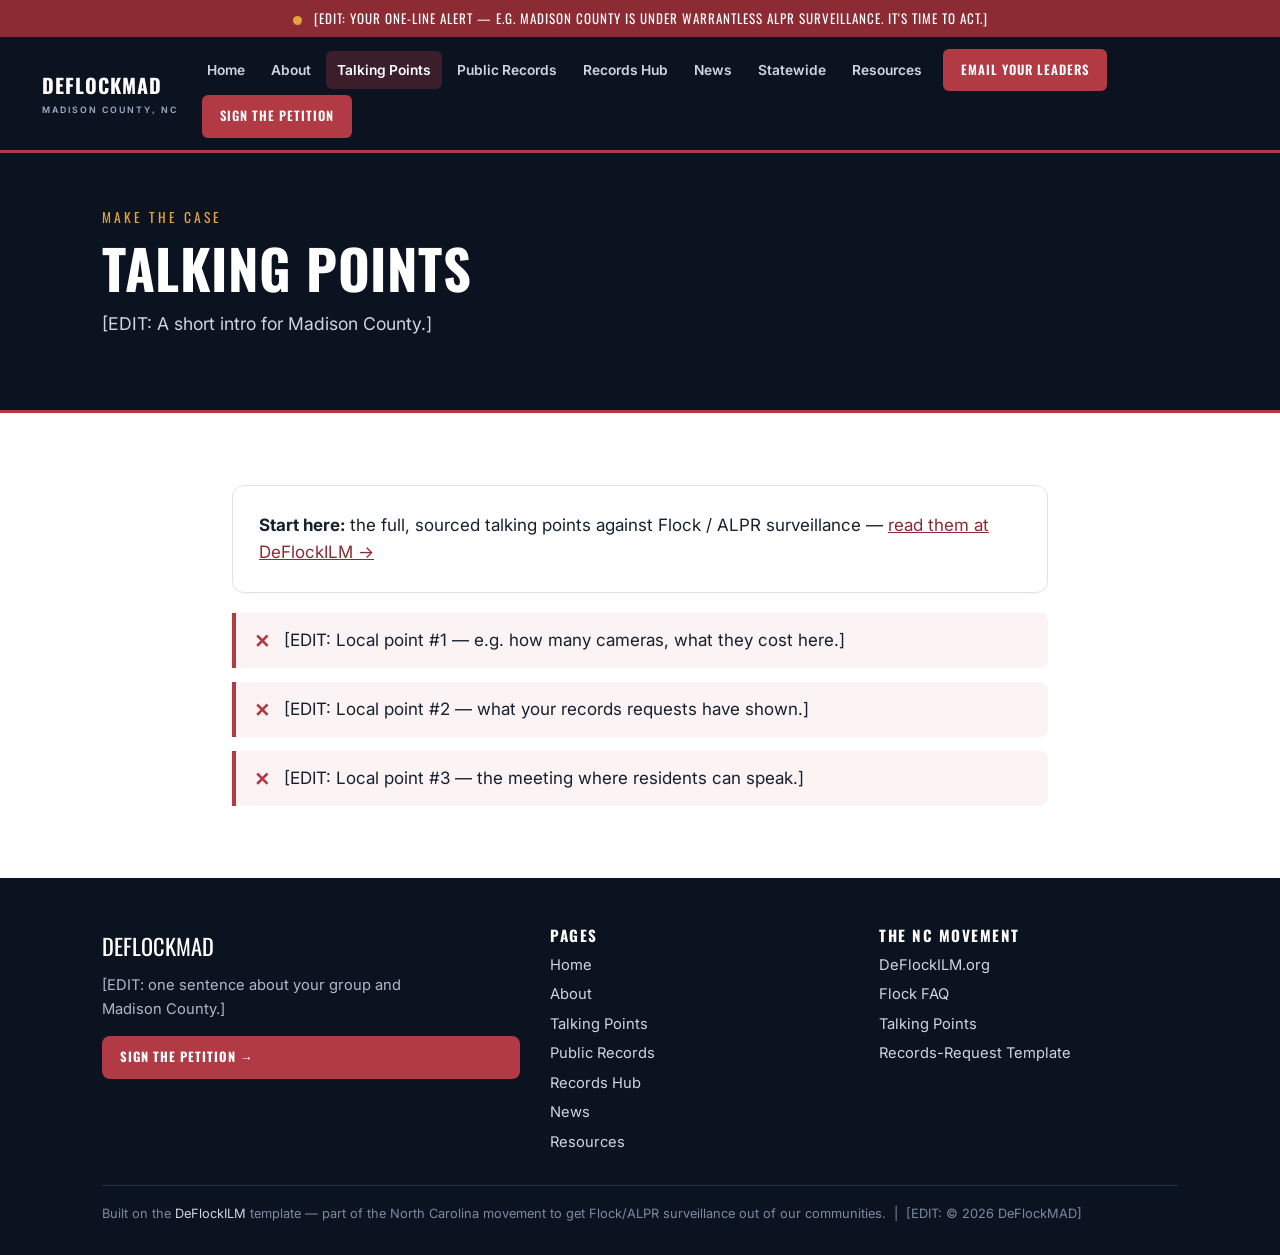
<file: sfa/talking-points.html>
<!DOCTYPE html>
<html lang="en">

<head>
  <meta charset="utf-8">
  <meta name="viewport" content="width=device-width, initial-scale=1">
  <title>Talking Points — DeFlockMAD</title>
  <style>
    @import url('https://fonts.googleapis.com/css2?family=Oswald:wght@500;600;700&family=Inter:wght@400;500;600;700&display=optional');

    :root {
      --ink: #0b1320;
      --ink2: #11203a;
      --panel: #0f1b30;
      --red: #b23a44;
      --red-d: #8c2b34;
      --red-rgb: 178, 58, 68;
      --amber: #e6a23c;
      --paper: #f6f7f9;
      --line: #dfe3ea;
      --muted: #5a6675;
      --white: #ffffff;
      --maxw: 1120px;
      --h: 'Oswald', Impact, 'Arial Narrow Bold', sans-serif;
      --b: 'Inter', -apple-system, BlinkMacSystemFont, 'Segoe UI', Roboto, Arial, sans-serif;
    }

    * {
      box-sizing: border-box
    }

    html {
      scroll-behavior: smooth
    }

    body {
      margin: 0;
      font-family: var(--b);
      color: #16202e;
      background: var(--white);
      line-height: 1.6;
      font-size: 17px;
      -webkit-font-smoothing: antialiased
    }

    a {
      color: var(--red-d)
    }

    img {
      max-width: 100%;
      height: auto;
      display: block
    }

    h1,
    h2,
    h3,
    h4 {
      font-family: var(--h);
      font-weight: 700;
      line-height: 1.05;
      letter-spacing: .5px;
      margin: 0 0 .4em;
      text-transform: uppercase
    }

    h2 {
      font-size: clamp(1.7rem, 3.6vw, 2.7rem)
    }

    h3 {
      font-size: 1.25rem;
      letter-spacing: .6px
    }

    p {
      margin: 0 0 1em
    }

    .wrap {
      max-width: var(--maxw);
      margin: 0 auto;
      padding: 0 22px
    }

    .section {
      padding: 72px 0
    }

    .section.tight {
      padding: 48px 0
    }

    .ticker {
      background: var(--red-d);
      color: #fff;
      font-family: var(--h);
      letter-spacing: 1px;
      text-transform: uppercase;
      font-size: .82rem;
      padding: 8px 0;
      text-align: center
    }

    .ticker .dot {
      display: inline-block;
      width: 9px;
      height: 9px;
      border-radius: 50%;
      background: var(--amber);
      margin-right: 8px;
      vertical-align: middle;
      animation: blink 1.1s infinite
    }

    @keyframes blink {
      50% {
        opacity: .25
      }
    }

    .hdr {
      position: sticky;
      top: 0;
      z-index: 50;
      background: var(--ink);
      color: #fff;
      border-bottom: 3px solid var(--red)
    }

    .hdr .bar {
      display: flex;
      align-items: center;
      gap: 18px;
      padding: 12px 22px;
      max-width: 1240px;
      margin: 0 auto
    }

    .brand {
      font-family: var(--h);
      font-weight: 700;
      text-transform: uppercase;
      letter-spacing: 1px;
      color: #fff;
      text-decoration: none;
      font-size: 1.25rem;
      white-space: nowrap
    }

    .brand b {
      color: var(--red)
    }

    .brand .lab {
      display: block;
      font-family: var(--b);
      font-weight: 600;
      letter-spacing: 2px;
      font-size: .55rem;
      color: #9fb0c6;
      text-transform: uppercase;
      margin-top: 2px
    }

    .nav {
      display: flex;
      gap: 4px;
      margin-left: auto;
      flex-wrap: wrap;
      align-items: center
    }

    .nav a {
      color: #cdd6e3;
      text-decoration: none;
      font-weight: 600;
      font-size: .86rem;
      padding: 8px 11px;
      border-radius: 6px
    }

    .nav a:hover {
      color: #fff;
      background: rgba(255, 255, 255, .08)
    }

    .nav a.active {
      color: #fff;
      background: rgba(var(--red-rgb), .28)
    }

    .btn {
      display: inline-block;
      font-family: var(--h);
      text-transform: uppercase;
      letter-spacing: 1px;
      font-weight: 700;
      text-decoration: none;
      border-radius: 8px;
      padding: 13px 24px;
      font-size: .95rem;
      cursor: pointer;
      border: 2px solid transparent;
      transition: transform .08s ease
    }

    .btn:active {
      transform: translateY(1px)
    }

    .btn.red {
      background: var(--red);
      color: #fff
    }

    .btn.red:hover {
      background: var(--red-d)
    }

    .btn.ghost {
      background: transparent;
      color: #fff;
      border-color: #fff
    }

    .btn.ghost:hover {
      background: #fff;
      color: var(--ink)
    }

    .btn.dark {
      background: var(--ink);
      color: #fff
    }

    .btn.dark:hover {
      background: var(--ink2)
    }

    .btn.sm {
      padding: 9px 16px;
      font-size: .8rem
    }

    .nav .btn {
      margin-left: 6px
    }

    .hero {
      position: relative;
      color: #fff;
      background: linear-gradient(180deg, rgba(8, 14, 25, .45) 0%, rgba(8, 14, 25, .62) 45%, rgba(8, 14, 25, .9) 100%), url('https://deflockilm.org/wp-content/uploads/2026/06/Flock_Camera_Wilmington_Bridge-1.jpg') center/cover no-repeat;
      background-color: var(--ink)
    }

    .hero .wrap {
      padding-top: 84px;
      padding-bottom: 84px
    }

    .eyebrow {
      font-family: var(--h);
      text-transform: uppercase;
      letter-spacing: 3px;
      font-size: .85rem;
      color: var(--amber);
      margin-bottom: 14px
    }

    .hero h1 {
      font-size: clamp(2.6rem, 7vw, 5rem);
      margin-bottom: .25em;
      text-shadow: 0 2px 30px rgba(0, 0, 0, .4)
    }

    .hero h1 em {
      color: var(--red);
      font-style: normal
    }

    .hero .lead {
      font-size: clamp(1.05rem, 2.2vw, 1.4rem);
      max-width: 760px;
      color: #e7ecf3;
      font-family: var(--b)
    }

    .hero .cta {
      display: flex;
      gap: 14px;
      flex-wrap: wrap;
      margin-top: 30px
    }

    .scanline {
      position: absolute;
      left: 0;
      right: 0;
      bottom: 0;
      height: 4px;
      background: linear-gradient(90deg, transparent, var(--red), transparent);
      animation: scan 3.5s linear infinite
    }

    @keyframes scan {
      0% {
        transform: translateX(-60%)
      }

      100% {
        transform: translateX(60%)
      }
    }

    .phead {
      background: var(--ink);
      color: #fff;
      border-bottom: 3px solid var(--red)
    }

    .phead .wrap {
      padding: 54px 22px
    }

    .phead .eyebrow {
      margin-bottom: 10px
    }

    .phead h1 {
      font-size: clamp(2rem, 5vw, 3.4rem);
      margin: 0
    }

    .phead .lead {
      color: #cdd6e3;
      max-width: 760px;
      margin-top: 14px;
      font-size: 1.1rem
    }

    .kicker {
      font-family: var(--h);
      letter-spacing: 2px;
      text-transform: uppercase;
      color: var(--red);
      font-size: .85rem;
      margin-bottom: 8px
    }

    .lede {
      font-size: 1.18rem;
      color: #27313f;
      max-width: 820px
    }

    .dark {
      background: var(--ink);
      color: #eef2f7
    }

    .dark h2 {
      color: #fff
    }

    .dark .kicker {
      color: var(--amber)
    }

    .dark a {
      color: #ffd166
    }

    .tint {
      background: var(--paper)
    }

    .center {
      text-align: center
    }

    .center .lede {
      margin-left: auto;
      margin-right: auto
    }

    .grid {
      display: grid;
      gap: 22px
    }

    .g3 {
      grid-template-columns: repeat(3, 1fr)
    }

    .g2 {
      grid-template-columns: repeat(2, 1fr)
    }

    .card {
      background: #fff;
      border: 1px solid var(--line);
      border-radius: 12px;
      padding: 26px;
      box-shadow: 0 1px 0 rgba(0, 0, 0, .02)
    }

    .dark .card {
      background: var(--panel);
      border-color: #22344f
    }

    .card h3 {
      color: #16202e
    }

    .dark .card h3 {
      color: #fff
    }

    .card .ico {
      font-size: 1.7rem;
      margin-bottom: 6px
    }

    .stakes {
      list-style: none;
      padding: 0;
      margin: 0;
      display: grid;
      gap: 14px
    }

    .stakes li {
      display: flex;
      gap: 14px;
      align-items: flex-start;
      background: rgba(var(--red-rgb), .06);
      border-left: 4px solid var(--red);
      padding: 14px 18px;
      border-radius: 0 8px 8px 0
    }

    .dark .stakes li {
      background: rgba(var(--red-rgb), .13)
    }

    .stakes .x {
      color: var(--red);
      font-weight: 800;
      font-family: var(--h);
      font-size: 1.2rem;
      line-height: 1.4
    }

    .wins {
      list-style: none;
      padding: 0;
      margin: 0;
      display: grid;
      gap: 14px
    }

    .wins li {
      display: flex;
      gap: 14px;
      align-items: flex-start;
      background: rgba(46, 196, 138, .10);
      border-left: 4px solid #18a558;
      padding: 14px 18px;
      border-radius: 0 8px 8px 0
    }

    .wins .c {
      color: #0e7a40;
      font-weight: 800;
      font-size: 1.1rem
    }

    .auth {
      display: grid;
      grid-template-columns: repeat(4, 1fr);
      gap: 18px;
      margin-top: 18px
    }

    .auth div {
      text-align: center;
      padding: 16px;
      border: 1px solid #22344f;
      border-radius: 10px;
      background: var(--panel)
    }

    .auth .big {
      font-family: var(--h);
      font-size: 1.5rem;
      color: #fff;
      display: block;
      margin-bottom: 4px
    }

    .auth small {
      color: #9fb0c6
    }

    .steps {
      display: grid;
      grid-template-columns: repeat(3, 1fr);
      gap: 22px
    }

    .step {
      background: #fff;
      border: 1px solid var(--line);
      border-radius: 12px;
      padding: 26px;
      position: relative
    }

    .step .n {
      font-family: var(--h);
      font-size: 1rem;
      background: var(--red);
      color: #fff;
      width: 38px;
      height: 38px;
      border-radius: 50%;
      display: grid;
      place-items: center;
      margin-bottom: 12px
    }

    .tp {
      display: grid;
      gap: 18px
    }

    .tp .card {
      padding: 24px 26px
    }

    .tp h3 {
      display: flex;
      gap: 12px;
      align-items: baseline
    }

    .tp h3 .badge {
      font-family: var(--h);
      background: var(--ink);
      color: #fff;
      border-radius: 8px;
      padding: 2px 12px;
      font-size: 1rem
    }

    .tp ul {
      margin: .4em 0 0;
      padding-left: 1.1em
    }

    .tp li {
      margin: .35em 0
    }

    .doclist {
      display: grid;
      gap: 12px
    }

    .doc {
      display: flex;
      align-items: center;
      gap: 14px;
      background: #fff;
      border: 1px solid var(--line);
      border-radius: 10px;
      padding: 16px 20px;
      text-decoration: none;
      color: #16202e;
      font-weight: 600
    }

    .doc:hover {
      border-color: var(--red);
      box-shadow: 0 4px 16px rgba(0, 0, 0, .06)
    }

    .doc .pdf {
      font-family: var(--h);
      background: var(--red);
      color: #fff;
      border-radius: 6px;
      padding: 4px 10px;
      font-size: .8rem;
      letter-spacing: 1px
    }

    .doc .arr {
      margin-left: auto;
      color: var(--red);
      font-weight: 800
    }

    .linkcard {
      display: block;
      background: #fff;
      border: 1px solid var(--line);
      border-radius: 12px;
      padding: 22px;
      text-decoration: none;
      color: #16202e;
      height: 100%
    }

    .linkcard:hover {
      border-color: var(--red);
      box-shadow: 0 6px 20px rgba(0, 0, 0, .07)
    }

    .linkcard .src {
      font-family: var(--h);
      letter-spacing: 1px;
      text-transform: uppercase;
      font-size: .75rem;
      color: var(--red);
      margin-bottom: 8px
    }

    .linkcard h3 {
      font-size: 1.15rem;
      margin: 0
    }

    .linkcard p {
      color: var(--muted);
      font-size: .95rem;
      margin: .6em 0 0
    }

    .linkcard .go {
      margin-top: 12px;
      font-weight: 700;
      color: var(--red-d)
    }

    /* keep white cards readable inside dark sections (override .dark a amber) */
    .dark .linkcard {
      color: #16202e
    }

    .dark .linkcard h3 {
      color: #16202e
    }

    .dark .linkcard .src {
      color: var(--red)
    }

    .dark .linkcard .go {
      color: var(--red-d)
    }

    .reps {
      display: grid;
      grid-template-columns: repeat(2, 1fr);
      gap: 16px
    }

    .rep {
      display: flex;
      align-items: center;
      gap: 16px;
      background: #fff;
      border: 1px solid var(--line);
      border-radius: 12px;
      padding: 18px 20px
    }

    .rep .who {
      flex: 1
    }

    .rep .who b {
      font-family: var(--h);
      font-size: 1.2rem;
      letter-spacing: .5px;
      display: block
    }

    .rep .who span {
      color: var(--muted);
      font-size: .9rem
    }

    .script {
      background: var(--panel);
      color: #dfe7f2;
      border-radius: 12px;
      padding: 26px;
      white-space: pre-wrap;
      font-family: 'Inter', monospace;
      font-size: .93rem;
      line-height: 1.7;
      border: 1px solid #22344f
    }

    .pull {
      border-left: 5px solid var(--red);
      padding: 6px 0 6px 22px;
      font-family: var(--h);
      font-size: 1.4rem;
      text-transform: uppercase;
      letter-spacing: .5px;
      color: #16202e
    }

    .dark .pull {
      color: #fff
    }

    .videos {
      display: grid;
      grid-template-columns: 1fr 1fr;
      gap: 20px
    }

    .vid {
      position: relative;
      padding-top: 56.25%;
      border-radius: 12px;
      overflow: hidden;
      border: 1px solid #22344f
    }

    .vid iframe {
      position: absolute;
      inset: 0;
      width: 100%;
      height: 100%;
      border: 0
    }

    /* article / posts */
    .article {
      padding: 56px 0
    }

    .prose {
      max-width: 760px;
      margin: 0 auto;
      font-size: 1.08rem
    }

    .prose p {
      margin: 0 0 1.1em
    }

    .prose h3 {
      font-size: 1.4rem;
      margin: 1.6em 0 .5em;
      color: #16202e
    }

    .prose a {
      color: var(--red-d);
      font-weight: 600
    }

    .prose ul {
      padding-left: 1.2em;
      margin: 0 0 1.2em
    }

    .prose li {
      margin: .45em 0
    }

    .prose blockquote {
      margin: 1.4em 0;
      padding: 16px 22px;
      background: var(--paper);
      border-left: 5px solid var(--red);
      font-style: italic;
      color: #33414f;
      border-radius: 0 8px 8px 0
    }

    .prose figure {
      margin: 1.6em 0
    }

    .prose figure img {
      border-radius: 12px;
      border: 1px solid var(--line);
      margin: 0 auto
    }

    .prose figcaption {
      font-size: .85rem;
      color: var(--muted);
      margin-top: 8px;
      text-align: center;
      font-style: italic
    }

    .prose table {
      width: 100%;
      border-collapse: collapse;
      margin: 1.4em 0;
      font-size: .98rem
    }

    .prose th,
    .prose td {
      border: 1px solid var(--line);
      padding: 10px 14px;
      text-align: left
    }

    .prose th {
      background: var(--ink);
      color: #fff;
      font-family: var(--h);
      letter-spacing: .5px;
      font-weight: 600
    }

    .prose tbody tr:nth-child(even) {
      background: var(--paper)
    }

    .prose td:last-child {
      text-align: right;
      font-variant-numeric: tabular-nums;
      font-weight: 600
    }

    .postmeta {
      display: flex;
      gap: 14px;
      align-items: center;
      color: #9fb0c6;
      font-size: .9rem;
      margin-bottom: 6px;
      font-family: var(--h);
      letter-spacing: 1px;
      text-transform: uppercase
    }

    .callout {
      background: var(--panel);
      color: #dfe7f2;
      border-radius: 12px;
      padding: 22px 26px;
      border: 1px solid #22344f;
      margin: 1.8em 0
    }

    .callout a {
      color: #ffd166;
      font-weight: 700
    }

    .callout .cta {
      display: flex;
      gap: 12px;
      flex-wrap: wrap;
      margin-top: 14px
    }

    .backlink {
      display: inline-block;
      margin-bottom: 18px;
      color: #cdd6e3;
      text-decoration: none;
      font-weight: 600;
      font-family: var(--h);
      letter-spacing: 1px;
      font-size: .85rem;
      text-transform: uppercase
    }

    .backlink:hover {
      color: #fff
    }

    .band {
      background: linear-gradient(180deg, var(--ink2), var(--ink));
      color: #fff;
      text-align: center;
      border-top: 3px solid var(--red);
      border-bottom: 3px solid var(--red)
    }

    .band h2 {
      color: #fff
    }

    .band .kicker {
      color: var(--amber) !important
    }

    .band .wrap {
      padding: 60px 22px
    }

    .band .cta {
      display: flex;
      gap: 14px;
      justify-content: center;
      flex-wrap: wrap;
      margin-top: 22px
    }

    .band .btn.ghost {
      border-color: #fff
    }

    .foot {
      background: var(--ink);
      color: #aeb9c8;
      font-size: .92rem
    }

    .foot .wrap {
      padding: 50px 22px 30px
    }

    .foot .cols {
      display: grid;
      grid-template-columns: 1.4fr 1fr 1fr;
      gap: 30px
    }

    .foot a {
      color: #cdd6e3;
      text-decoration: none;
      display: block;
      padding: 3px 0
    }

    .foot a:hover {
      color: #fff
    }

    .foot h4 {
      color: #fff;
      font-size: .95rem;
      letter-spacing: 1.5px
    }

    .foot .big {
      font-family: var(--h);
      font-size: 1.4rem;
      color: #fff;
      text-transform: uppercase
    }

    .foot .big b {
      color: var(--red)
    }

    .foot .legal {
      border-top: 1px solid #22344f;
      margin-top: 28px;
      padding-top: 18px;
      color: #7c8aa0;
      font-size: .8rem
    }

    @media(max-width:900px) {

      .g3,
      .g2,
      .steps,
      .auth,
      .reps,
      .videos,
      .foot .cols {
        grid-template-columns: 1fr
      }

      .auth {
        grid-template-columns: 1fr 1fr
      }

      .nav {
        width: 100%;
        flex-wrap: wrap;
        justify-content: center;
        margin-top: 8px
      }

      .nav .btn {
        margin: 6px 4px 0
      }

      .hdr .bar {
        flex-wrap: wrap;
        justify-content: center;
        text-align: center
      }
    }

    /* ============================================================
   WORDPRESS THEME RESET
   Hides the theme's own header/footer and removes the narrow
   content column so the DeFlockILM design fills the page.
   (Use this when "Blank Canvas" isn't available to select.)
   ============================================================ */
    .wp-block-template-part,
    header.wp-block-template-part,
    footer.wp-block-template-part,
    .wp-block-site-title,
    .wp-block-site-tagline,
    .wp-block-navigation,
    .site-header,
    .site-footer,
    #masthead,
    #colophon,
    header#header,
    .site-branding,
    .main-navigation,
    .wp-block-group.alignfull.has-global-padding:first-child {
      display: none !important;
    }

    .wp-site-blocks,
    main,
    .wp-block-post-content,
    .entry-content,
    .is-layout-constrained,
    .is-layout-flow {
      max-width: none !important;
      margin-left: 0 !important;
      margin-right: 0 !important;
      padding-left: 0 !important;
      padding-right: 0 !important;
    }

    .wp-site-blocks {
      padding-top: 0 !important;
    }

    .wp-block-post-content>*,
    .entry-content>* {
      max-width: none !important;
    }

    .wp-block-post-title,
    .entry-title {
      display: none !important;
    }

    .wp-block-post-featured-image,
    figure.wp-block-post-featured-image,
    .post-thumbnail,
    .wp-post-image,
    .attachment-post-thumbnail {
      display: none !important;
    }
  </style>
</head>

<body>
  <div class="ticker"><span class="dot"></span> [EDIT: your one-line alert — e.g. Madison County is under warrantless
    ALPR surveillance. It's time to act.]</div>
  <header class="hdr">
    <div class="bar">
      <a class="brand" href="index.html">DeFlockMAD<span class="lab">Madison County, NC</span></a>
      <nav class="nav"><a href="index.html">Home</a><a href="about.html">About</a><a href="talking-points.html"
          class="active">Talking
          Points</a><a href="public-records.html">Public Records</a><a href="records-hub.html">Records Hub</a><a
          href="news.html">News</a><a href="https://deflockilm.org/flock-in-north-carolina/" target="_blank"
          rel="noopener">Statewide</a><a href="resources.html">Resources</a>
        <a class="btn red sm" href="email.html">Email Your Leaders</a>
        <a class="btn red sm" href="https://www.change.org/YOUR-PETITION" target="_blank" rel="noopener">Sign the
          Petition</a>
      </nav>
    </div>
  </header>
  <div class="phead">
    <div class="wrap">
      <div class="eyebrow">Make the case</div>
      <h1>Talking Points</h1>
      <p class="lead">[EDIT: A short intro for Madison County.]</p>
    </div>
  </div>
  <section class="section">
    <div class="wrap" style="max-width:860px">
      <div class="card" style="margin-bottom:20px">
        <b>Start here:</b> the full, sourced talking points against Flock / ALPR surveillance &mdash;
        <a href="https://deflockilm.org/talking-points-against-flock-ai-alpr-cameras/" target="_blank"
          rel="noopener">read them at DeFlockILM &#8594;</a>
      </div>
      <ul class="stakes">
        <li><span class="x">&#10005;</span>
          <div>[EDIT: Local point #1 — e.g. how many cameras, what they cost here.]</div>
        </li>
        <li><span class="x">&#10005;</span>
          <div>[EDIT: Local point #2 — what your records requests have shown.]</div>
        </li>
        <li><span class="x">&#10005;</span>
          <div>[EDIT: Local point #3 — the meeting where residents can speak.]</div>
        </li>
      </ul>
    </div>
  </section>
  <footer class="foot">
    <div class="wrap">
      <div class="cols">
        <div>
          <div class="big">DeFlockMAD</div>
          <p style="margin-top:10px;max-width:340px">[EDIT: one sentence about your group and Madison County.]</p>
          <a class="btn red sm" href="https://www.change.org/YOUR-PETITION" target="_blank" rel="noopener"
            style="margin-top:6px">Sign the Petition &#8594;</a>
        </div>
        <div>
          <h4>Pages</h4>
          <a href="index.html">Home</a><a href="about.html">About</a><a href="talking-points.html">Talking Points</a><a
            href="public-records.html">Public Records</a><a href="records-hub.html">Records Hub</a><a
            href="news.html">News</a><a href="resources.html">Resources</a>
        </div>
        <div>
          <h4>The NC Movement</h4>
          <a href="https://deflockilm.org" target="_blank" rel="noopener">DeFlockILM.org</a>
          <a href="https://deflockilm.org/faq/" target="_blank" rel="noopener">Flock FAQ</a>
          <a href="https://deflockilm.org/talking-points-against-flock-ai-alpr-cameras/" target="_blank"
            rel="noopener">Talking Points</a>
          <a href="https://deflockilm.org/nc-records-repository/" target="_blank" rel="noopener">Records-Request
            Template</a>
        </div>
      </div>
      <div class="legal">Built on the <a href="https://deflockilm.org" target="_blank" rel="noopener"
          style="display:inline">DeFlockILM</a> template &mdash; part of the North Carolina movement to get Flock/ALPR
        surveillance out of our communities. &nbsp;|&nbsp; [EDIT: &copy; 2026 DeFlockMAD]</div>
    </div>
  </footer>
</body>

</html>
</file>
